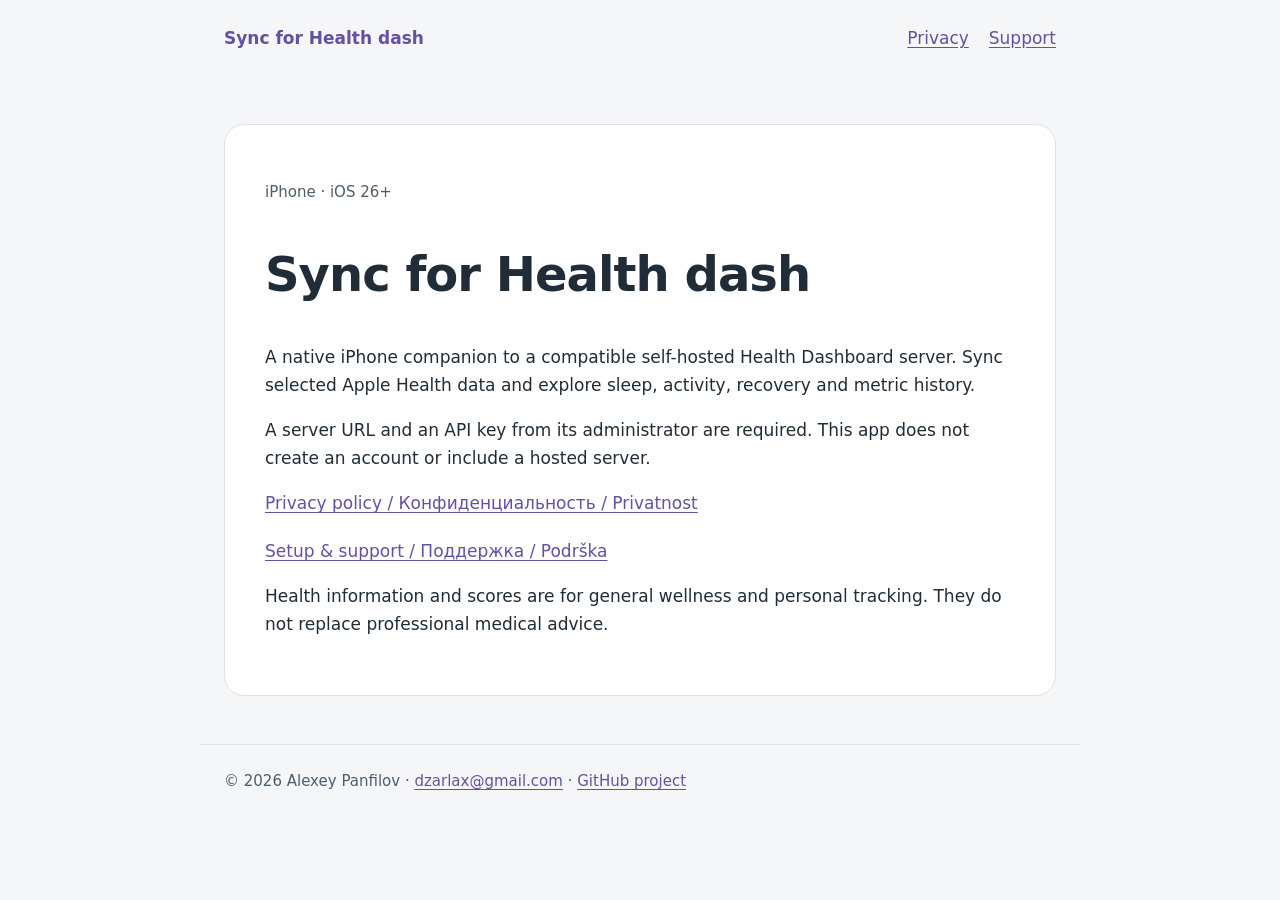
<file: index.html>
<!doctype html>
<html lang="en"><head><meta charset="utf-8"><meta name="viewport" content="width=device-width,initial-scale=1"><meta name="description" content="Health Sync for Sync for Health dash, an iPhone companion to a self-hosted Health Dashboard server."><title>Health Sync · Sync for Health dash</title><link rel="stylesheet" href="site.css"></head><body><header><a href="index.html">Sync for Health dash</a><nav aria-label="Site"><a href="privacy.html">Privacy</a><a href="support.html">Support</a></nav></header><main><article><p class="meta">iPhone · iOS 26+</p><h1>Sync for Health dash</h1><p>A native iPhone companion to a compatible self-hosted Health Dashboard server. Sync selected Apple Health data and explore sleep, activity, recovery and metric history.</p><p>A server URL and an API key from its administrator are required. This app does not create an account or include a hosted server.</p><nav><a href="privacy.html">Privacy policy / Конфиденциальность / Privatnost</a><a href="support.html">Setup &amp; support / Поддержка / Podrška</a></nav><p>Health information and scores are for general wellness and personal tracking. They do not replace professional medical advice.</p></article></main><footer>© 2026 Alexey Panfilov · <a href="mailto:dzarlax@gmail.com">dzarlax@gmail.com</a> · <a href="https://github.com/Dzarlax-AI/health-sync">GitHub project</a></footer></body></html>
</file>
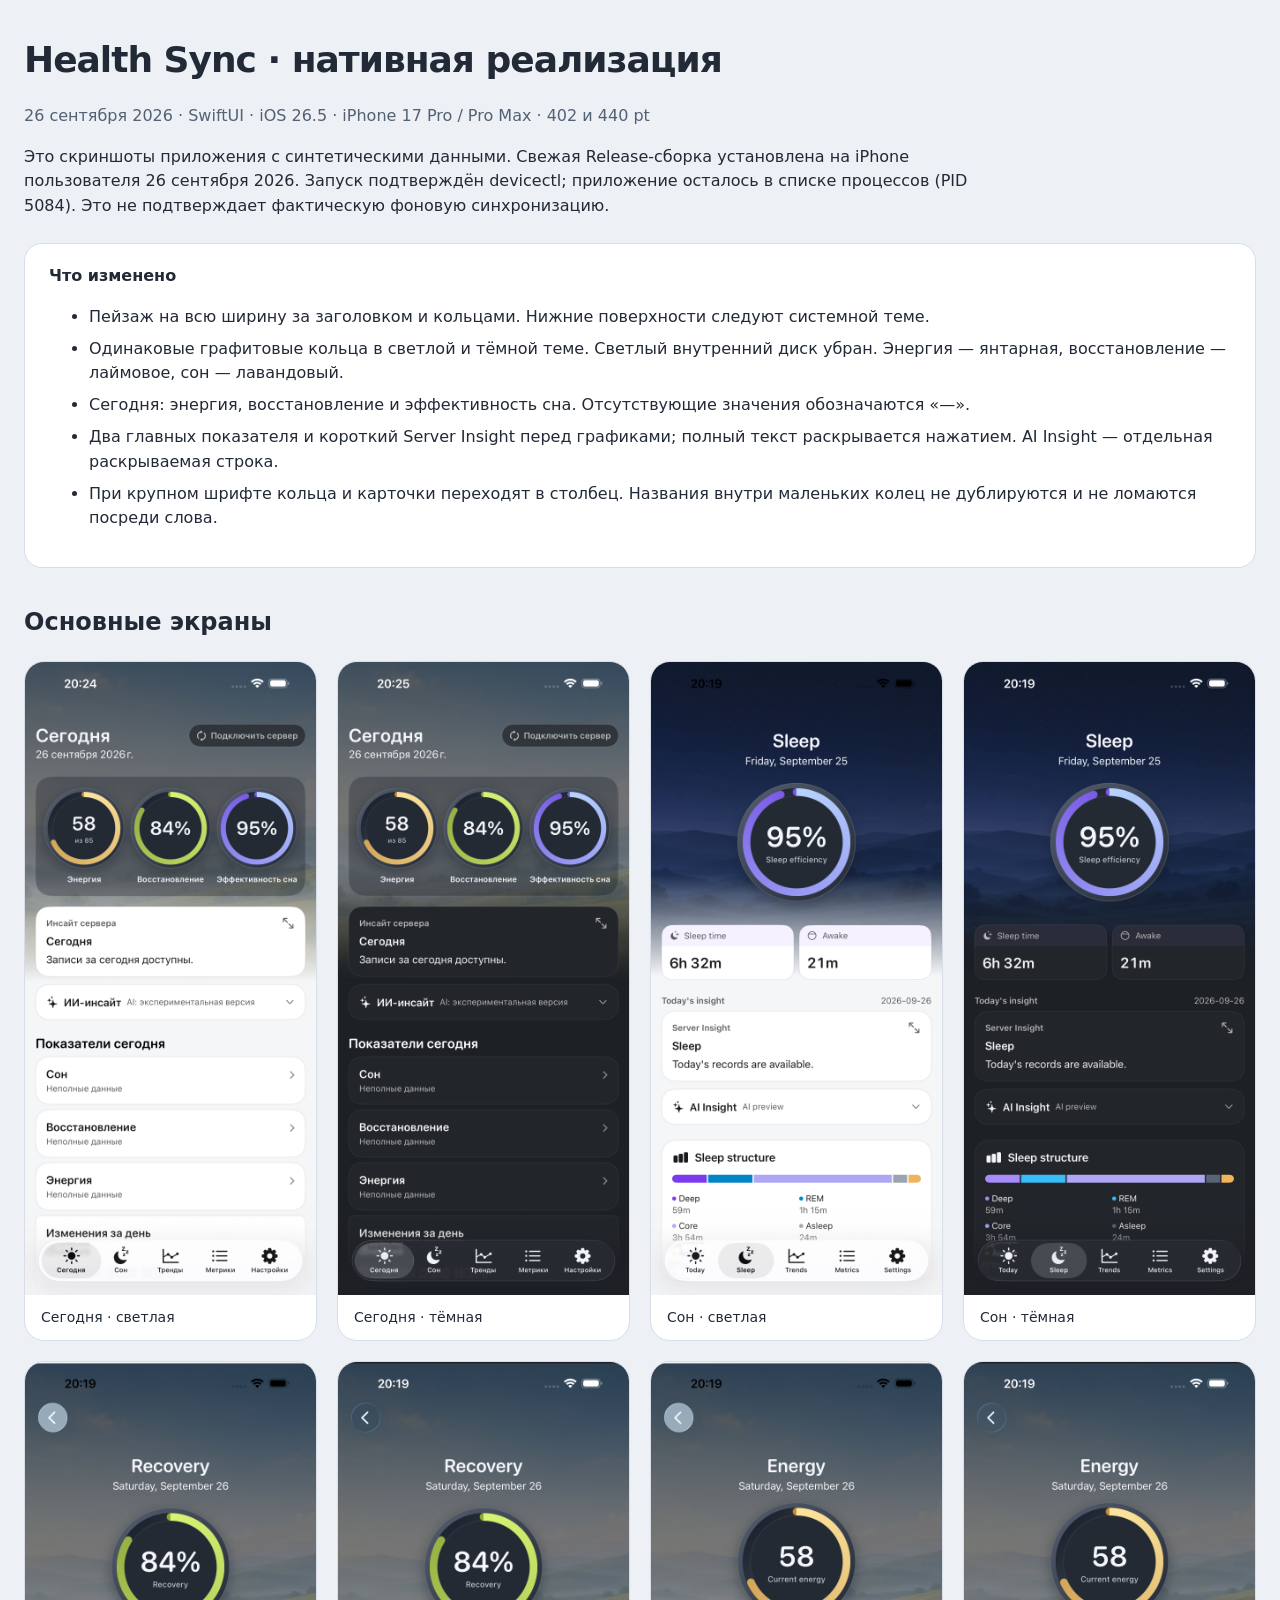
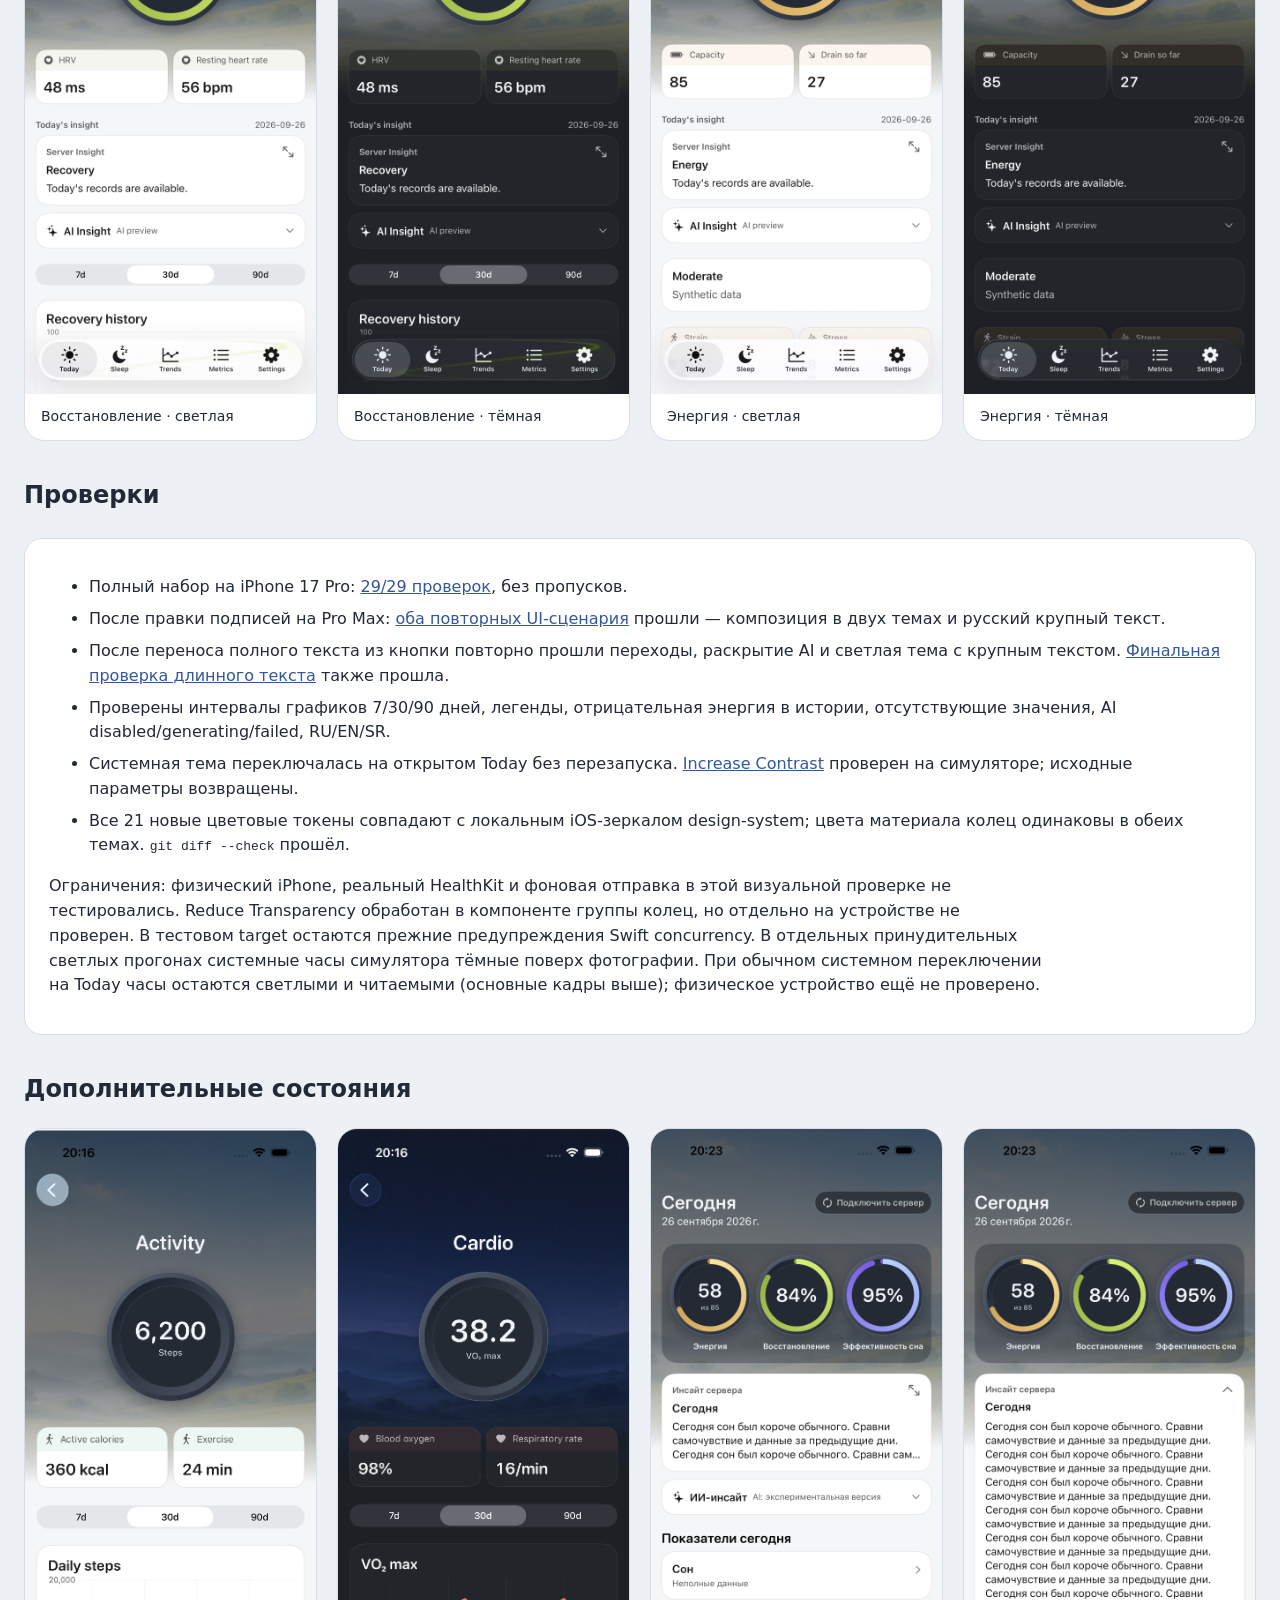
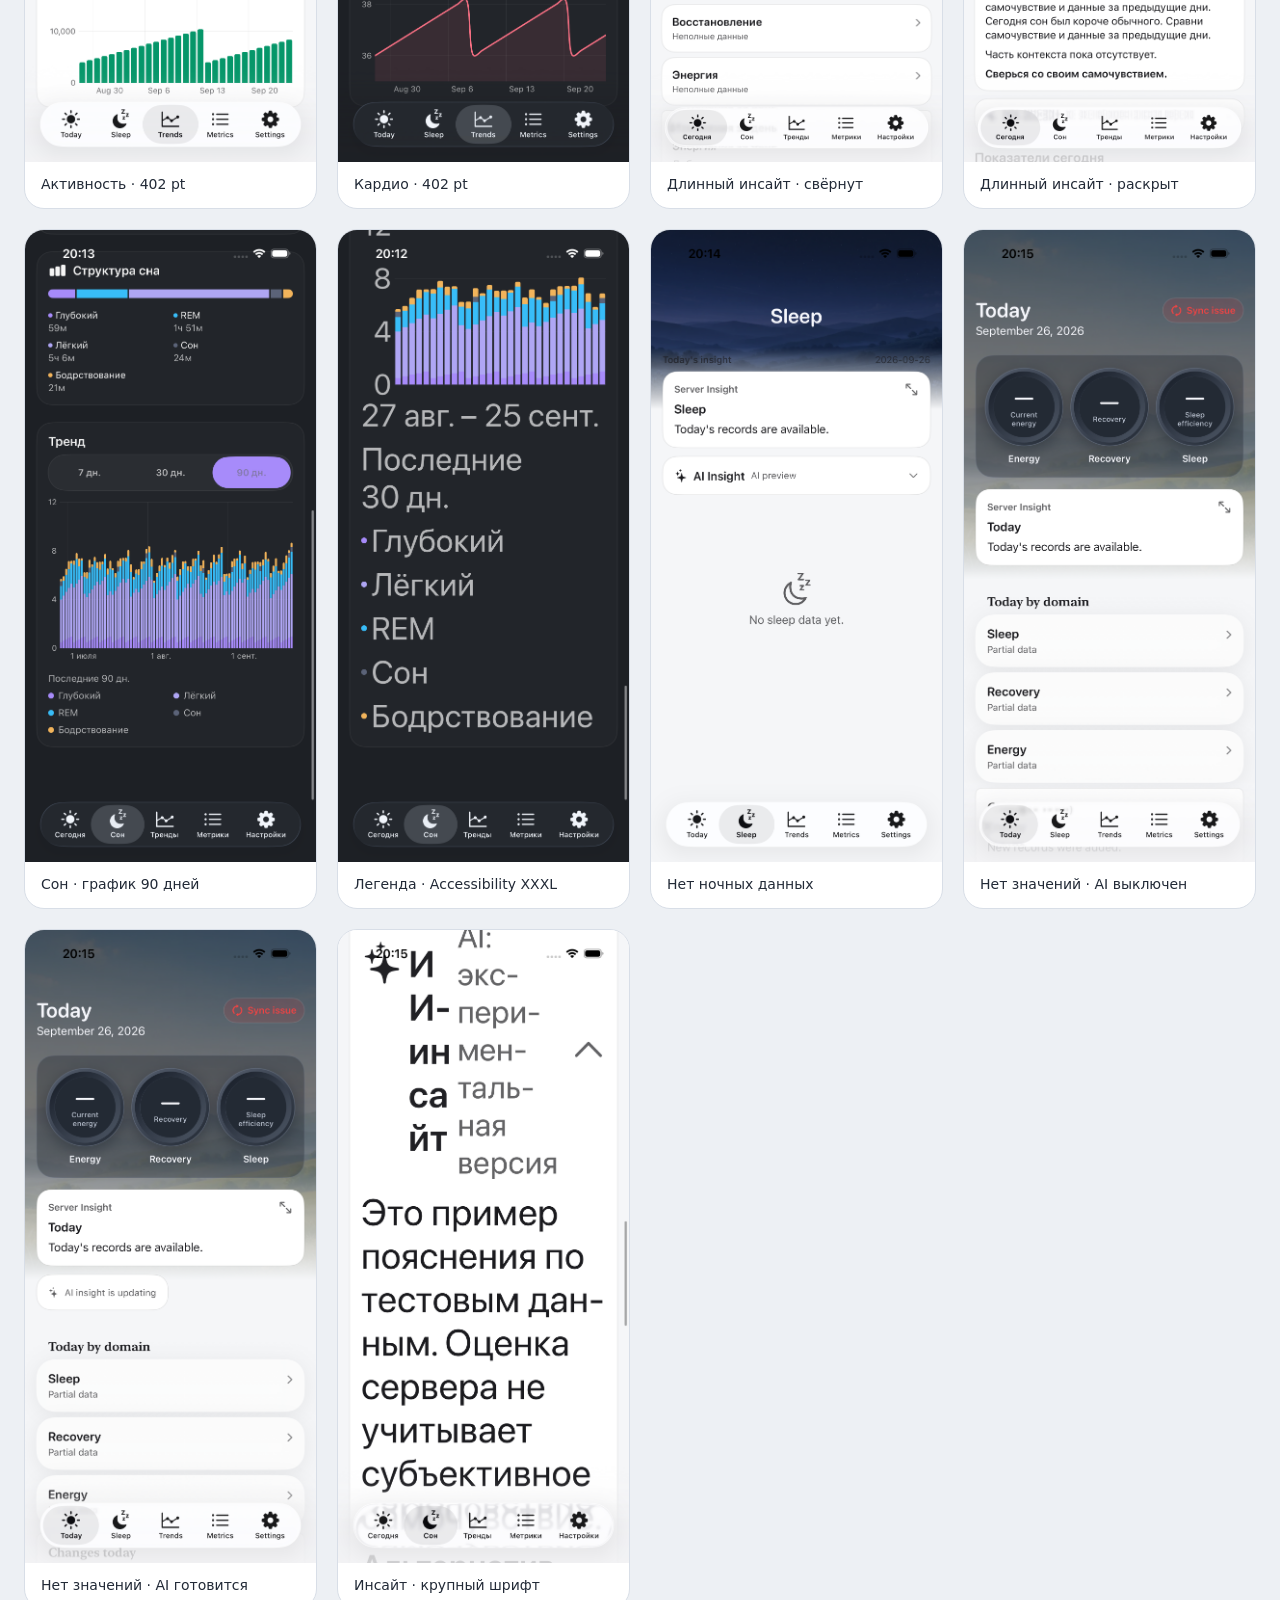
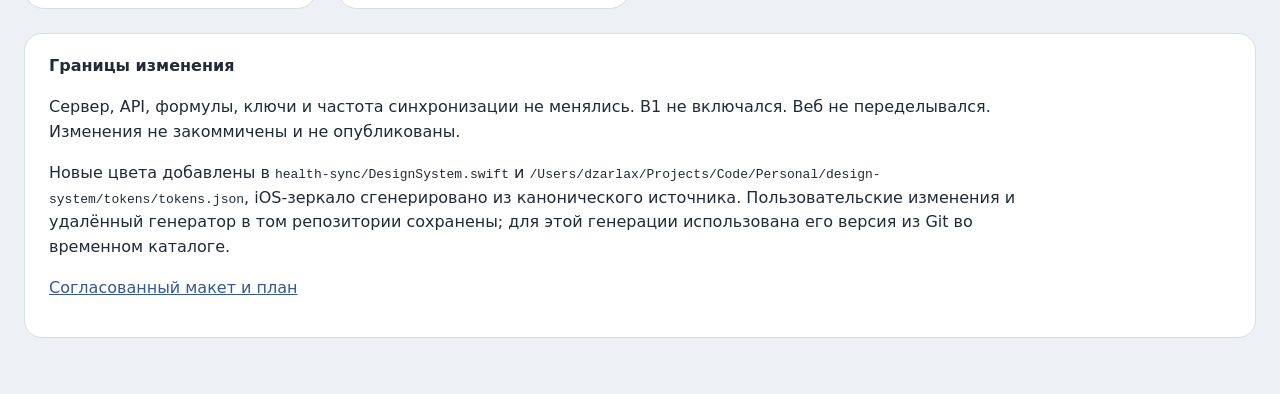
<file: docs/reviews/2026-09-26-bevel-native/index.html>
<!doctype html><html lang="ru"><meta charset="utf-8"><meta name="viewport" content="width=device-width,initial-scale=1"><title>Health Sync · нативный дизайн</title><style>*{box-sizing:border-box}body{margin:0;background:#edf0f4;color:#222a37;font:16px/1.55 system-ui,-apple-system,sans-serif}main{max-width:1440px;margin:auto;padding:32px 24px}h1{font-size:36px;letter-spacing:-1px;margin:0 0 8px}h2{margin-top:36px;font-size:24px}p{max-width:1000px}.meta{color:#536174}.box{padding:20px 24px;background:white;border:1px solid #d8dee7;border-radius:18px;margin:24px 0}.grid{display:grid;grid-template-columns:repeat(4,minmax(0,1fr));gap:20px}figure{margin:0;background:white;border-radius:20px;overflow:hidden;border:1px solid #d8dee7}img{display:block;width:100%;height:auto}figcaption{padding:12px 16px;font-size:14px}a{color:#345797}li{margin:7px 0}code{font-size:13px;overflow-wrap:anywhere}@media(max-width:1000px){.grid{grid-template-columns:repeat(2,minmax(0,1fr))}}@media(max-width:550px){main{padding:24px 12px}.grid{grid-template-columns:1fr}h1{font-size:28px}}</style><main><h1>Health Sync · нативная реализация</h1><p class="meta">26 сентября 2026 · SwiftUI · iOS 26.5 · iPhone 17 Pro / Pro Max · 402 и 440 pt</p><p>Это скриншоты приложения с синтетическими данными. Свежая Release-сборка установлена на iPhone пользователя 26 сентября 2026. Запуск подтверждён devicectl; приложение осталось в списке процессов (PID 5084). Это не подтверждает фактическую фоновую синхронизацию.</p><div class="box"><b>Что изменено</b><ul><li>Пейзаж на всю ширину за заголовком и кольцами. Нижние поверхности следуют системной теме.</li><li>Одинаковые графитовые кольца в светлой и тёмной теме. Светлый внутренний диск убран. Энергия — янтарная, восстановление — лаймовое, сон — лавандовый.</li><li>Сегодня: энергия, восстановление и эффективность сна. Отсутствующие значения обозначаются «—».</li><li>Два главных показателя и короткий Server Insight перед графиками; полный текст раскрывается нажатием. AI Insight — отдельная раскрываемая строка.</li><li>При крупном шрифте кольца и карточки переходят в столбец. Названия внутри маленьких колец не дублируются и не ломаются посреди слова.</li></ul></div><h2>Основные экраны</h2><div class="grid"><figure><a href="screenshots/today-system-light-440.png"><img loading="lazy" src="screenshots/today-system-light-440.png" alt="Сегодня · светлая"></a><figcaption>Сегодня · светлая</figcaption></figure><figure><a href="screenshots/today-system-dark-440.png"><img loading="lazy" src="screenshots/today-system-dark-440.png" alt="Сегодня · тёмная"></a><figcaption>Сегодня · тёмная</figcaption></figure><figure><a href="screenshots/sleep-top-light-440.png"><img loading="lazy" src="screenshots/sleep-top-light-440.png" alt="Сон · светлая"></a><figcaption>Сон · светлая</figcaption></figure><figure><a href="screenshots/sleep-top-dark-440.png"><img loading="lazy" src="screenshots/sleep-top-dark-440.png" alt="Сон · тёмная"></a><figcaption>Сон · тёмная</figcaption></figure><figure><a href="screenshots/recovery-top-light-440.png"><img loading="lazy" src="screenshots/recovery-top-light-440.png" alt="Восстановление · светлая"></a><figcaption>Восстановление · светлая</figcaption></figure><figure><a href="screenshots/recovery-top-dark-440.png"><img loading="lazy" src="screenshots/recovery-top-dark-440.png" alt="Восстановление · тёмная"></a><figcaption>Восстановление · тёмная</figcaption></figure><figure><a href="screenshots/energy-top-light-440.png"><img loading="lazy" src="screenshots/energy-top-light-440.png" alt="Энергия · светлая"></a><figcaption>Энергия · светлая</figcaption></figure><figure><a href="screenshots/energy-top-dark-440.png"><img loading="lazy" src="screenshots/energy-top-dark-440.png" alt="Энергия · тёмная"></a><figcaption>Энергия · тёмная</figcaption></figure></div><h2>Проверки</h2><div class="box"><ul><li>Полный набор на iPhone 17 Pro: <a href="test-results-402.json">29/29 проверок</a>, без пропусков.</li><li>После правки подписей на Pro Max: <a href="test-results-440.json">оба повторных UI-сценария</a> прошли — композиция в двух темах и русский крупный текст.</li><li>После переноса полного текста из кнопки повторно прошли переходы, раскрытие AI и светлая тема с крупным текстом. <a href="test-results-long-text.json">Финальная проверка длинного текста</a> также прошла.</li><li>Проверены интервалы графиков 7/30/90 дней, легенды, отрицательная энергия в истории, отсутствующие значения, AI disabled/generating/failed, RU/EN/SR.</li><li>Системная тема переключалась на открытом Today без перезапуска. <a href="screenshots/today-increase-contrast-440.png">Increase Contrast</a> проверен на симуляторе; исходные параметры возвращены.</li><li>Все 21 новые цветовые токены совпадают с локальным iOS-зеркалом design-system; цвета материала колец одинаковы в обеих темах. <code>git diff --check</code> прошёл.</li></ul><p>Ограничения: физический iPhone, реальный HealthKit и фоновая отправка в этой визуальной проверке не тестировались. Reduce Transparency обработан в компоненте группы колец, но отдельно на устройстве не проверен. В тестовом target остаются прежние предупреждения Swift concurrency. В отдельных принудительных светлых прогонах системные часы симулятора тёмные поверх фотографии. При обычном системном переключении на Today часы остаются светлыми и читаемыми (основные кадры выше); физическое устройство ещё не проверено.</p></div><h2>Дополнительные состояния</h2><div class="grid"><figure><a href="screenshots/activity-landscape-light-402.png"><img loading="lazy" src="screenshots/activity-landscape-light-402.png" alt="Активность · 402 pt"></a><figcaption>Активность · 402 pt</figcaption></figure><figure><a href="screenshots/cardio-landscape-dark-402.png"><img loading="lazy" src="screenshots/cardio-landscape-dark-402.png" alt="Кардио · 402 pt"></a><figcaption>Кардио · 402 pt</figcaption></figure><figure><a href="screenshots/long-server-insight-collapsed-440.png"><img loading="lazy" src="screenshots/long-server-insight-collapsed-440.png" alt="Длинный инсайт · свёрнут"></a><figcaption>Длинный инсайт · свёрнут</figcaption></figure><figure><a href="screenshots/long-server-insight-expanded-440.png"><img loading="lazy" src="screenshots/long-server-insight-expanded-440.png" alt="Длинный инсайт · раскрыт"></a><figcaption>Длинный инсайт · раскрыт</figcaption></figure><figure><a href="screenshots/sleep-90-days-normal-402.png"><img loading="lazy" src="screenshots/sleep-90-days-normal-402.png" alt="Сон · график 90 дней"></a><figcaption>Сон · график 90 дней</figcaption></figure><figure><a href="screenshots/sleep-legend-large-402.png"><img loading="lazy" src="screenshots/sleep-legend-large-402.png" alt="Легенда · Accessibility XXXL"></a><figcaption>Легенда · Accessibility XXXL</figcaption></figure><figure><a href="screenshots/empty-sleep-402.png"><img loading="lazy" src="screenshots/empty-sleep-402.png" alt="Нет ночных данных"></a><figcaption>Нет ночных данных</figcaption></figure><figure><a href="screenshots/missing-metrics-ai-disabled-402.png"><img loading="lazy" src="screenshots/missing-metrics-ai-disabled-402.png" alt="Нет значений · AI выключен"></a><figcaption>Нет значений · AI выключен</figcaption></figure><figure><a href="screenshots/missing-metrics-ai-generating-402.png"><img loading="lazy" src="screenshots/missing-metrics-ai-generating-402.png" alt="Нет значений · AI готовится"></a><figcaption>Нет значений · AI готовится</figcaption></figure><figure><a href="screenshots/sleep-expanded-light-large-402.png"><img loading="lazy" src="screenshots/sleep-expanded-light-large-402.png" alt="Инсайт · крупный шрифт"></a><figcaption>Инсайт · крупный шрифт</figcaption></figure></div><div class="box"><b>Границы изменения</b><p>Сервер, API, формулы, ключи и частота синхронизации не менялись. B1 не включался. Веб не переделывался. Изменения не закоммичены и не опубликованы.</p><p>Новые цвета добавлены в <code>health-sync/DesignSystem.swift</code> и <code>/Users/dzarlax/Projects/Code/Personal/design-system/tokens/tokens.json</code>, iOS-зеркало сгенерировано из канонического источника. Пользовательские изменения и удалённый генератор в том репозитории сохранены; для этой генерации использована его версия из Git во временном каталоге.</p><p><a href="../../ai-plans/2026-09-26-bevel-inspired-native-design.html">Согласованный макет и план</a></p></div></main></html>
</file>
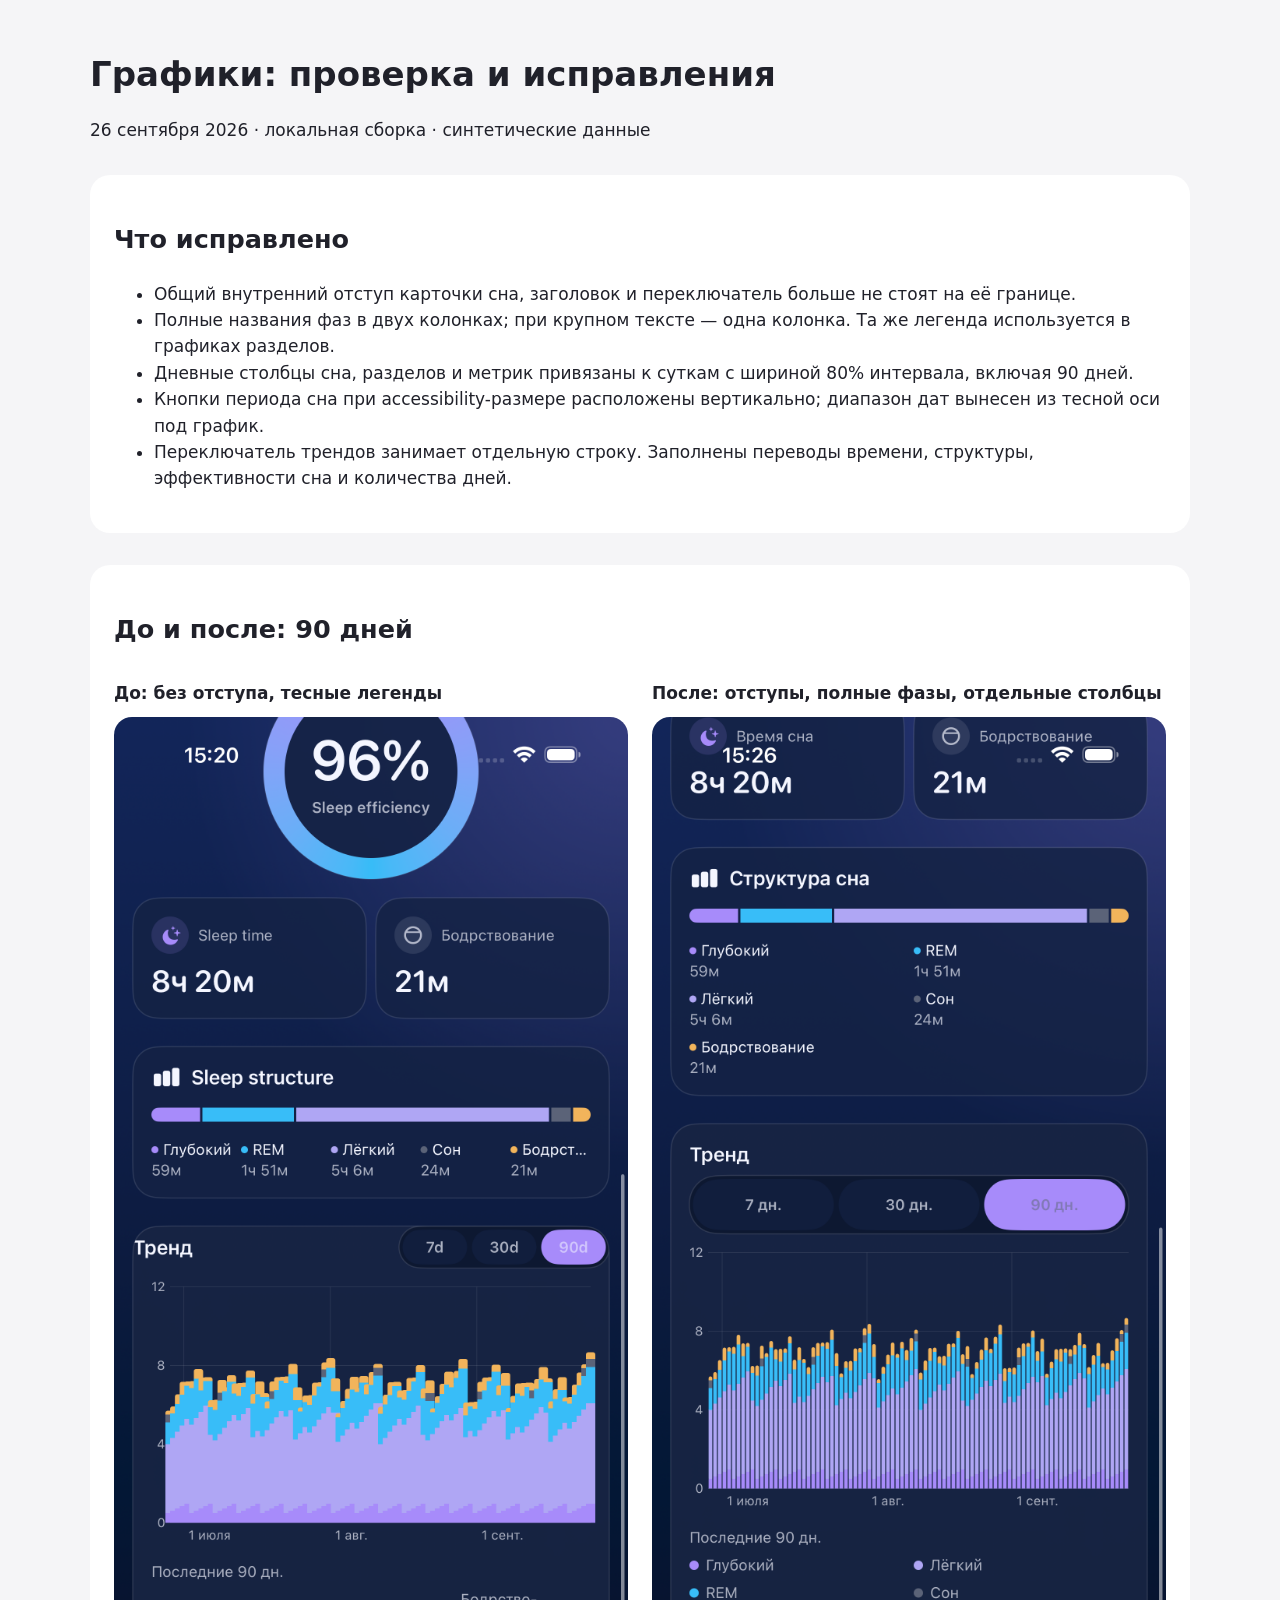
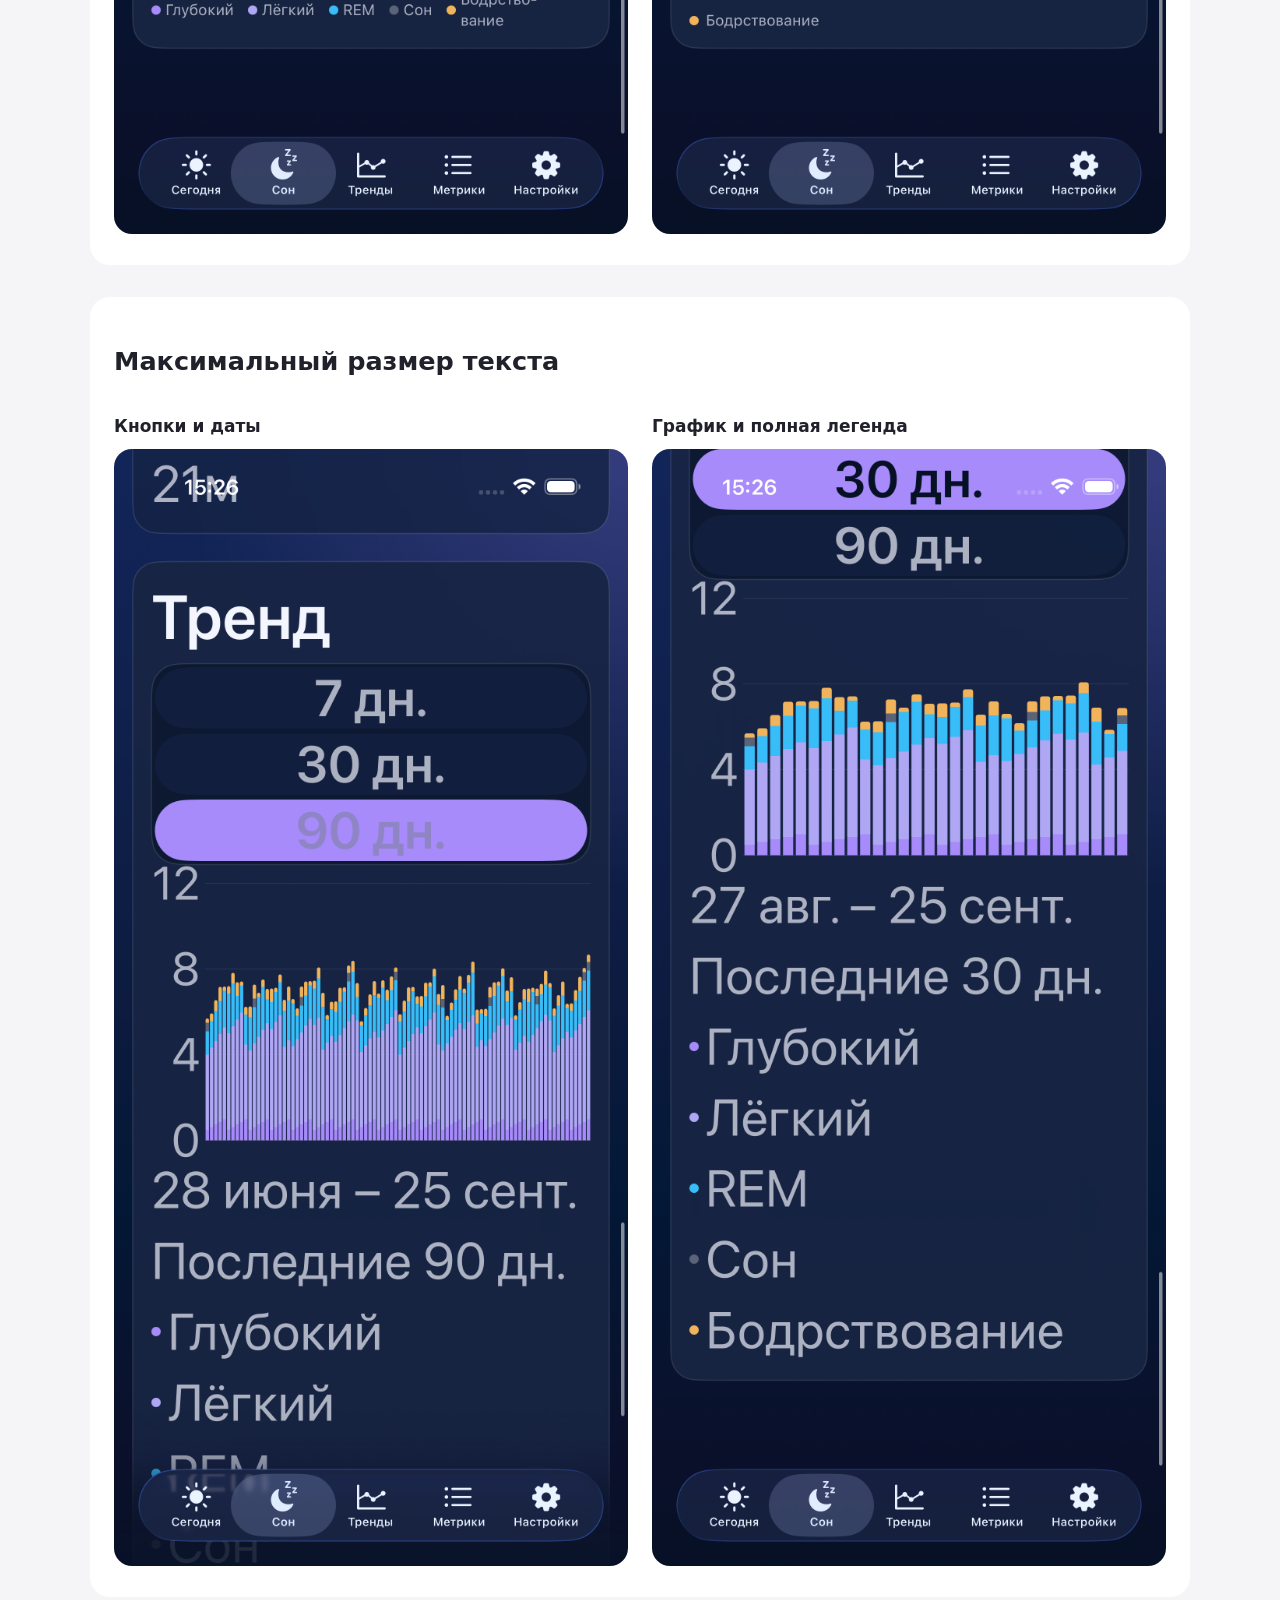
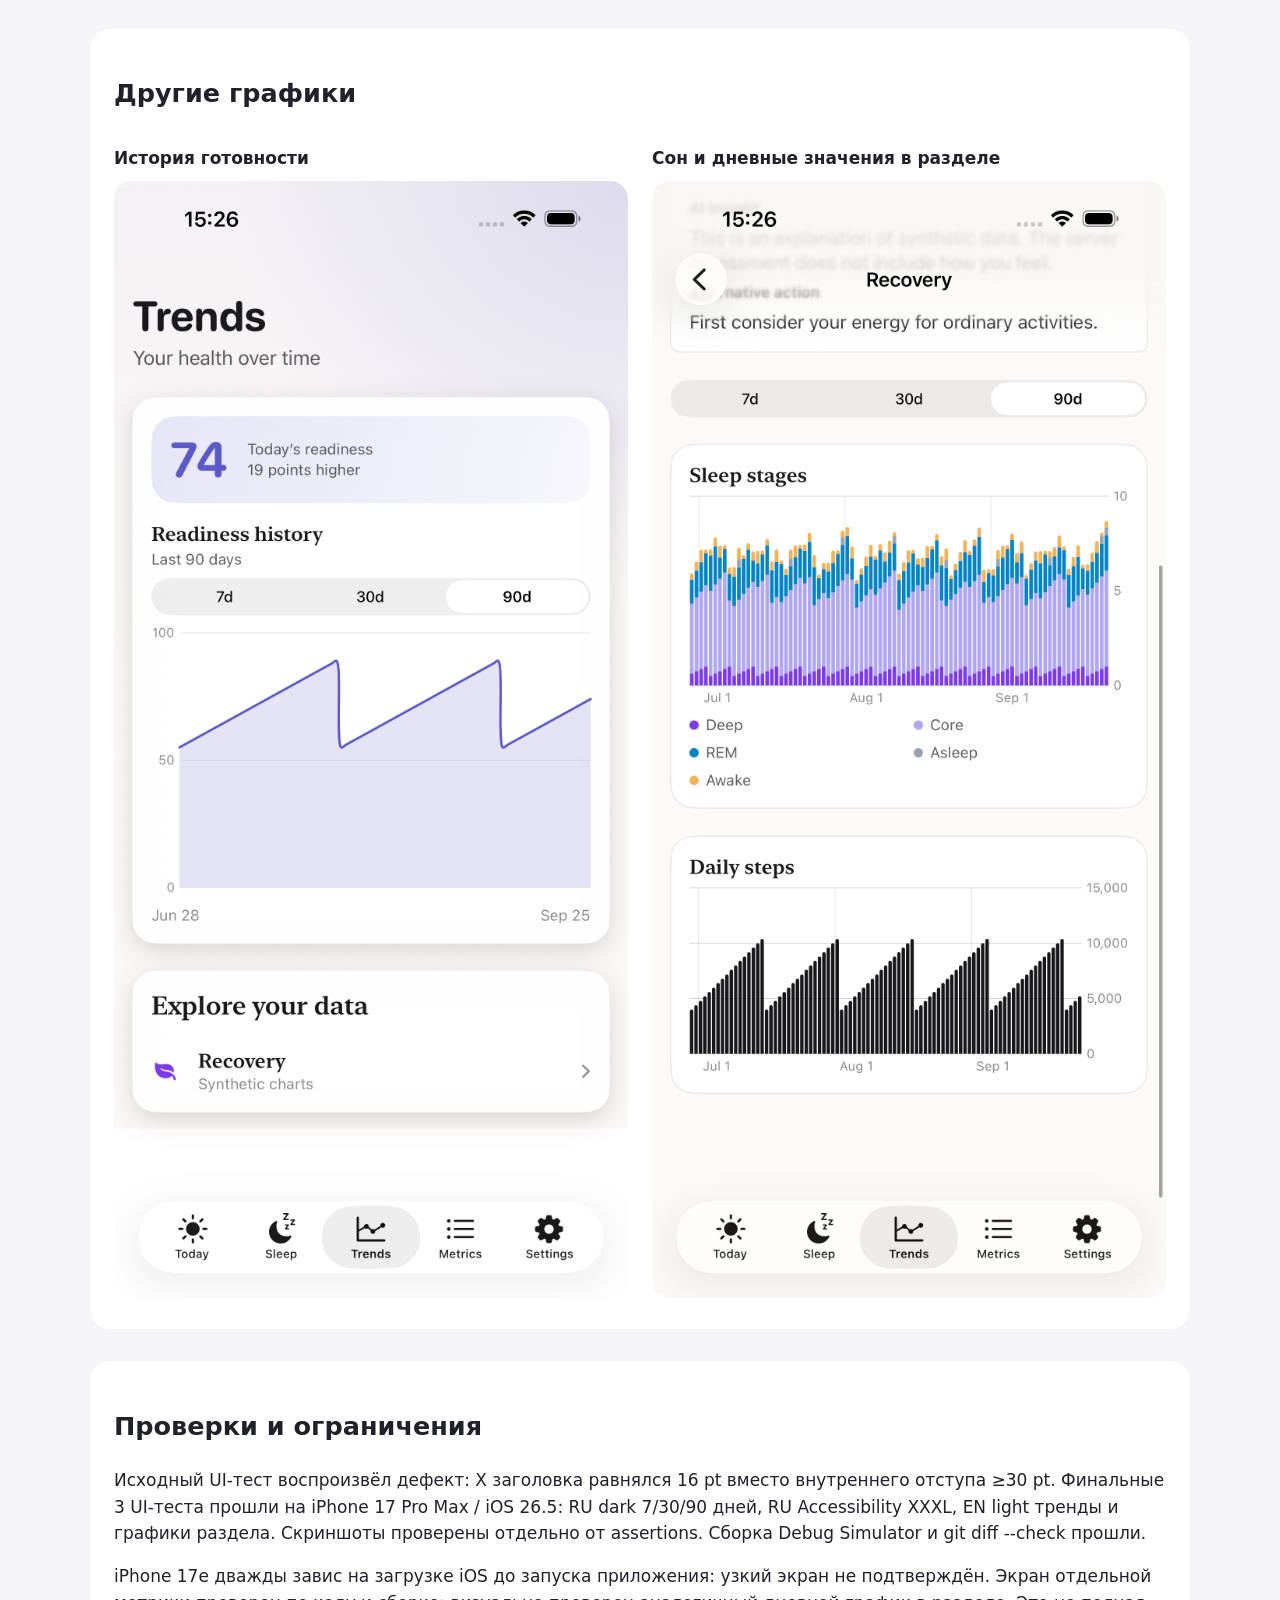
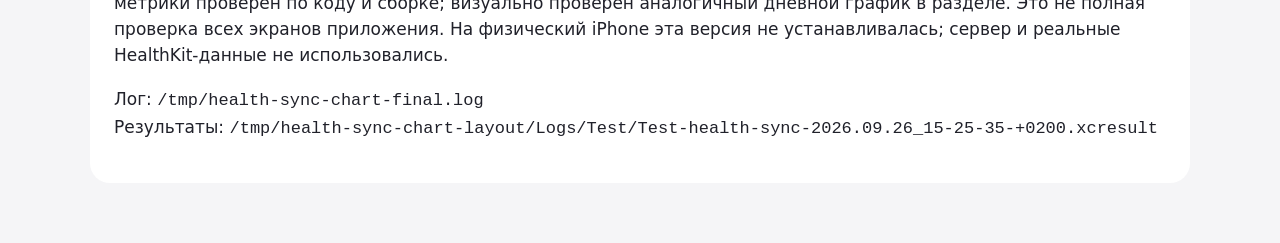
<file: docs/reviews/2026-09-26-chart-layout/index.html>
<!doctype html><html lang="ru"><meta charset="utf-8"><meta name="viewport" content="width=device-width,initial-scale=1"><title>Health Sync — исправления графиков</title><style>body{font:17px/1.55 system-ui;background:#f5f5f7;color:#20212a;margin:0;padding:32px}main{max-width:1100px;margin:auto}h1{line-height:1.15}.grid{display:grid;grid-template-columns:repeat(auto-fit,minmax(250px,1fr));gap:24px}figure{margin:0}img{width:100%;border-radius:18px}figcaption{font-weight:600;margin:10px 0}section{margin:32px 0;padding:24px;background:white;border-radius:20px}code{overflow-wrap:anywhere}</style><main><h1>Графики: проверка и исправления</h1><p>26 сентября 2026 · локальная сборка · синтетические данные</p><section><h2>Что исправлено</h2><ul><li>Общий внутренний отступ карточки сна, заголовок и переключатель больше не стоят на её границе.</li><li>Полные названия фаз в двух колонках; при крупном тексте — одна колонка. Та же легенда используется в графиках разделов.</li><li>Дневные столбцы сна, разделов и метрик привязаны к суткам с шириной 80% интервала, включая 90 дней.</li><li>Кнопки периода сна при accessibility-размере расположены вертикально; диапазон дат вынесен из тесной оси под график.</li><li>Переключатель трендов занимает отдельную строку. Заполнены переводы времени, структуры, эффективности сна и количества дней.</li></ul></section><section><h2>До и после: 90 дней</h2><div class="grid"><figure><figcaption>До: без отступа, тесные легенды</figcaption><a href="before.png"><img src="before.png" alt="До исправления"></a></figure><figure><figcaption>После: отступы, полные фазы, отдельные столбцы</figcaption><a href="sleep-90-days-normal.png"><img src="sleep-90-days-normal.png" alt="После исправления"></a></figure></div></section><section><h2>Максимальный размер текста</h2><div class="grid"><figure><figcaption>Кнопки и даты</figcaption><img src="sleep-90-days-large.png" alt="90 дней с крупным текстом"></figure><figure><figcaption>График и полная легенда</figcaption><img src="sleep-legend-large.png" alt="Легенда с крупным текстом"></figure></div></section><section><h2>Другие графики</h2><div class="grid"><figure><figcaption>История готовности</figcaption><img src="readiness-90-days.png" alt="Тренды"></figure><figure><figcaption>Сон и дневные значения в разделе</figcaption><img src="section-sleep-chart.png" alt="Графики раздела"></figure></div></section><section><h2>Проверки и ограничения</h2><p>Исходный UI-тест воспроизвёл дефект: X заголовка равнялся 16 pt вместо внутреннего отступа ≥30 pt. Финальные 3 UI-теста прошли на iPhone 17 Pro Max / iOS 26.5: RU dark 7/30/90 дней, RU Accessibility XXXL, EN light тренды и графики раздела. Скриншоты проверены отдельно от assertions. Сборка Debug Simulator и git diff --check прошли.</p><p>iPhone 17e дважды завис на загрузке iOS до запуска приложения: узкий экран не подтверждён. Экран отдельной метрики проверен по коду и сборке; визуально проверен аналогичный дневной график в разделе. Это не полная проверка всех экранов приложения. На физический iPhone эта версия не устанавливалась; сервер и реальные HealthKit-данные не использовались.</p><p>Лог: <code>/tmp/health-sync-chart-final.log</code><br>Результаты: <code>/tmp/health-sync-chart-layout/Logs/Test/Test-health-sync-2026.09.26_15-25-35-+0200.xcresult</code></p></section></main></html>
</file>
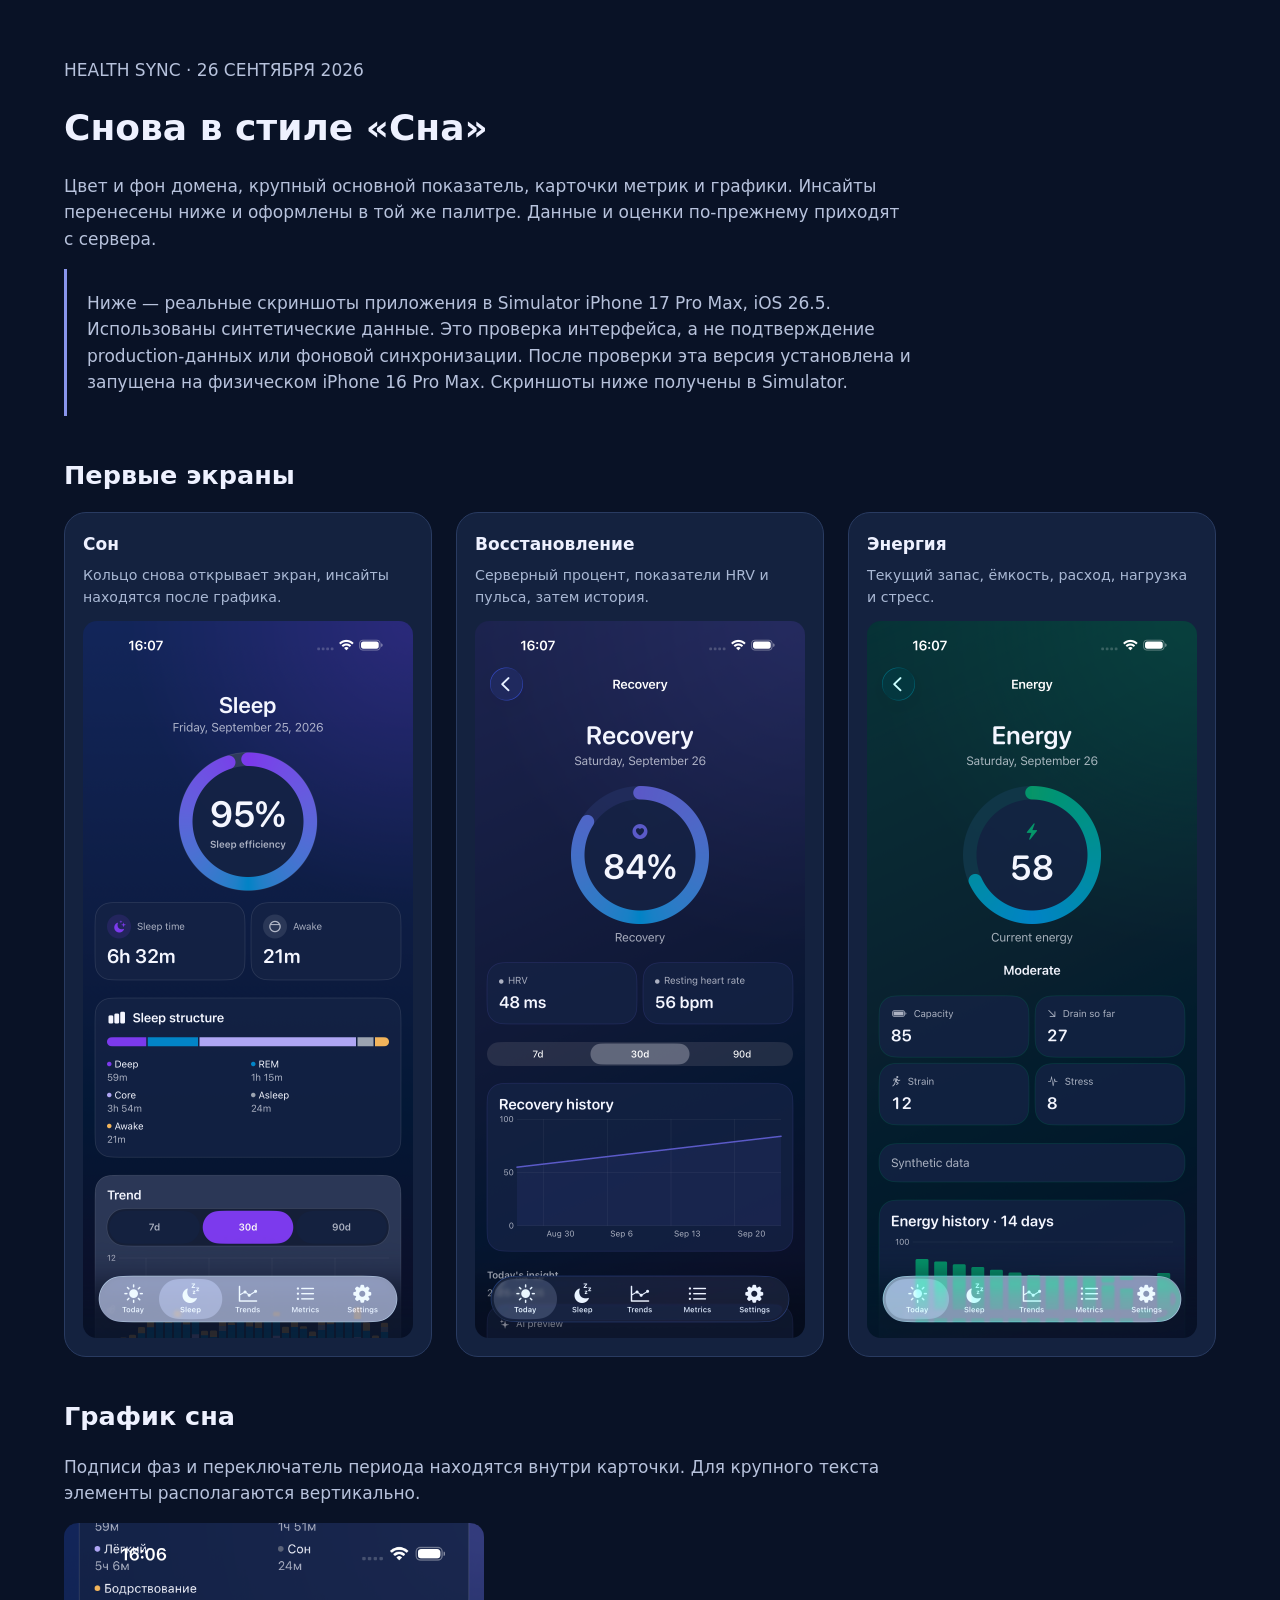
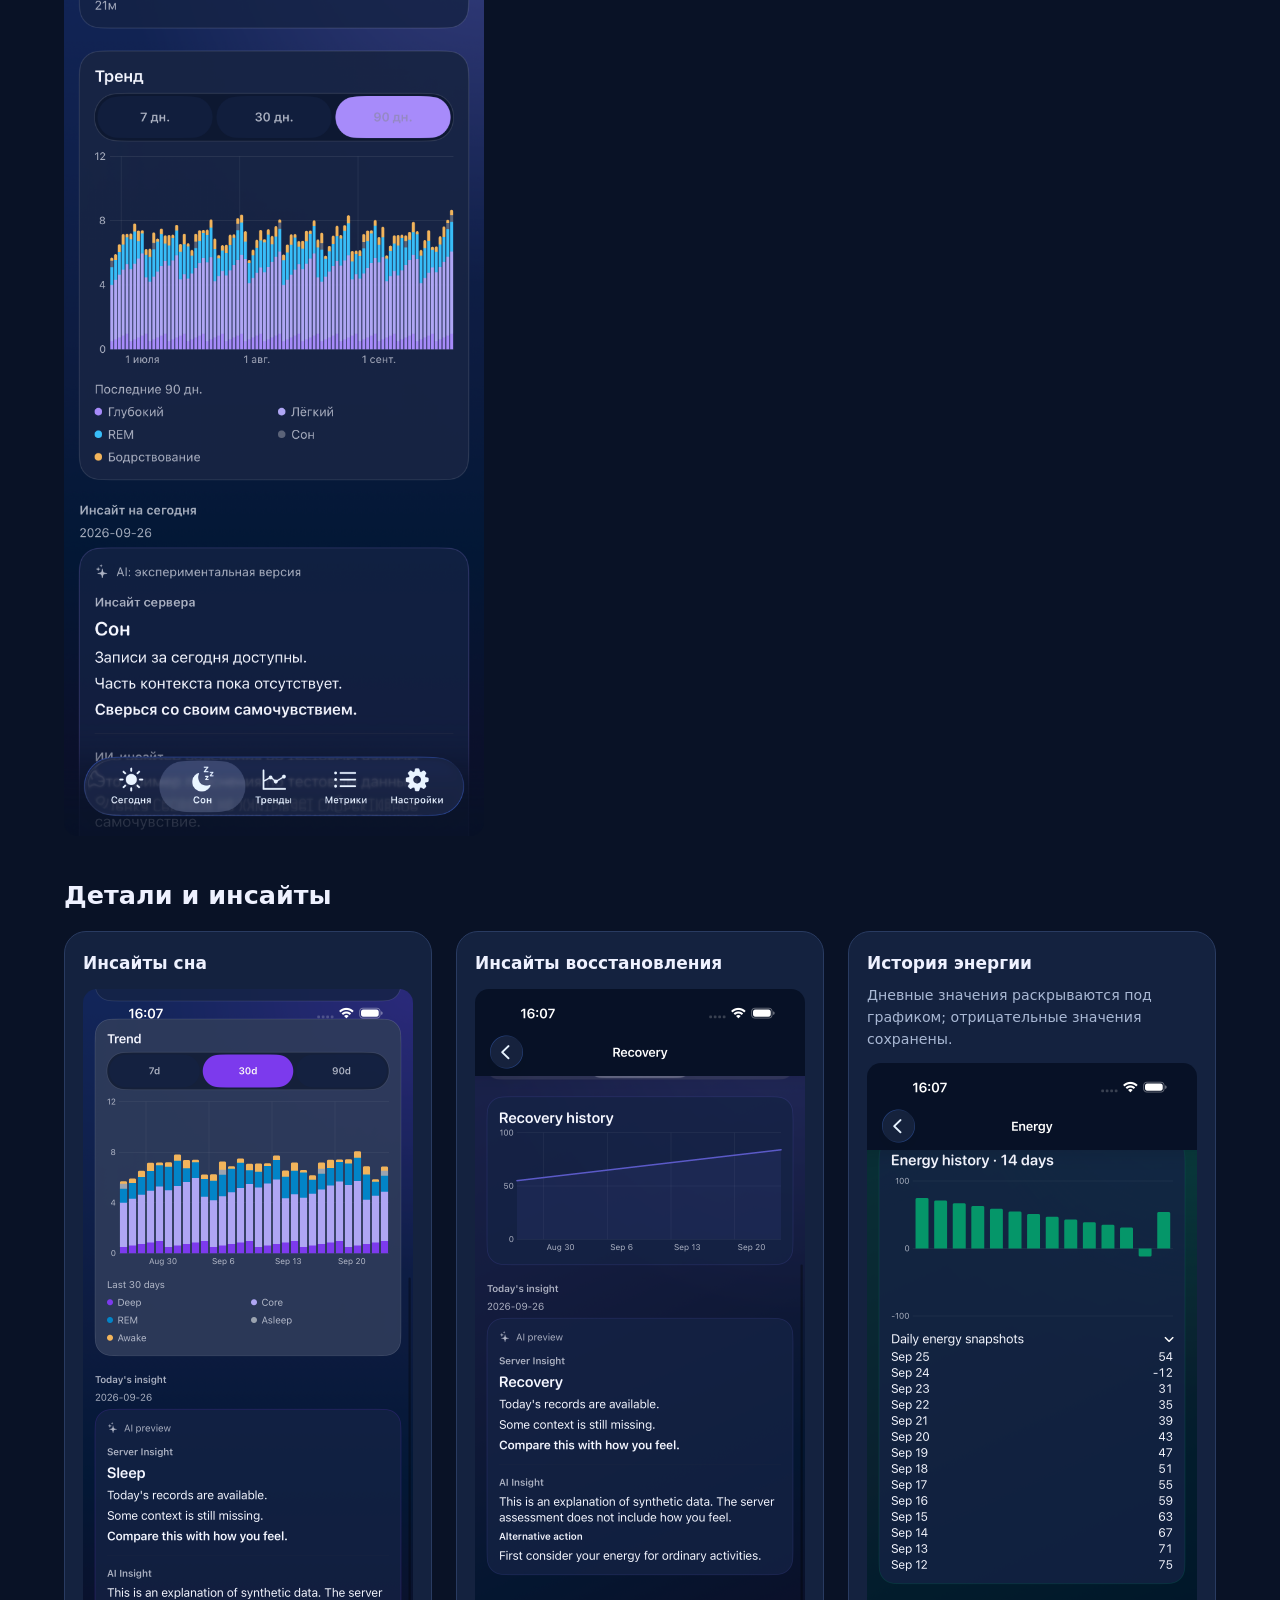
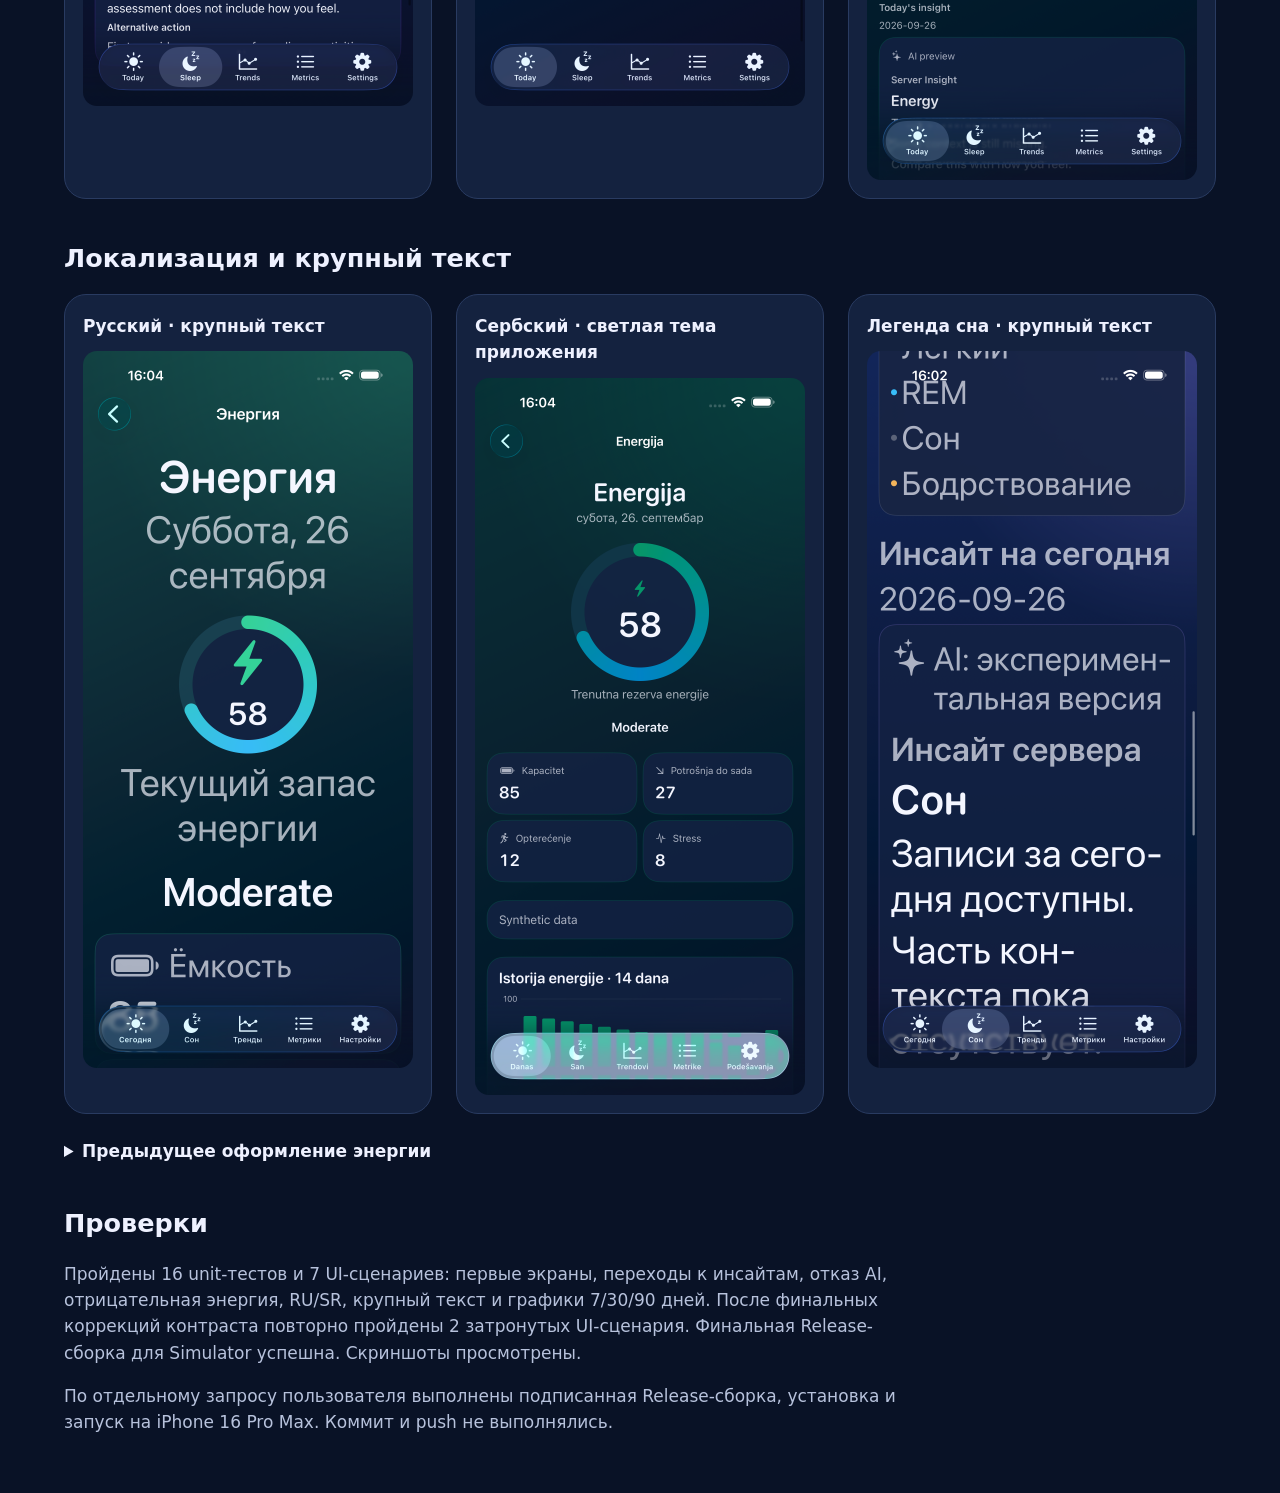
<file: docs/reviews/2026-09-26-domain-style/index.html>
<!doctype html><html lang="ru"><meta charset="utf-8"><meta name="viewport" content="width=device-width,initial-scale=1"><title>Health Sync — оформление доменов</title><style>
*{box-sizing:border-box}body{margin:0;background:#091226;color:#eef1ff;font:17px/1.55 system-ui,sans-serif}main{max-width:1200px;margin:auto;padding:40px 24px}h1{font-size:36px;line-height:1.15}h2{margin:40px 0 16px}p{max-width:850px;color:#b7c2dc}a{color:#8cceff}.grid{display:grid;grid-template-columns:repeat(auto-fit,minmax(260px,1fr));gap:24px}figure{margin:0;padding:18px;background:#14223f;border:1px solid #293b61;border-radius:22px}img{display:block;width:100%;height:auto;border-radius:14px;margin-top:12px}figcaption{font-weight:650}small{display:block;color:#a9b8d4;margin:8px 0}.note{border-left:3px solid #8995ec;padding:4px 20px}details{margin:24px 0}summary{cursor:pointer;font-weight:650}
</style><main><p>HEALTH SYNC · 26 СЕНТЯБРЯ 2026</p><h1>Снова в стиле «Сна»</h1><p>Цвет и фон домена, крупный основной показатель, карточки метрик и графики. Инсайты перенесены ниже и оформлены в той же палитре. Данные и оценки по-прежнему приходят с сервера.</p><div class="note"><p>Ниже — реальные скриншоты приложения в Simulator iPhone 17 Pro Max, iOS 26.5. Использованы синтетические данные. Это проверка интерфейса, а не подтверждение production-данных или фоновой синхронизации. После проверки эта версия установлена и запущена на физическом iPhone 16 Pro Max. Скриншоты ниже получены в Simulator.</p></div><h2>Первые экраны</h2><div class="grid"><figure><figcaption>Сон</figcaption><small>Кольцо снова открывает экран, инсайты находятся после графика.</small><a href="sleep-top.png"><img src="sleep-top.png" alt="Первый экран сна"></a></figure><figure><figcaption>Восстановление</figcaption><small>Серверный процент, показатели HRV и пульса, затем история.</small><a href="recovery-top.png"><img src="recovery-top.png" alt="Первый экран восстановления"></a></figure><figure><figcaption>Энергия</figcaption><small>Текущий запас, ёмкость, расход, нагрузка и стресс.</small><a href="energy-top.png"><img src="energy-top.png" alt="Первый экран энергии"></a></figure></div><h2>График сна</h2><p>Подписи фаз и переключатель периода находятся внутри карточки. Для крупного текста элементы располагаются вертикально.</p><img style="max-width:420px" src="sleep-chart.png" alt="Исправленный график сна за 90 дней"><h2>Детали и инсайты</h2><div class="grid"><figure><figcaption>Инсайты сна</figcaption><img src="sleep-insights.png" alt="Инсайты после графика сна"></figure><figure><figcaption>Инсайты восстановления</figcaption><img src="recovery-insights.png" alt="Инсайты восстановления"></figure><figure><figcaption>История энергии</figcaption><small>Дневные значения раскрываются под графиком; отрицательные значения сохранены.</small><img src="energy-history.png" alt="Дневная история энергии"></figure></div><h2>Локализация и крупный текст</h2><div class="grid"><figure><figcaption>Русский · крупный текст</figcaption><img src="energy-top-ru.png" alt="Энергия на русском с крупным текстом"></figure><figure><figcaption>Сербский · светлая тема приложения</figcaption><img src="energy-top-sr.png" alt="Энергия на сербском"></figure><figure><figcaption>Легенда сна · крупный текст</figcaption><img src="sleep-legend-large.png" alt="Легенда сна с крупным текстом"></figure></div><details><summary>Предыдущее оформление энергии</summary><p>Предыдущая версия была построена как набор обычных карточек. Текущая возвращает композицию согласованного образца.</p><img style="max-width:420px" src="../2026-09-26-ios-insights-energy/energy-en.png" alt="Энергия до исправления"></details><h2>Проверки</h2><p id="verification">Пройдены 16 unit-тестов и 7 UI-сценариев: первые экраны, переходы к инсайтам, отказ AI, отрицательная энергия, RU/SR, крупный текст и графики 7/30/90 дней. После финальных коррекций контраста повторно пройдены 2 затронутых UI-сценария. Финальная Release-сборка для Simulator успешна. Скриншоты просмотрены.</p><p>По отдельному запросу пользователя выполнены подписанная Release-сборка, установка и запуск на iPhone 16 Pro Max. Коммит и push не выполнялись.</p></main></html>
</file>
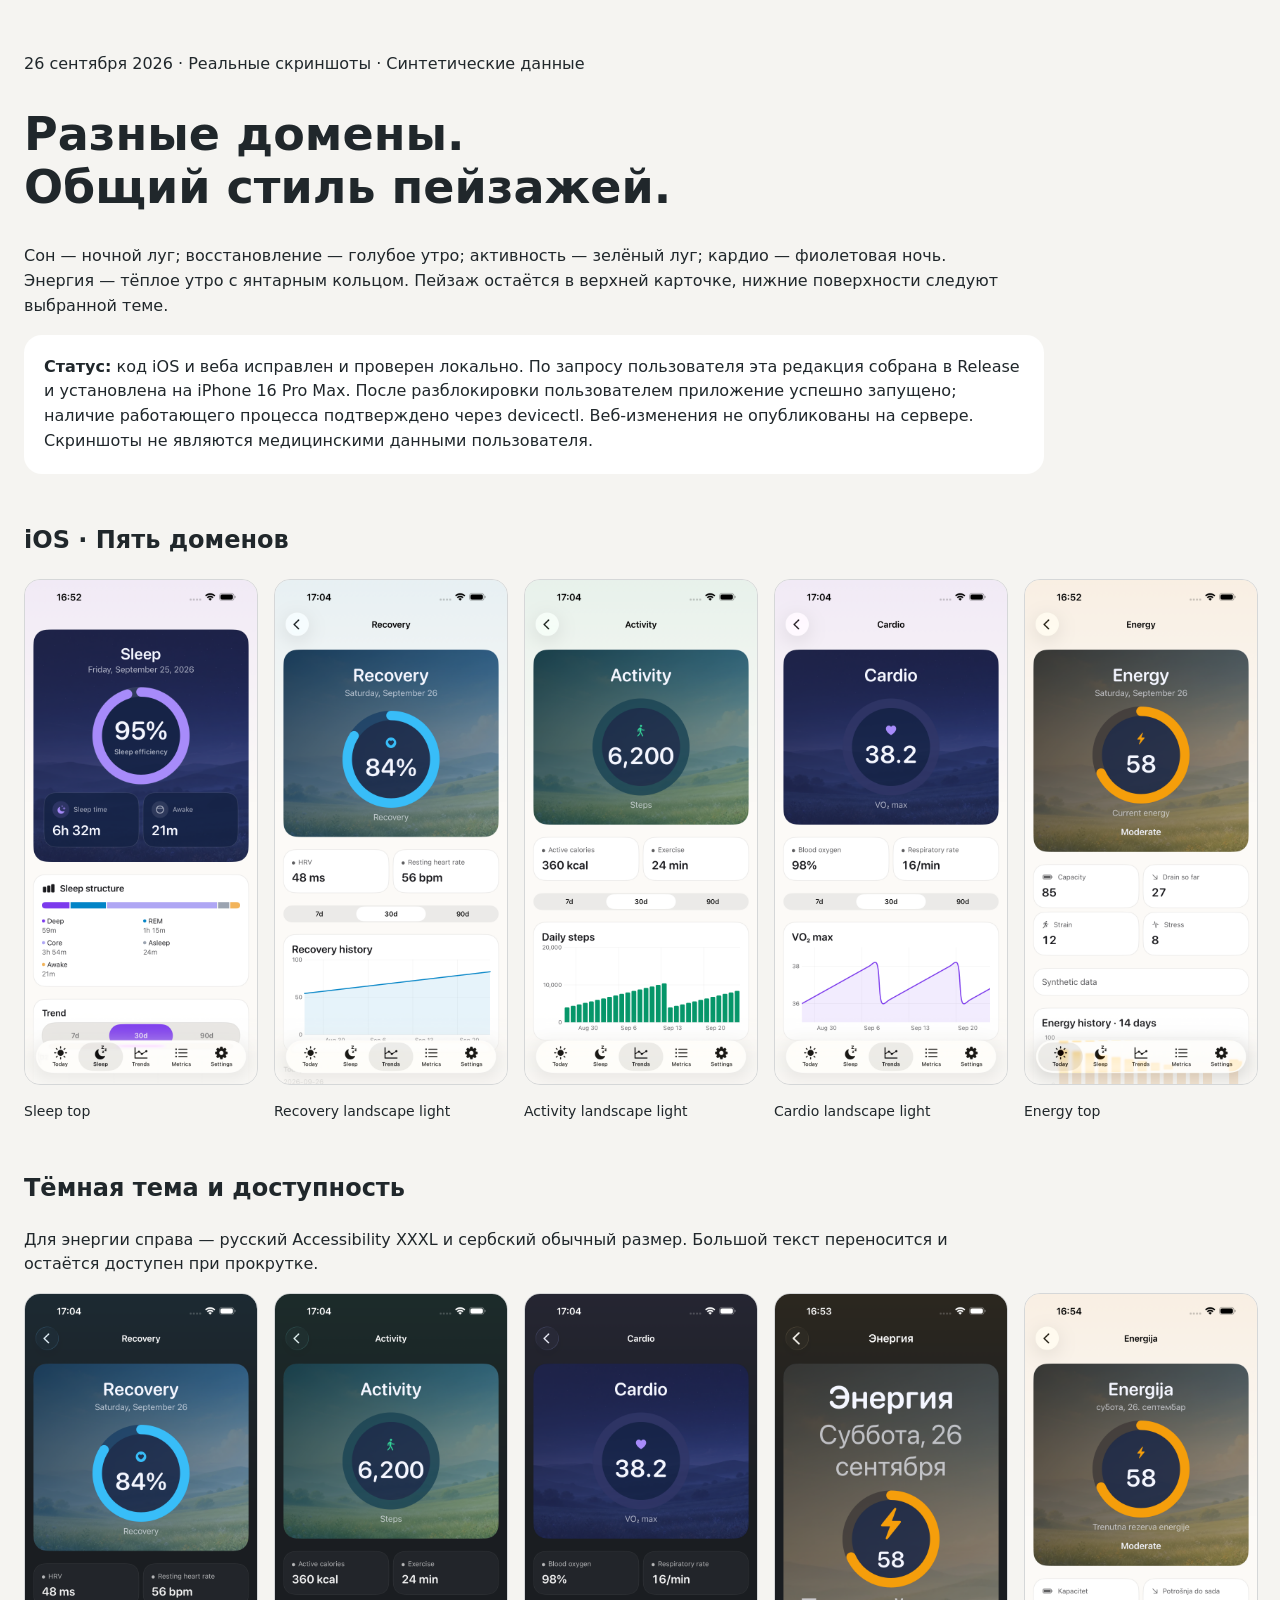
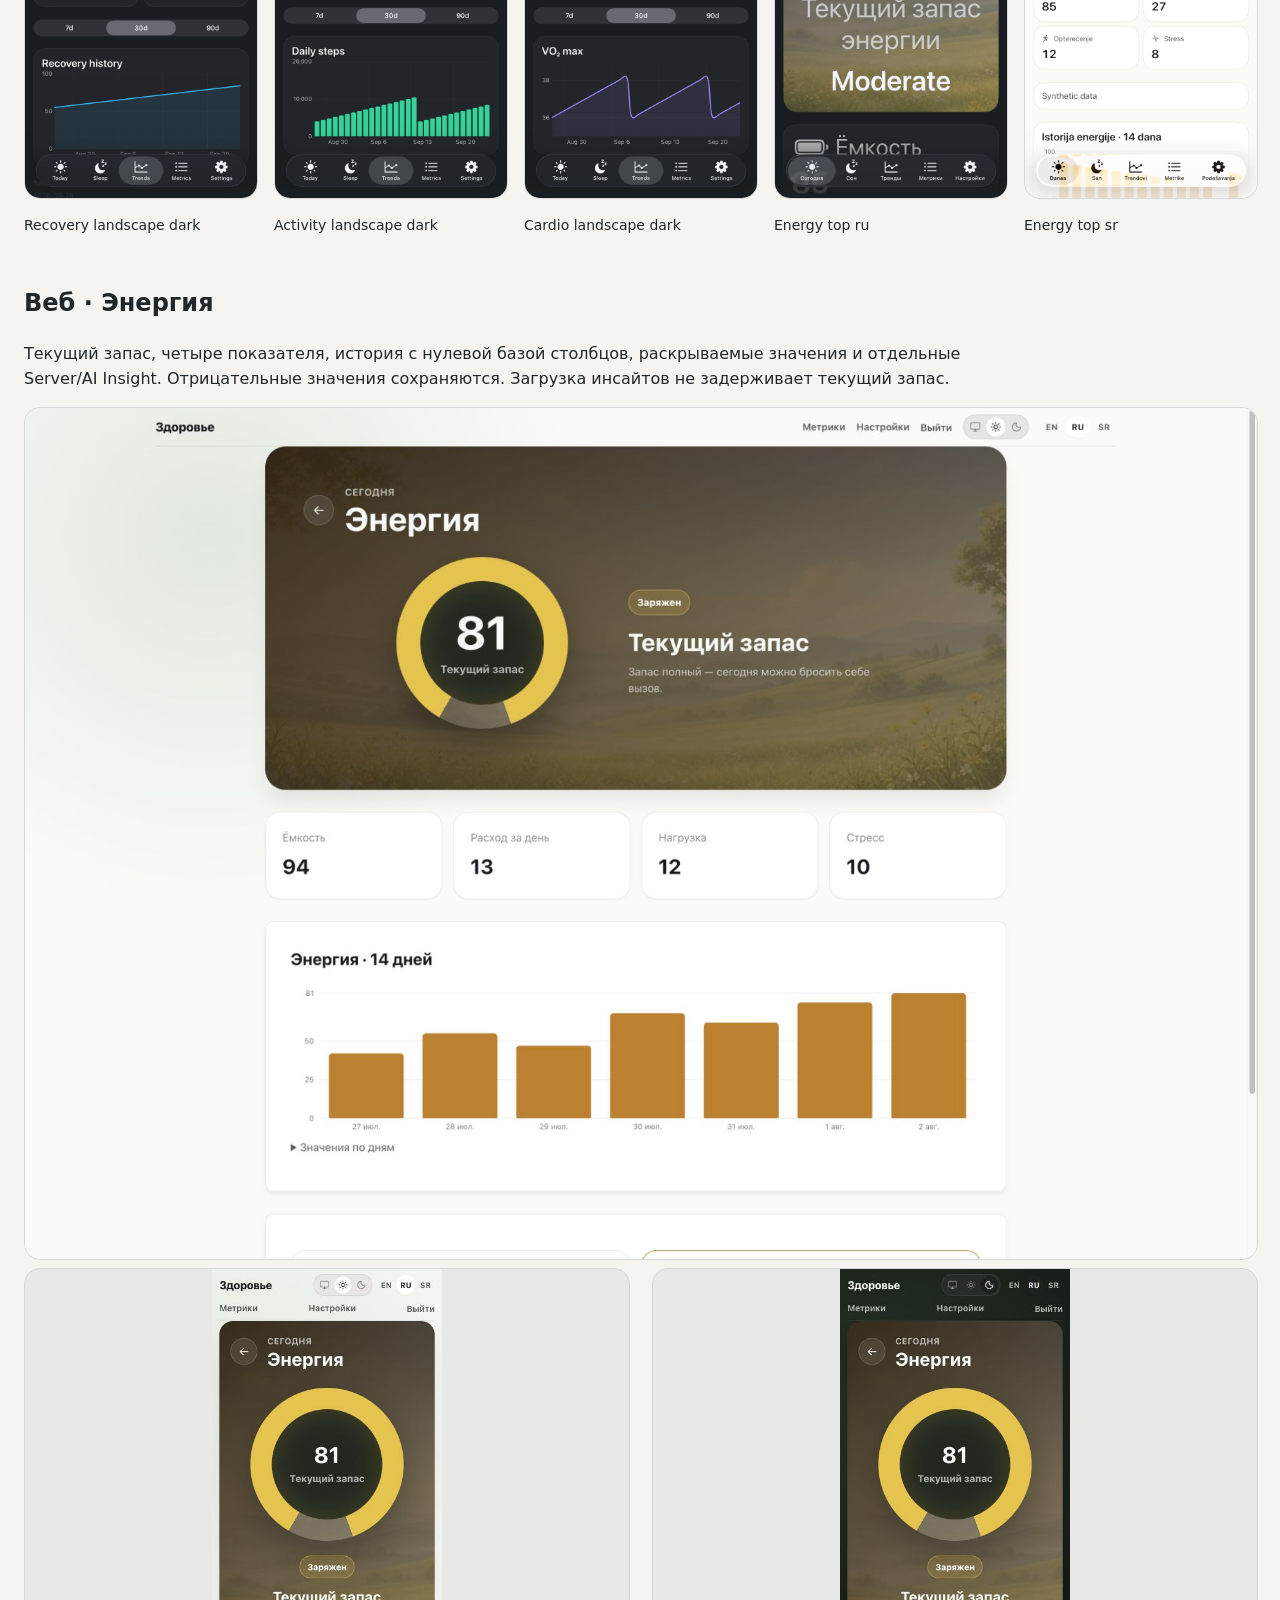
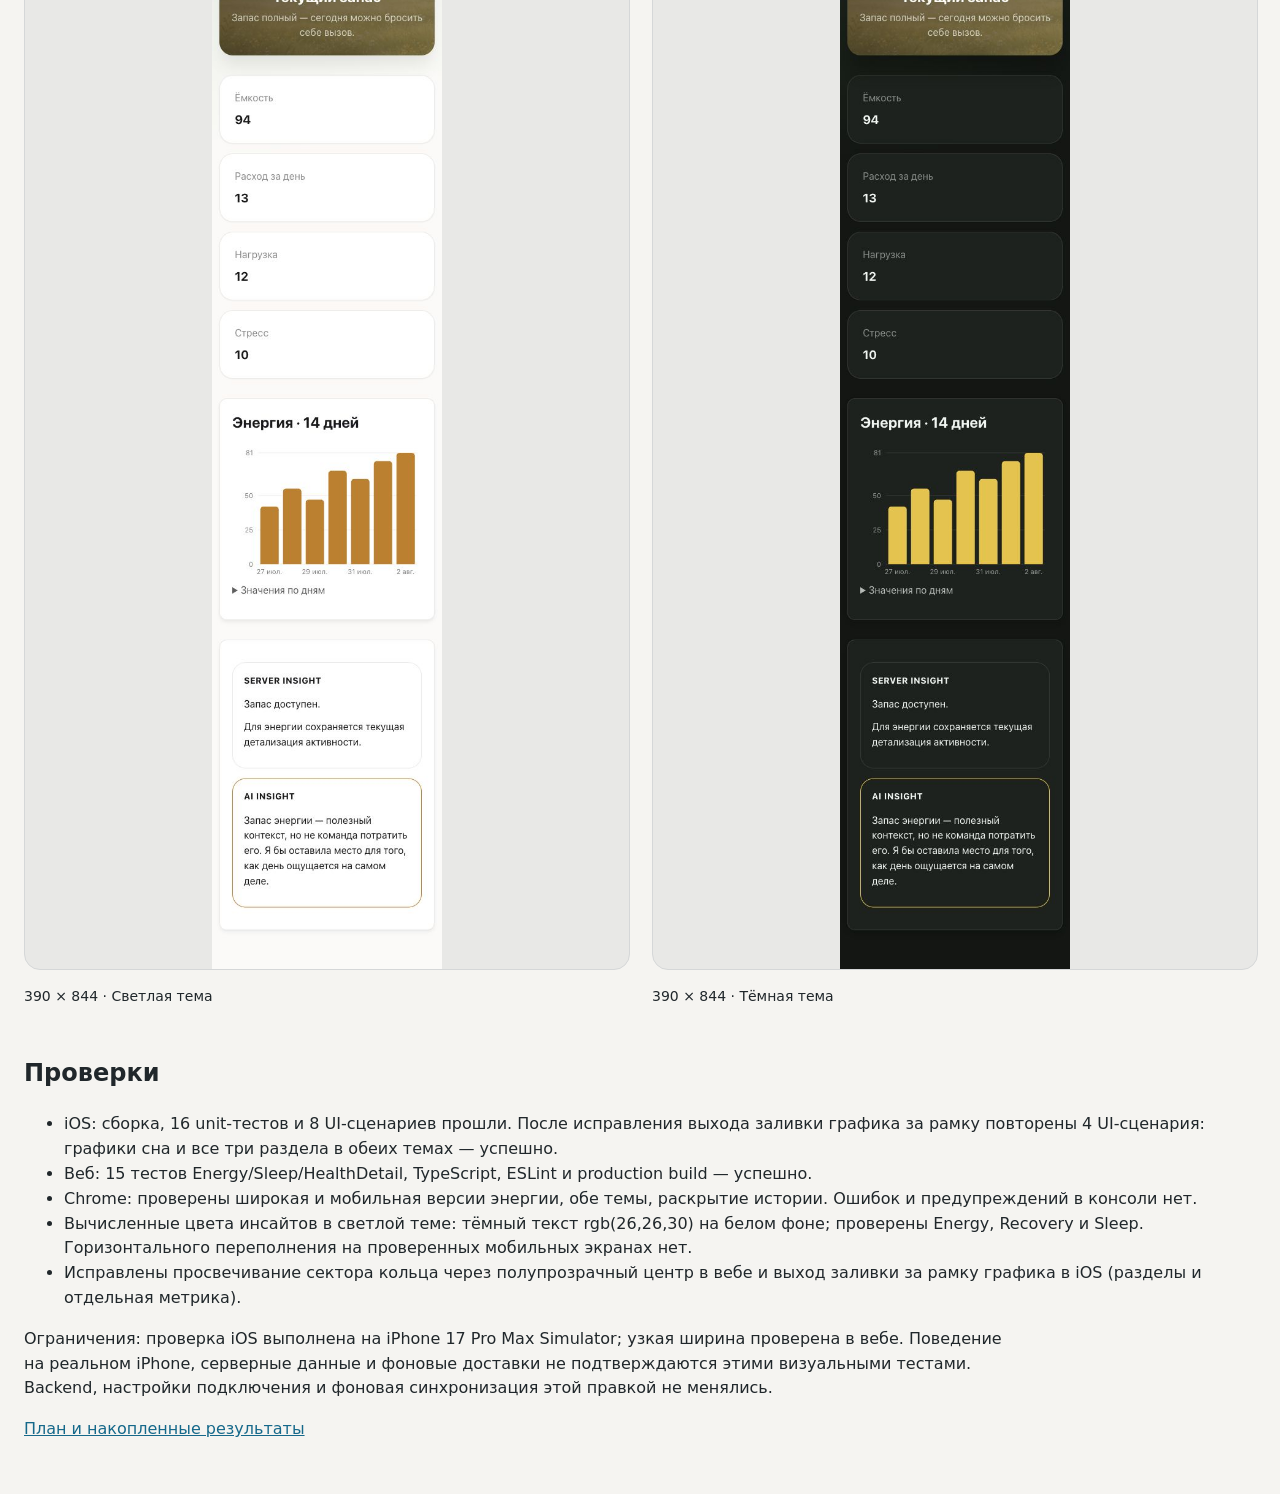
<file: docs/reviews/2026-09-26-domain-web-parity/index.html>
<!doctype html><html lang="ru"><meta charset="utf-8"><meta name="viewport" content="width=device-width, initial-scale=1"><title>Health — домены и энергия</title><style>body{margin:0;background:#f5f4f1;color:#20272b;font:16px/1.55 system-ui}main{max-width:1440px;margin:auto;padding:36px 24px}h1{font-size:clamp(28px,4vw,46px);line-height:1.15}h2{margin-top:48px}p{max-width:980px}.grid{display:grid;grid-template-columns:repeat(auto-fit,minmax(210px,1fr));gap:18px}figure{margin:0}img{width:100%;border-radius:16px;border:1px solid #d5d7d8}figcaption{font-size:14px;margin-top:8px}a{color:#15688a}.note{padding:20px;border-radius:18px;background:#fff}.web{display:grid;grid-template-columns:repeat(auto-fit,minmax(260px,1fr));gap:24px}.web img{max-height:1300px;object-fit:contain;object-position:top;background:#e8e8e6}</style><main><p>26 сентября 2026 · Реальные скриншоты · Синтетические данные</p><h1>Разные домены.<br>Общий стиль пейзажей.</h1><p>Сон — ночной луг; восстановление — голубое утро; активность — зелёный луг; кардио — фиолетовая ночь. Энергия — тёплое утро с янтарным кольцом. Пейзаж остаётся в верхней карточке, нижние поверхности следуют выбранной теме.</p><p class="note"><strong>Статус:</strong> код iOS и веба исправлен и проверен локально. По запросу пользователя эта редакция собрана в Release и установлена на iPhone 16 Pro Max. После разблокировки пользователем приложение успешно запущено; наличие работающего процесса подтверждено через devicectl. Веб-изменения не опубликованы на сервере. Скриншоты не являются медицинскими данными пользователя.</p><h2>iOS · Пять доменов</h2><div class="grid"><figure><a href="sleep-top.png"><img loading="lazy" src="sleep-top.png" alt="Sleep top"></a><figcaption>Sleep top</figcaption></figure><figure><a href="recovery-landscape-light.png"><img loading="lazy" src="recovery-landscape-light.png" alt="Recovery landscape light"></a><figcaption>Recovery landscape light</figcaption></figure><figure><a href="activity-landscape-light.png"><img loading="lazy" src="activity-landscape-light.png" alt="Activity landscape light"></a><figcaption>Activity landscape light</figcaption></figure><figure><a href="cardio-landscape-light.png"><img loading="lazy" src="cardio-landscape-light.png" alt="Cardio landscape light"></a><figcaption>Cardio landscape light</figcaption></figure><figure><a href="energy-top.png"><img loading="lazy" src="energy-top.png" alt="Energy top"></a><figcaption>Energy top</figcaption></figure></div><h2>Тёмная тема и доступность</h2><p>Для энергии справа — русский Accessibility XXXL и сербский обычный размер. Большой текст переносится и остаётся доступен при прокрутке.</p><div class="grid"><figure><a href="recovery-landscape-dark.png"><img loading="lazy" src="recovery-landscape-dark.png" alt="Recovery landscape dark"></a><figcaption>Recovery landscape dark</figcaption></figure><figure><a href="activity-landscape-dark.png"><img loading="lazy" src="activity-landscape-dark.png" alt="Activity landscape dark"></a><figcaption>Activity landscape dark</figcaption></figure><figure><a href="cardio-landscape-dark.png"><img loading="lazy" src="cardio-landscape-dark.png" alt="Cardio landscape dark"></a><figcaption>Cardio landscape dark</figcaption></figure><figure><a href="energy-top-ru.png"><img loading="lazy" src="energy-top-ru.png" alt="Energy top ru"></a><figcaption>Energy top ru</figcaption></figure><figure><a href="energy-top-sr.png"><img loading="lazy" src="energy-top-sr.png" alt="Energy top sr"></a><figcaption>Energy top sr</figcaption></figure></div><h2>Веб · Энергия</h2><p>Текущий запас, четыре показателя, история с нулевой базой столбцов, раскрываемые значения и отдельные Server/AI Insight. Отрицательные значения сохраняются. Загрузка инсайтов не задерживает текущий запас.</p><figure><a href="energy-desktop-light.png"><img src="energy-desktop-light.png" alt="Энергия на широком экране"></a></figure><div class="web"><figure><a href="energy-mobile-light.png"><img src="energy-mobile-light.png" alt="Энергия на мобильном, светлая тема"></a><figcaption>390 × 844 · Светлая тема</figcaption></figure><figure><a href="energy-mobile-dark.png"><img src="energy-mobile-dark.png" alt="Энергия на мобильном, тёмная тема"></a><figcaption>390 × 844 · Тёмная тема</figcaption></figure></div><h2>Проверки</h2><ul><li>iOS: сборка, 16 unit-тестов и 8 UI-сценариев прошли. После исправления выхода заливки графика за рамку повторены 4 UI-сценария: графики сна и все три раздела в обеих темах — успешно.</li><li>Веб: 15 тестов Energy/Sleep/HealthDetail, TypeScript, ESLint и production build — успешно.</li><li>Chrome: проверены широкая и мобильная версии энергии, обе темы, раскрытие истории. Ошибок и предупреждений в консоли нет.</li><li>Вычисленные цвета инсайтов в светлой теме: тёмный текст rgb(26,26,30) на белом фоне; проверены Energy, Recovery и Sleep. Горизонтального переполнения на проверенных мобильных экранах нет.</li><li>Исправлены просвечивание сектора кольца через полупрозрачный центр в вебе и выход заливки за рамку графика в iOS (разделы и отдельная метрика).</li></ul><p>Ограничения: проверка iOS выполнена на iPhone 17 Pro Max Simulator; узкая ширина проверена в вебе. Поведение на реальном iPhone, серверные данные и фоновые доставки не подтверждаются этими визуальными тестами. Backend, настройки подключения и фоновая синхронизация этой правкой не менялись.</p><p><a href="../../ai-plans/2026-09-26-ios-insights-energy-parity.html">План и накопленные результаты</a></p></main></html>
</file>
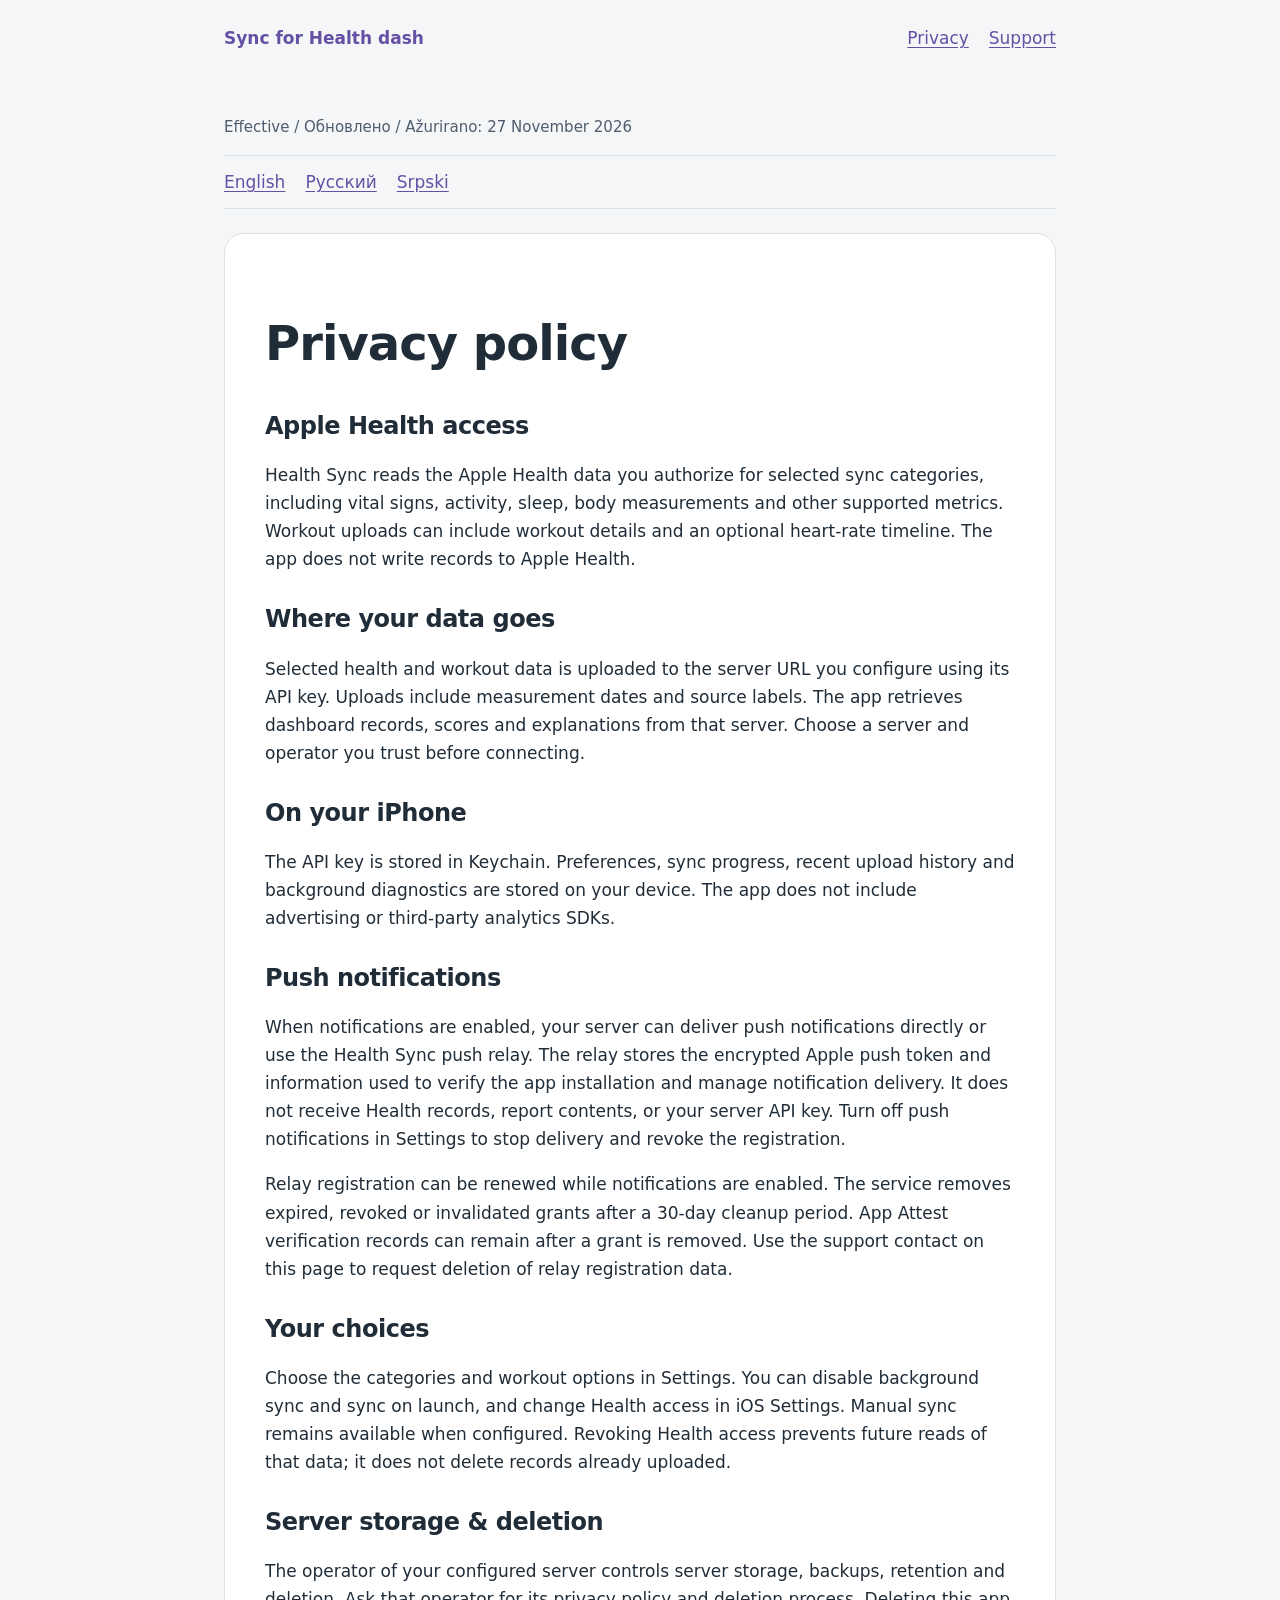
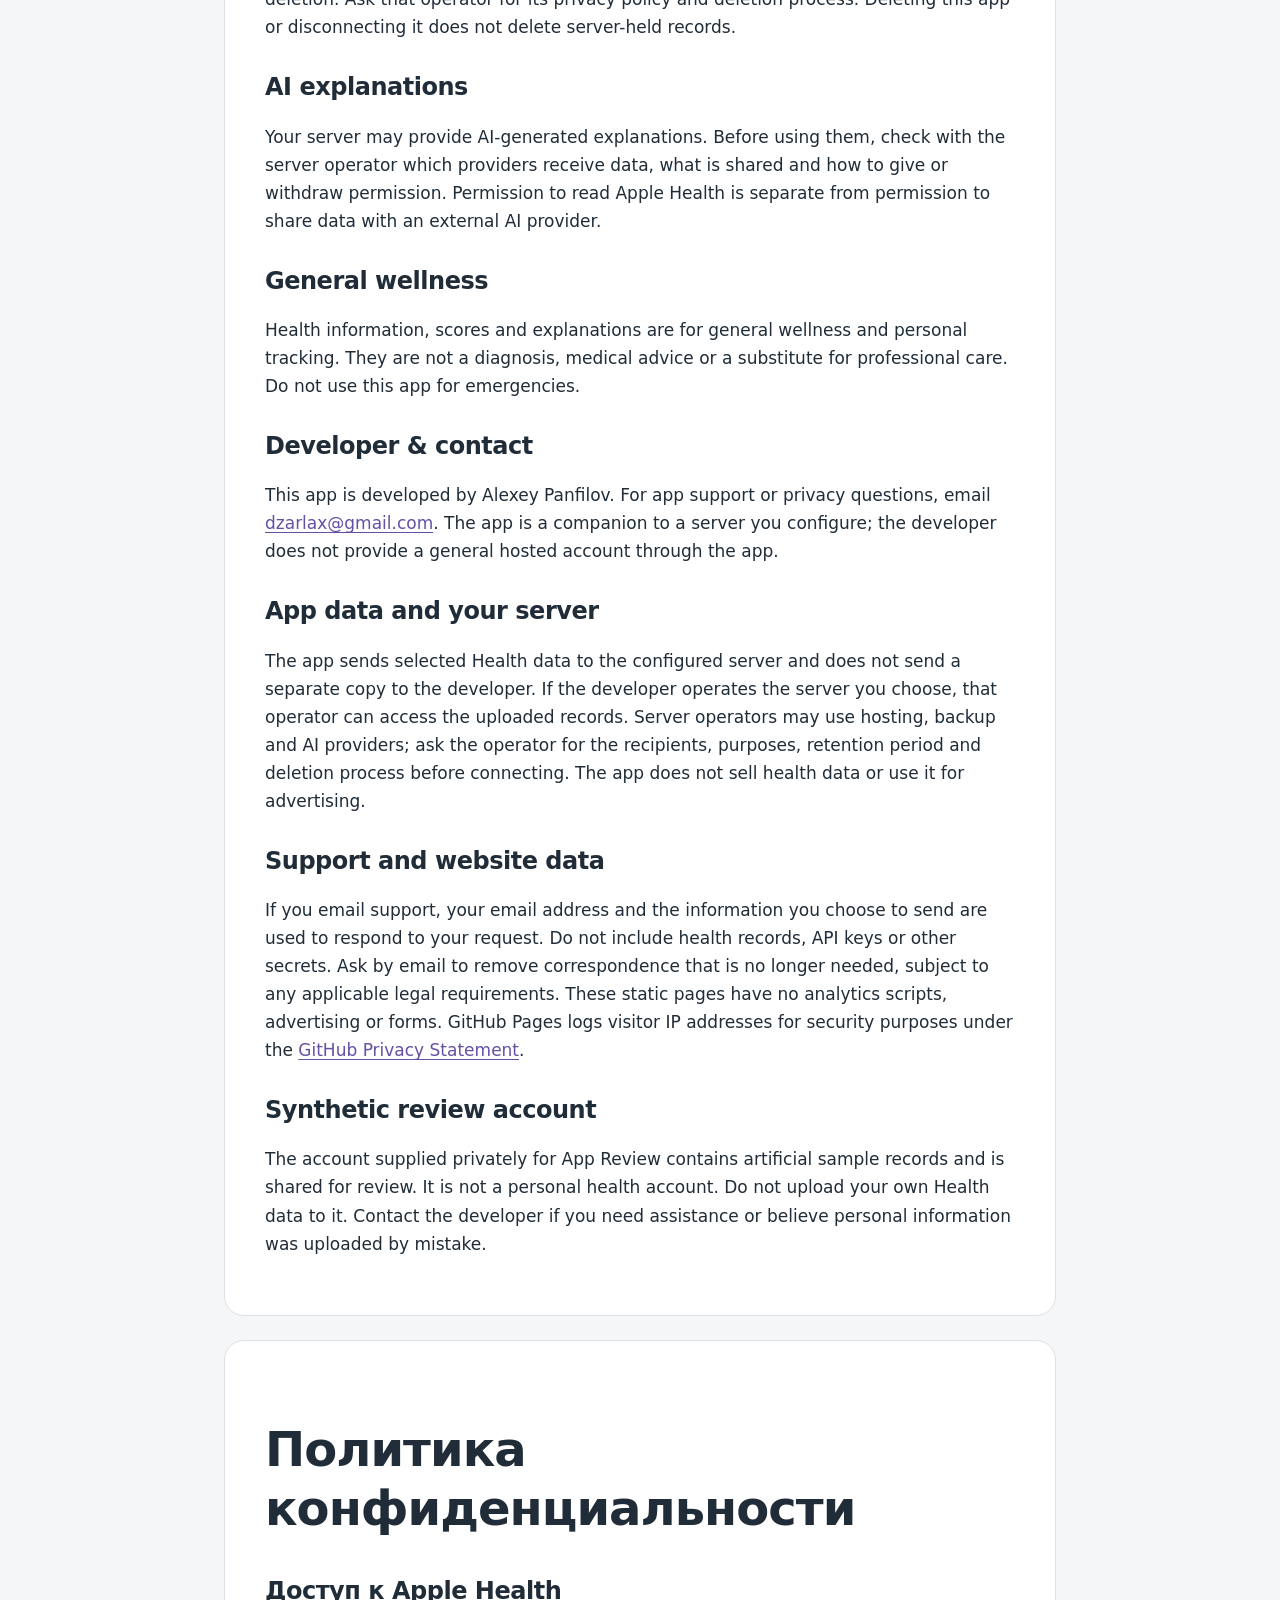
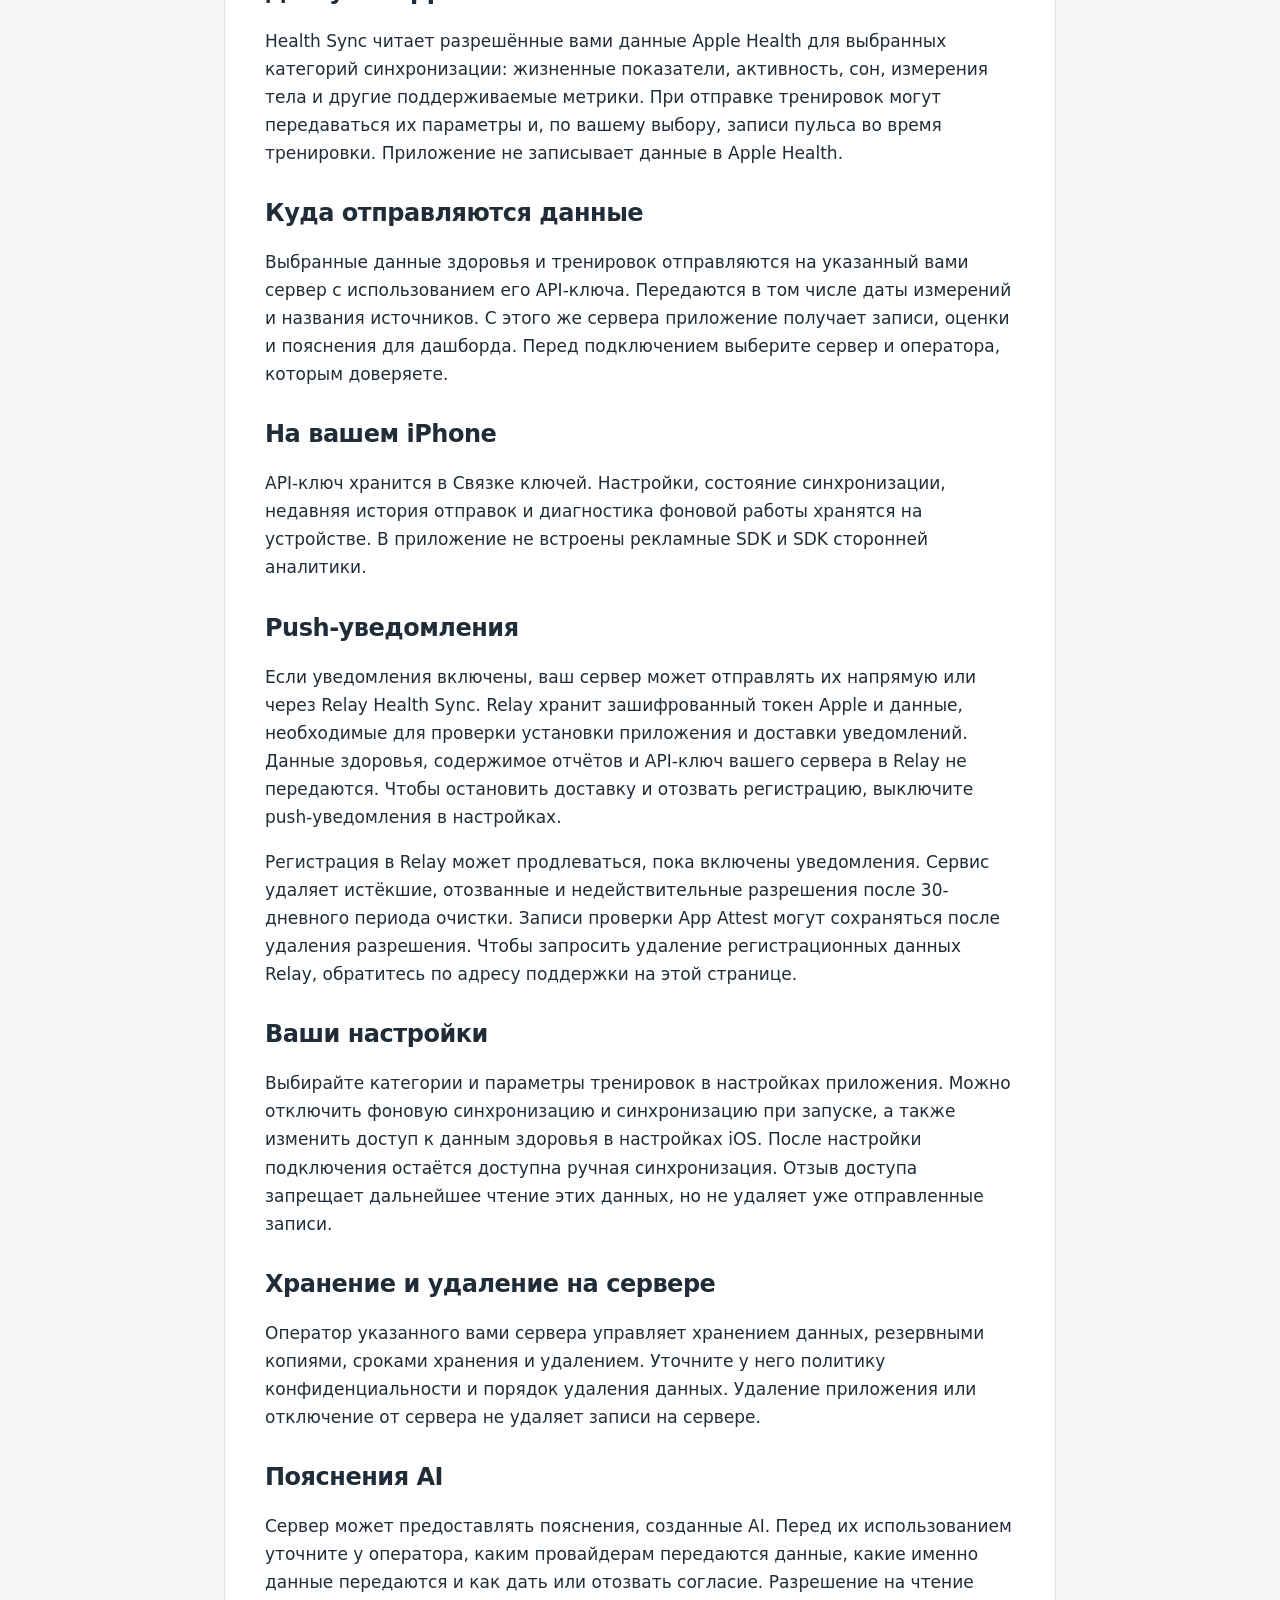
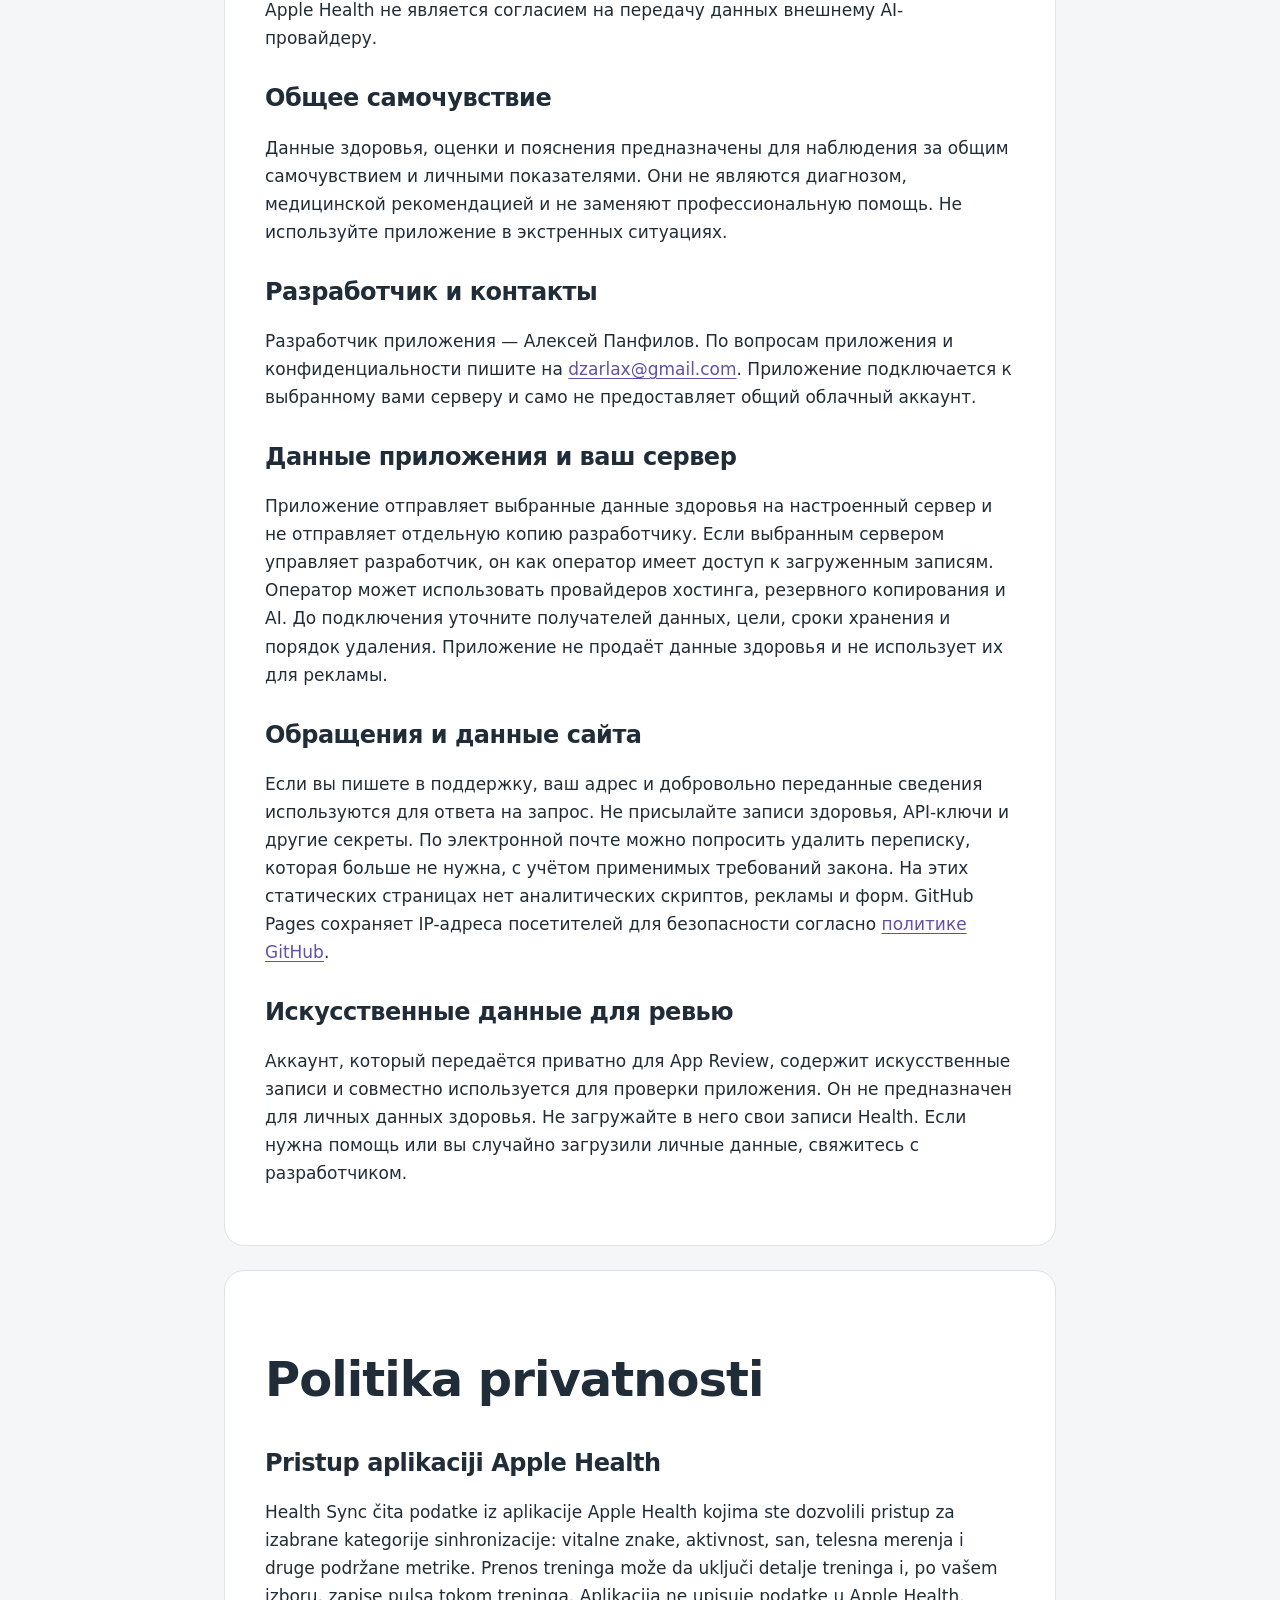
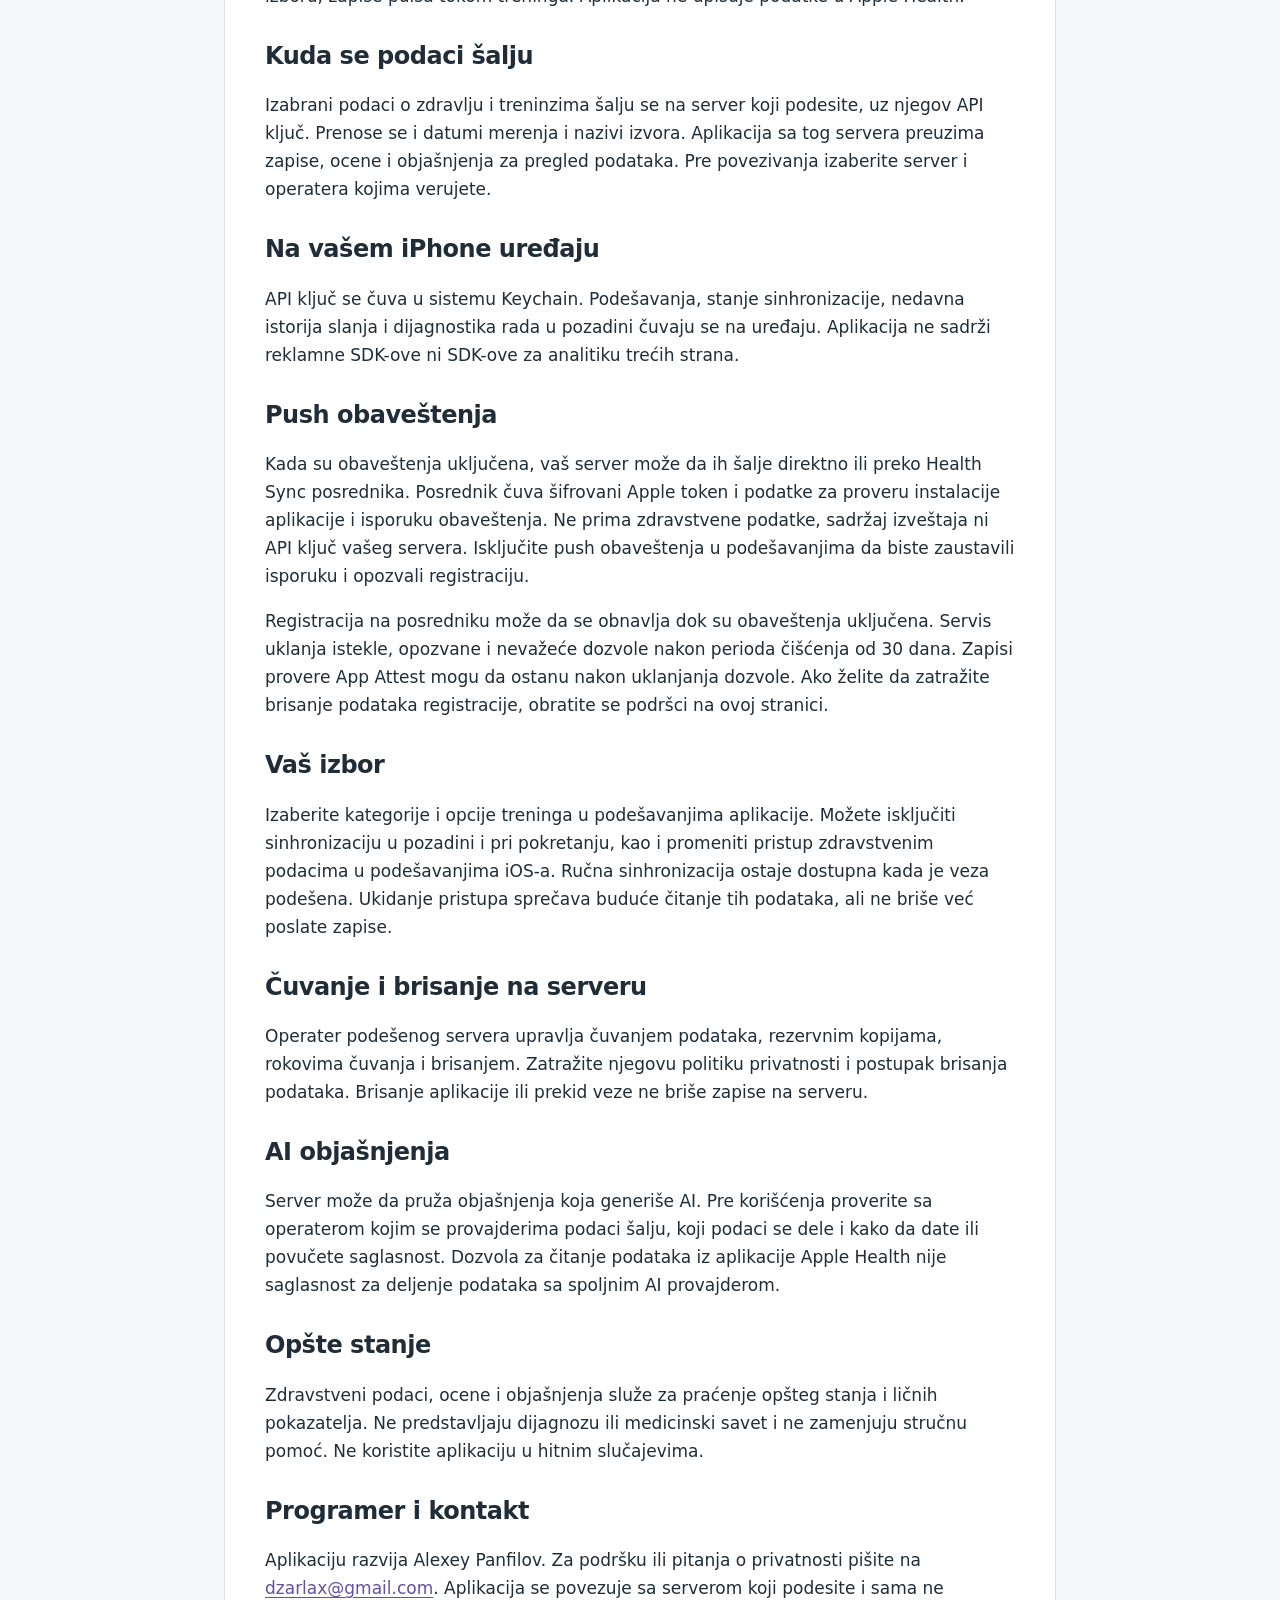
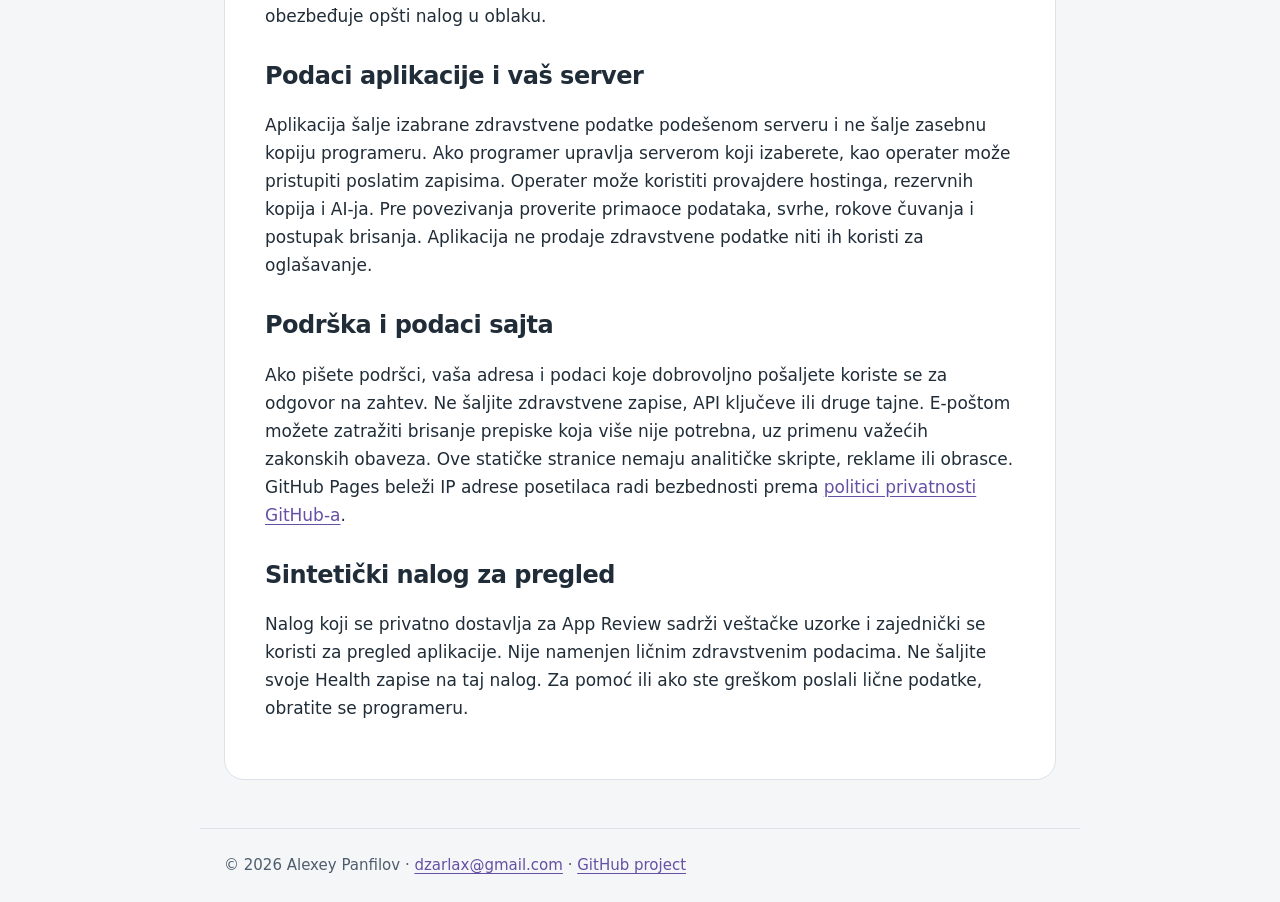
<file: privacy.html>
<!doctype html>
<html lang="en"><head><meta charset="utf-8"><meta name="viewport" content="width=device-width,initial-scale=1"><meta name="description" content="Privacy policy for Sync for Health dash, an iPhone companion to a self-hosted Health Dashboard server."><title>Privacy policy · Sync for Health dash</title><link rel="stylesheet" href="site.css"></head><body><header><a href="index.html">Sync for Health dash</a><nav aria-label="Site"><a href="privacy.html">Privacy</a><a href="support.html">Support</a></nav></header><main><p class="meta">Effective / Обновлено / Ažurirano: 27 November 2026</p><nav class="languages" aria-label="Language"><a href="#en" lang="en">English</a><a href="#ru" lang="ru">Русский</a><a href="#sr" lang="sr">Srpski</a></nav><article id="en" lang="en"><h1>Privacy policy</h1><section><h2>Apple Health access</h2><p>Health Sync reads the Apple Health data you authorize for selected sync categories, including vital signs, activity, sleep, body measurements and other supported metrics. Workout uploads can include workout details and an optional heart-rate timeline. The app does not write records to Apple Health.</p></section><section><h2>Where your data goes</h2><p>Selected health and workout data is uploaded to the server URL you configure using its API key. Uploads include measurement dates and source labels. The app retrieves dashboard records, scores and explanations from that server. Choose a server and operator you trust before connecting.</p></section><section><h2>On your iPhone</h2><p>The API key is stored in Keychain. Preferences, sync progress, recent upload history and background diagnostics are stored on your device. The app does not include advertising or third-party analytics SDKs.</p></section><section><h2>Push notifications</h2><p>When notifications are enabled, your server can deliver push notifications directly or use the Health Sync push relay. The relay stores the encrypted Apple push token and information used to verify the app installation and manage notification delivery. It does not receive Health records, report contents, or your server API key. Turn off push notifications in Settings to stop delivery and revoke the registration.</p><p>Relay registration can be renewed while notifications are enabled. The service removes expired, revoked or invalidated grants after a 30-day cleanup period. App Attest verification records can remain after a grant is removed. Use the support contact on this page to request deletion of relay registration data.</p></section><section><h2>Your choices</h2><p>Choose the categories and workout options in Settings. You can disable background sync and sync on launch, and change Health access in iOS Settings. Manual sync remains available when configured. Revoking Health access prevents future reads of that data; it does not delete records already uploaded.</p></section><section><h2>Server storage &amp; deletion</h2><p>The operator of your configured server controls server storage, backups, retention and deletion. Ask that operator for its privacy policy and deletion process. Deleting this app or disconnecting it does not delete server-held records.</p></section><section><h2>AI explanations</h2><p>Your server may provide AI-generated explanations. Before using them, check with the server operator which providers receive data, what is shared and how to give or withdraw permission. Permission to read Apple Health is separate from permission to share data with an external AI provider.</p></section><section><h2>General wellness</h2><p>Health information, scores and explanations are for general wellness and personal tracking. They are not a diagnosis, medical advice or a substitute for professional care. Do not use this app for emergencies.</p></section><section><h2>Developer &amp; contact</h2><p>This app is developed by Alexey Panfilov. For app support or privacy questions, email <a href="mailto:dzarlax@gmail.com">dzarlax@gmail.com</a>. The app is a companion to a server you configure; the developer does not provide a general hosted account through the app.</p></section><section><h2>App data and your server</h2><p>The app sends selected Health data to the configured server and does not send a separate copy to the developer. If the developer operates the server you choose, that operator can access the uploaded records. Server operators may use hosting, backup and AI providers; ask the operator for the recipients, purposes, retention period and deletion process before connecting. The app does not sell health data or use it for advertising.</p></section><section><h2>Support and website data</h2><p>If you email support, your email address and the information you choose to send are used to respond to your request. Do not include health records, API keys or other secrets. Ask by email to remove correspondence that is no longer needed, subject to any applicable legal requirements. These static pages have no analytics scripts, advertising or forms. GitHub Pages logs visitor IP addresses for security purposes under the <a href="https://docs.github.com/en/site-policy/privacy-policies/github-general-privacy-statement">GitHub Privacy Statement</a>.</p></section><section><h2>Synthetic review account</h2><p>The account supplied privately for App Review contains artificial sample records and is shared for review. It is not a personal health account. Do not upload your own Health data to it. Contact the developer if you need assistance or believe personal information was uploaded by mistake.</p></section></article><article id="ru" lang="ru"><h1>Политика конфиденциальности</h1><section><h2>Доступ к Apple Health</h2><p>Health Sync читает разрешённые вами данные Apple Health для выбранных категорий синхронизации: жизненные показатели, активность, сон, измерения тела и другие поддерживаемые метрики. При отправке тренировок могут передаваться их параметры и, по вашему выбору, записи пульса во время тренировки. Приложение не записывает данные в Apple Health.</p></section><section><h2>Куда отправляются данные</h2><p>Выбранные данные здоровья и тренировок отправляются на указанный вами сервер с использованием его API-ключа. Передаются в том числе даты измерений и названия источников. С этого же сервера приложение получает записи, оценки и пояснения для дашборда. Перед подключением выберите сервер и оператора, которым доверяете.</p></section><section><h2>На вашем iPhone</h2><p>API-ключ хранится в Связке ключей. Настройки, состояние синхронизации, недавняя история отправок и диагностика фоновой работы хранятся на устройстве. В приложение не встроены рекламные SDK и SDK сторонней аналитики.</p></section><section><h2>Push-уведомления</h2><p>Если уведомления включены, ваш сервер может отправлять их напрямую или через Relay Health Sync. Relay хранит зашифрованный токен Apple и данные, необходимые для проверки установки приложения и доставки уведомлений. Данные здоровья, содержимое отчётов и API-ключ вашего сервера в Relay не передаются. Чтобы остановить доставку и отозвать регистрацию, выключите push-уведомления в настройках.</p><p>Регистрация в Relay может продлеваться, пока включены уведомления. Сервис удаляет истёкшие, отозванные и недействительные разрешения после 30-дневного периода очистки. Записи проверки App Attest могут сохраняться после удаления разрешения. Чтобы запросить удаление регистрационных данных Relay, обратитесь по адресу поддержки на этой странице.</p></section><section><h2>Ваши настройки</h2><p>Выбирайте категории и параметры тренировок в настройках приложения. Можно отключить фоновую синхронизацию и синхронизацию при запуске, а также изменить доступ к данным здоровья в настройках iOS. После настройки подключения остаётся доступна ручная синхронизация. Отзыв доступа запрещает дальнейшее чтение этих данных, но не удаляет уже отправленные записи.</p></section><section><h2>Хранение и удаление на сервере</h2><p>Оператор указанного вами сервера управляет хранением данных, резервными копиями, сроками хранения и удалением. Уточните у него политику конфиденциальности и порядок удаления данных. Удаление приложения или отключение от сервера не удаляет записи на сервере.</p></section><section><h2>Пояснения AI</h2><p>Сервер может предоставлять пояснения, созданные AI. Перед их использованием уточните у оператора, каким провайдерам передаются данные, какие именно данные передаются и как дать или отозвать согласие. Разрешение на чтение Apple Health не является согласием на передачу данных внешнему AI-провайдеру.</p></section><section><h2>Общее самочувствие</h2><p>Данные здоровья, оценки и пояснения предназначены для наблюдения за общим самочувствием и личными показателями. Они не являются диагнозом, медицинской рекомендацией и не заменяют профессиональную помощь. Не используйте приложение в экстренных ситуациях.</p></section><section><h2>Разработчик и контакты</h2><p>Разработчик приложения — Алексей Панфилов. По вопросам приложения и конфиденциальности пишите на <a href="mailto:dzarlax@gmail.com">dzarlax@gmail.com</a>. Приложение подключается к выбранному вами серверу и само не предоставляет общий облачный аккаунт.</p></section><section><h2>Данные приложения и ваш сервер</h2><p>Приложение отправляет выбранные данные здоровья на настроенный сервер и не отправляет отдельную копию разработчику. Если выбранным сервером управляет разработчик, он как оператор имеет доступ к загруженным записям. Оператор может использовать провайдеров хостинга, резервного копирования и AI. До подключения уточните получателей данных, цели, сроки хранения и порядок удаления. Приложение не продаёт данные здоровья и не использует их для рекламы.</p></section><section><h2>Обращения и данные сайта</h2><p>Если вы пишете в поддержку, ваш адрес и добровольно переданные сведения используются для ответа на запрос. Не присылайте записи здоровья, API-ключи и другие секреты. По электронной почте можно попросить удалить переписку, которая больше не нужна, с учётом применимых требований закона. На этих статических страницах нет аналитических скриптов, рекламы и форм. GitHub Pages сохраняет IP-адреса посетителей для безопасности согласно <a href="https://docs.github.com/en/site-policy/privacy-policies/github-general-privacy-statement">политике GitHub</a>.</p></section><section><h2>Искусственные данные для ревью</h2><p>Аккаунт, который передаётся приватно для App Review, содержит искусственные записи и совместно используется для проверки приложения. Он не предназначен для личных данных здоровья. Не загружайте в него свои записи Health. Если нужна помощь или вы случайно загрузили личные данные, свяжитесь с разработчиком.</p></section></article><article id="sr" lang="sr"><h1>Politika privatnosti</h1><section><h2>Pristup aplikaciji Apple Health</h2><p>Health Sync čita podatke iz aplikacije Apple Health kojima ste dozvolili pristup za izabrane kategorije sinhronizacije: vitalne znake, aktivnost, san, telesna merenja i druge podržane metrike. Prenos treninga može da uključi detalje treninga i, po vašem izboru, zapise pulsa tokom treninga. Aplikacija ne upisuje podatke u Apple Health.</p></section><section><h2>Kuda se podaci šalju</h2><p>Izabrani podaci o zdravlju i treninzima šalju se na server koji podesite, uz njegov API ključ. Prenose se i datumi merenja i nazivi izvora. Aplikacija sa tog servera preuzima zapise, ocene i objašnjenja za pregled podataka. Pre povezivanja izaberite server i operatera kojima verujete.</p></section><section><h2>Na vašem iPhone uređaju</h2><p>API ključ se čuva u sistemu Keychain. Podešavanja, stanje sinhronizacije, nedavna istorija slanja i dijagnostika rada u pozadini čuvaju se na uređaju. Aplikacija ne sadrži reklamne SDK-ove ni SDK-ove za analitiku trećih strana.</p></section><section><h2>Push obaveštenja</h2><p>Kada su obaveštenja uključena, vaš server može da ih šalje direktno ili preko Health Sync posrednika. Posrednik čuva šifrovani Apple token i podatke za proveru instalacije aplikacije i isporuku obaveštenja. Ne prima zdravstvene podatke, sadržaj izveštaja ni API ključ vašeg servera. Isključite push obaveštenja u podešavanjima da biste zaustavili isporuku i opozvali registraciju.</p><p>Registracija na posredniku može da se obnavlja dok su obaveštenja uključena. Servis uklanja istekle, opozvane i nevažeće dozvole nakon perioda čišćenja od 30 dana. Zapisi provere App Attest mogu da ostanu nakon uklanjanja dozvole. Ako želite da zatražite brisanje podataka registracije, obratite se podršci na ovoj stranici.</p></section><section><h2>Vaš izbor</h2><p>Izaberite kategorije i opcije treninga u podešavanjima aplikacije. Možete isključiti sinhronizaciju u pozadini i pri pokretanju, kao i promeniti pristup zdravstvenim podacima u podešavanjima iOS-a. Ručna sinhronizacija ostaje dostupna kada je veza podešena. Ukidanje pristupa sprečava buduće čitanje tih podataka, ali ne briše već poslate zapise.</p></section><section><h2>Čuvanje i brisanje na serveru</h2><p>Operater podešenog servera upravlja čuvanjem podataka, rezervnim kopijama, rokovima čuvanja i brisanjem. Zatražite njegovu politiku privatnosti i postupak brisanja podataka. Brisanje aplikacije ili prekid veze ne briše zapise na serveru.</p></section><section><h2>AI objašnjenja</h2><p>Server može da pruža objašnjenja koja generiše AI. Pre korišćenja proverite sa operaterom kojim se provajderima podaci šalju, koji podaci se dele i kako da date ili povučete saglasnost. Dozvola za čitanje podataka iz aplikacije Apple Health nije saglasnost za deljenje podataka sa spoljnim AI provajderom.</p></section><section><h2>Opšte stanje</h2><p>Zdravstveni podaci, ocene i objašnjenja služe za praćenje opšteg stanja i ličnih pokazatelja. Ne predstavljaju dijagnozu ili medicinski savet i ne zamenjuju stručnu pomoć. Ne koristite aplikaciju u hitnim slučajevima.</p></section><section><h2>Programer i kontakt</h2><p>Aplikaciju razvija Alexey Panfilov. Za podršku ili pitanja o privatnosti pišite na <a href="mailto:dzarlax@gmail.com">dzarlax@gmail.com</a>. Aplikacija se povezuje sa serverom koji podesite i sama ne obezbeđuje opšti nalog u oblaku.</p></section><section><h2>Podaci aplikacije i vaš server</h2><p>Aplikacija šalje izabrane zdravstvene podatke podešenom serveru i ne šalje zasebnu kopiju programeru. Ako programer upravlja serverom koji izaberete, kao operater može pristupiti poslatim zapisima. Operater može koristiti provajdere hostinga, rezervnih kopija i AI-ja. Pre povezivanja proverite primaoce podataka, svrhe, rokove čuvanja i postupak brisanja. Aplikacija ne prodaje zdravstvene podatke niti ih koristi za oglašavanje.</p></section><section><h2>Podrška i podaci sajta</h2><p>Ako pišete podršci, vaša adresa i podaci koje dobrovoljno pošaljete koriste se za odgovor na zahtev. Ne šaljite zdravstvene zapise, API ključeve ili druge tajne. E-poštom možete zatražiti brisanje prepiske koja više nije potrebna, uz primenu važećih zakonskih obaveza. Ove statičke stranice nemaju analitičke skripte, reklame ili obrasce. GitHub Pages beleži IP adrese posetilaca radi bezbednosti prema <a href="https://docs.github.com/en/site-policy/privacy-policies/github-general-privacy-statement">politici privatnosti GitHub-a</a>.</p></section><section><h2>Sintetički nalog za pregled</h2><p>Nalog koji se privatno dostavlja za App Review sadrži veštačke uzorke i zajednički se koristi za pregled aplikacije. Nije namenjen ličnim zdravstvenim podacima. Ne šaljite svoje Health zapise na taj nalog. Za pomoć ili ako ste greškom poslali lične podatke, obratite se programeru.</p></section></article></main><footer>© 2026 Alexey Panfilov · <a href="mailto:dzarlax@gmail.com">dzarlax@gmail.com</a> · <a href="https://github.com/Dzarlax-AI/health-sync">GitHub project</a></footer></body></html>
</file>
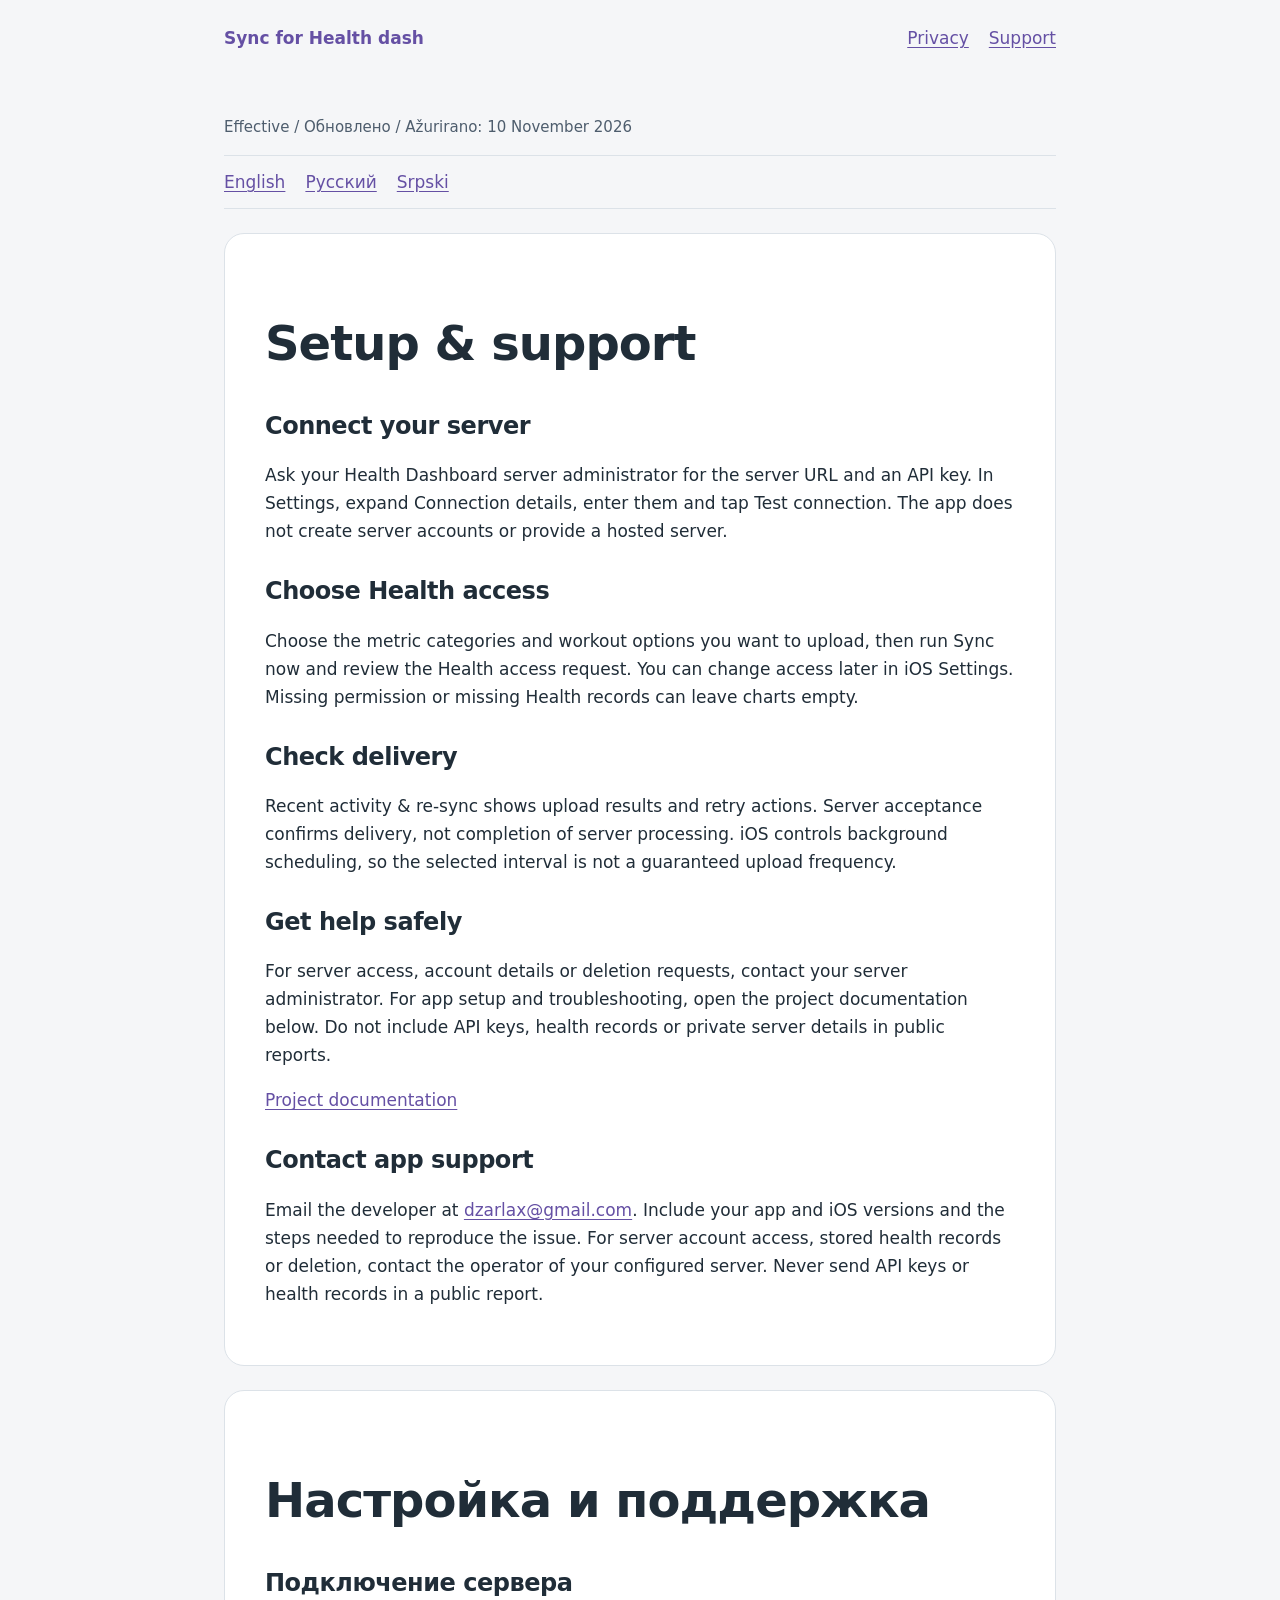
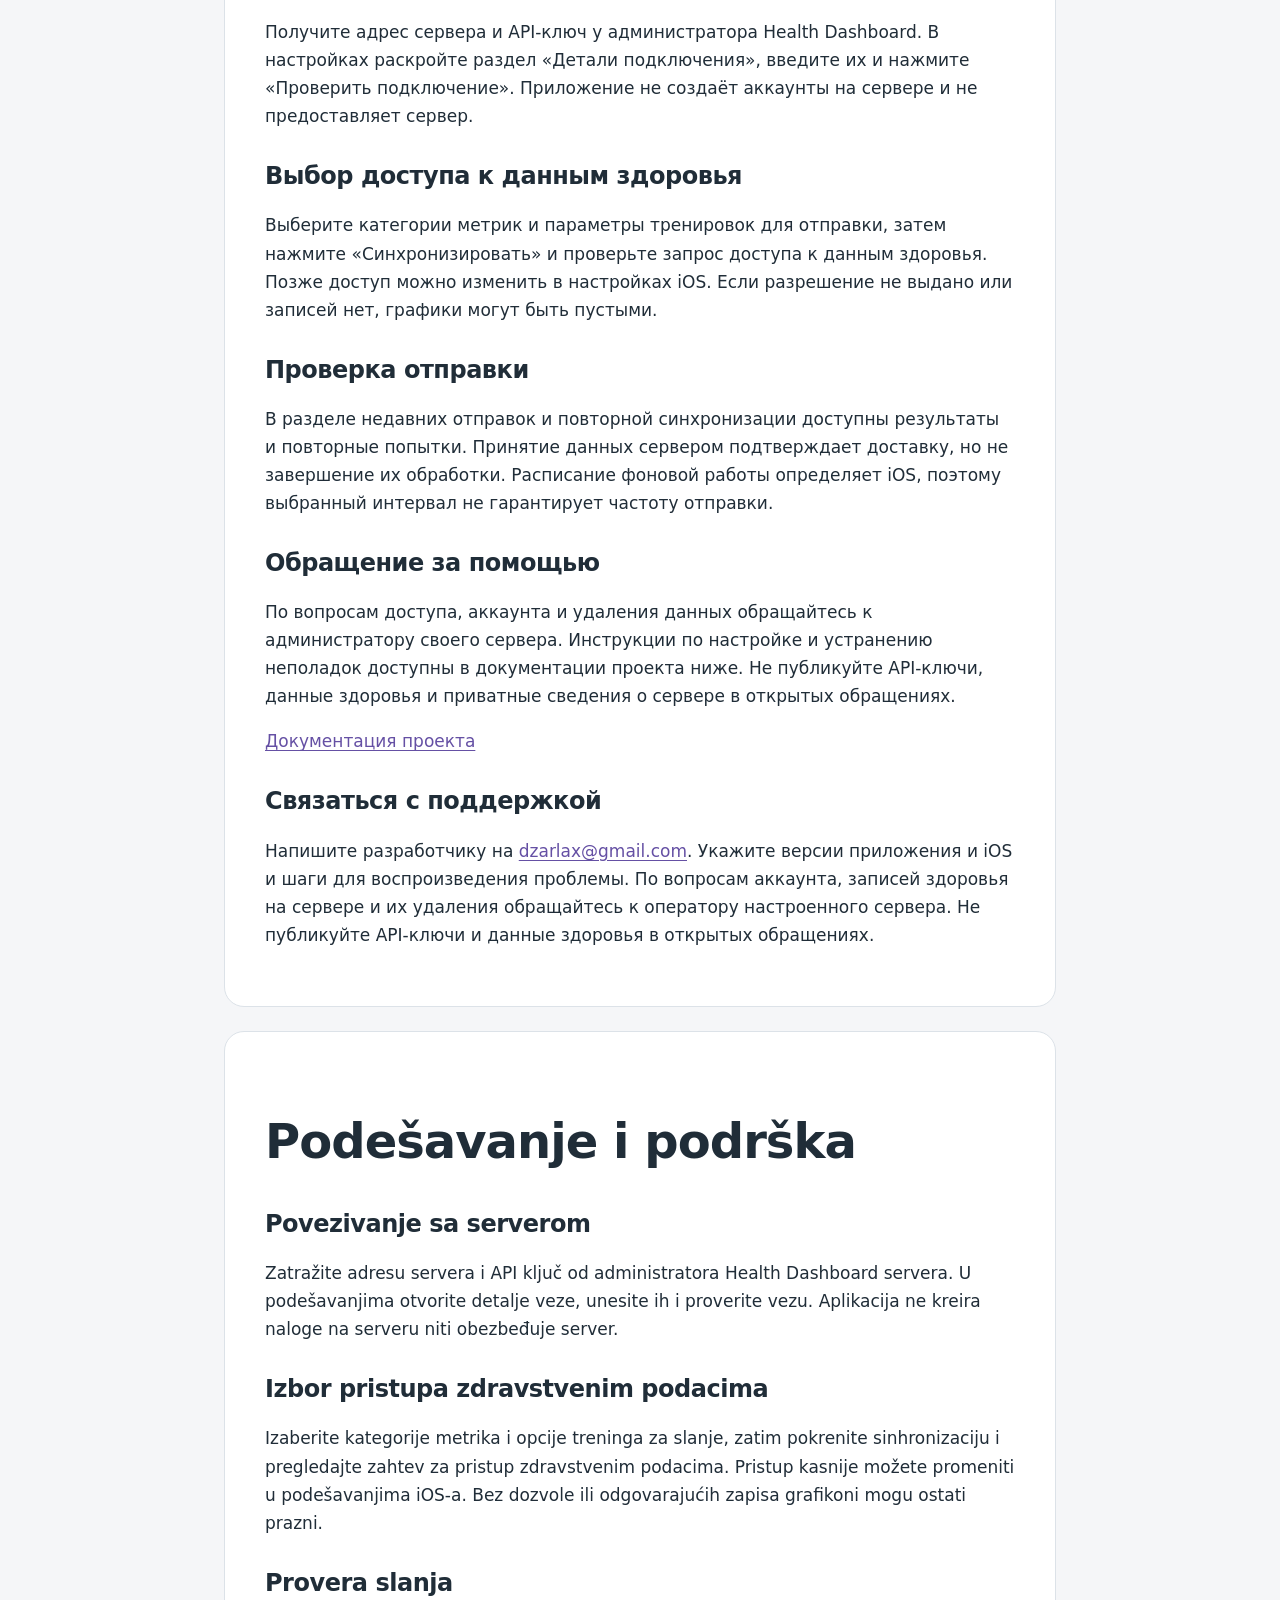
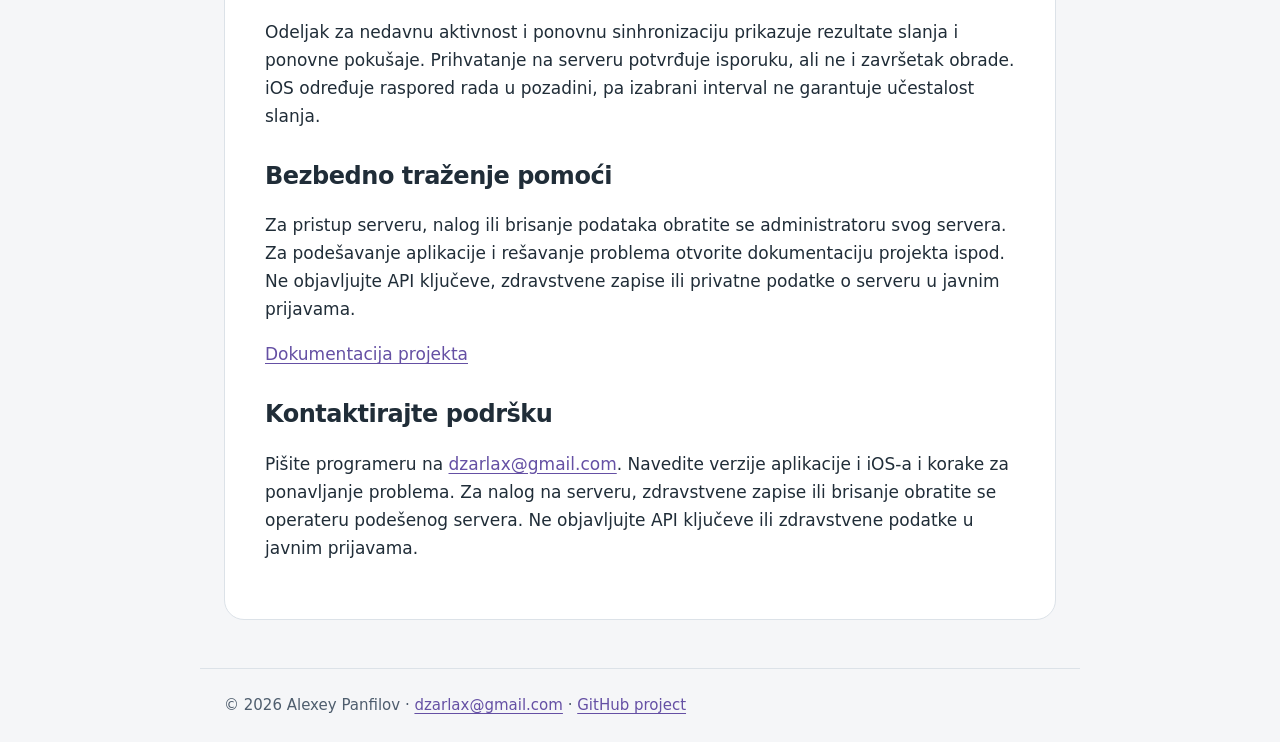
<file: support.html>
<!doctype html>
<html lang="en"><head><meta charset="utf-8"><meta name="viewport" content="width=device-width,initial-scale=1"><meta name="description" content="Setup &amp; support for Sync for Health dash, an iPhone companion to a self-hosted Health Dashboard server."><title>Setup &amp; support · Sync for Health dash</title><link rel="stylesheet" href="site.css"></head><body><header><a href="index.html">Sync for Health dash</a><nav aria-label="Site"><a href="privacy.html">Privacy</a><a href="support.html">Support</a></nav></header><main><p class="meta">Effective / Обновлено / Ažurirano: 10 November 2026</p><nav class="languages" aria-label="Language"><a href="#en" lang="en">English</a><a href="#ru" lang="ru">Русский</a><a href="#sr" lang="sr">Srpski</a></nav><article id="en" lang="en"><h1>Setup &amp; support</h1><section><h2>Connect your server</h2><p>Ask your Health Dashboard server administrator for the server URL and an API key. In Settings, expand Connection details, enter them and tap Test connection. The app does not create server accounts or provide a hosted server.</p></section><section><h2>Choose Health access</h2><p>Choose the metric categories and workout options you want to upload, then run Sync now and review the Health access request. You can change access later in iOS Settings. Missing permission or missing Health records can leave charts empty.</p></section><section><h2>Check delivery</h2><p>Recent activity &amp; re-sync shows upload results and retry actions. Server acceptance confirms delivery, not completion of server processing. iOS controls background scheduling, so the selected interval is not a guaranteed upload frequency.</p></section><section><h2>Get help safely</h2><p>For server access, account details or deletion requests, contact your server administrator. For app setup and troubleshooting, open the project documentation below. Do not include API keys, health records or private server details in public reports.</p></section><p><a href="https://github.com/Dzarlax-AI/health-sync">Project documentation</a></p><section><h2>Contact app support</h2><p>Email the developer at <a href="mailto:dzarlax@gmail.com">dzarlax@gmail.com</a>. Include your app and iOS versions and the steps needed to reproduce the issue. For server account access, stored health records or deletion, contact the operator of your configured server. Never send API keys or health records in a public report.</p></section></article><article id="ru" lang="ru"><h1>Настройка и поддержка</h1><section><h2>Подключение сервера</h2><p>Получите адрес сервера и API-ключ у администратора Health Dashboard. В настройках раскройте раздел «Детали подключения», введите их и нажмите «Проверить подключение». Приложение не создаёт аккаунты на сервере и не предоставляет сервер.</p></section><section><h2>Выбор доступа к данным здоровья</h2><p>Выберите категории метрик и параметры тренировок для отправки, затем нажмите «Синхронизировать» и проверьте запрос доступа к данным здоровья. Позже доступ можно изменить в настройках iOS. Если разрешение не выдано или записей нет, графики могут быть пустыми.</p></section><section><h2>Проверка отправки</h2><p>В разделе недавних отправок и повторной синхронизации доступны результаты и повторные попытки. Принятие данных сервером подтверждает доставку, но не завершение их обработки. Расписание фоновой работы определяет iOS, поэтому выбранный интервал не гарантирует частоту отправки.</p></section><section><h2>Обращение за помощью</h2><p>По вопросам доступа, аккаунта и удаления данных обращайтесь к администратору своего сервера. Инструкции по настройке и устранению неполадок доступны в документации проекта ниже. Не публикуйте API-ключи, данные здоровья и приватные сведения о сервере в открытых обращениях.</p></section><p><a href="https://github.com/Dzarlax-AI/health-sync">Документация проекта</a></p><section><h2>Связаться с поддержкой</h2><p>Напишите разработчику на <a href="mailto:dzarlax@gmail.com">dzarlax@gmail.com</a>. Укажите версии приложения и iOS и шаги для воспроизведения проблемы. По вопросам аккаунта, записей здоровья на сервере и их удаления обращайтесь к оператору настроенного сервера. Не публикуйте API-ключи и данные здоровья в открытых обращениях.</p></section></article><article id="sr" lang="sr"><h1>Podešavanje i podrška</h1><section><h2>Povezivanje sa serverom</h2><p>Zatražite adresu servera i API ključ od administratora Health Dashboard servera. U podešavanjima otvorite detalje veze, unesite ih i proverite vezu. Aplikacija ne kreira naloge na serveru niti obezbeđuje server.</p></section><section><h2>Izbor pristupa zdravstvenim podacima</h2><p>Izaberite kategorije metrika i opcije treninga za slanje, zatim pokrenite sinhronizaciju i pregledajte zahtev za pristup zdravstvenim podacima. Pristup kasnije možete promeniti u podešavanjima iOS-a. Bez dozvole ili odgovarajućih zapisa grafikoni mogu ostati prazni.</p></section><section><h2>Provera slanja</h2><p>Odeljak za nedavnu aktivnost i ponovnu sinhronizaciju prikazuje rezultate slanja i ponovne pokušaje. Prihvatanje na serveru potvrđuje isporuku, ali ne i završetak obrade. iOS određuje raspored rada u pozadini, pa izabrani interval ne garantuje učestalost slanja.</p></section><section><h2>Bezbedno traženje pomoći</h2><p>Za pristup serveru, nalog ili brisanje podataka obratite se administratoru svog servera. Za podešavanje aplikacije i rešavanje problema otvorite dokumentaciju projekta ispod. Ne objavljujte API ključeve, zdravstvene zapise ili privatne podatke o serveru u javnim prijavama.</p></section><p><a href="https://github.com/Dzarlax-AI/health-sync">Dokumentacija projekta</a></p><section><h2>Kontaktirajte podršku</h2><p>Pišite programeru na <a href="mailto:dzarlax@gmail.com">dzarlax@gmail.com</a>. Navedite verzije aplikacije i iOS-a i korake za ponavljanje problema. Za nalog na serveru, zdravstvene zapise ili brisanje obratite se operateru podešenog servera. Ne objavljujte API ključeve ili zdravstvene podatke u javnim prijavama.</p></section></article></main><footer>© 2026 Alexey Panfilov · <a href="mailto:dzarlax@gmail.com">dzarlax@gmail.com</a> · <a href="https://github.com/Dzarlax-AI/health-sync">GitHub project</a></footer></body></html>
</file>
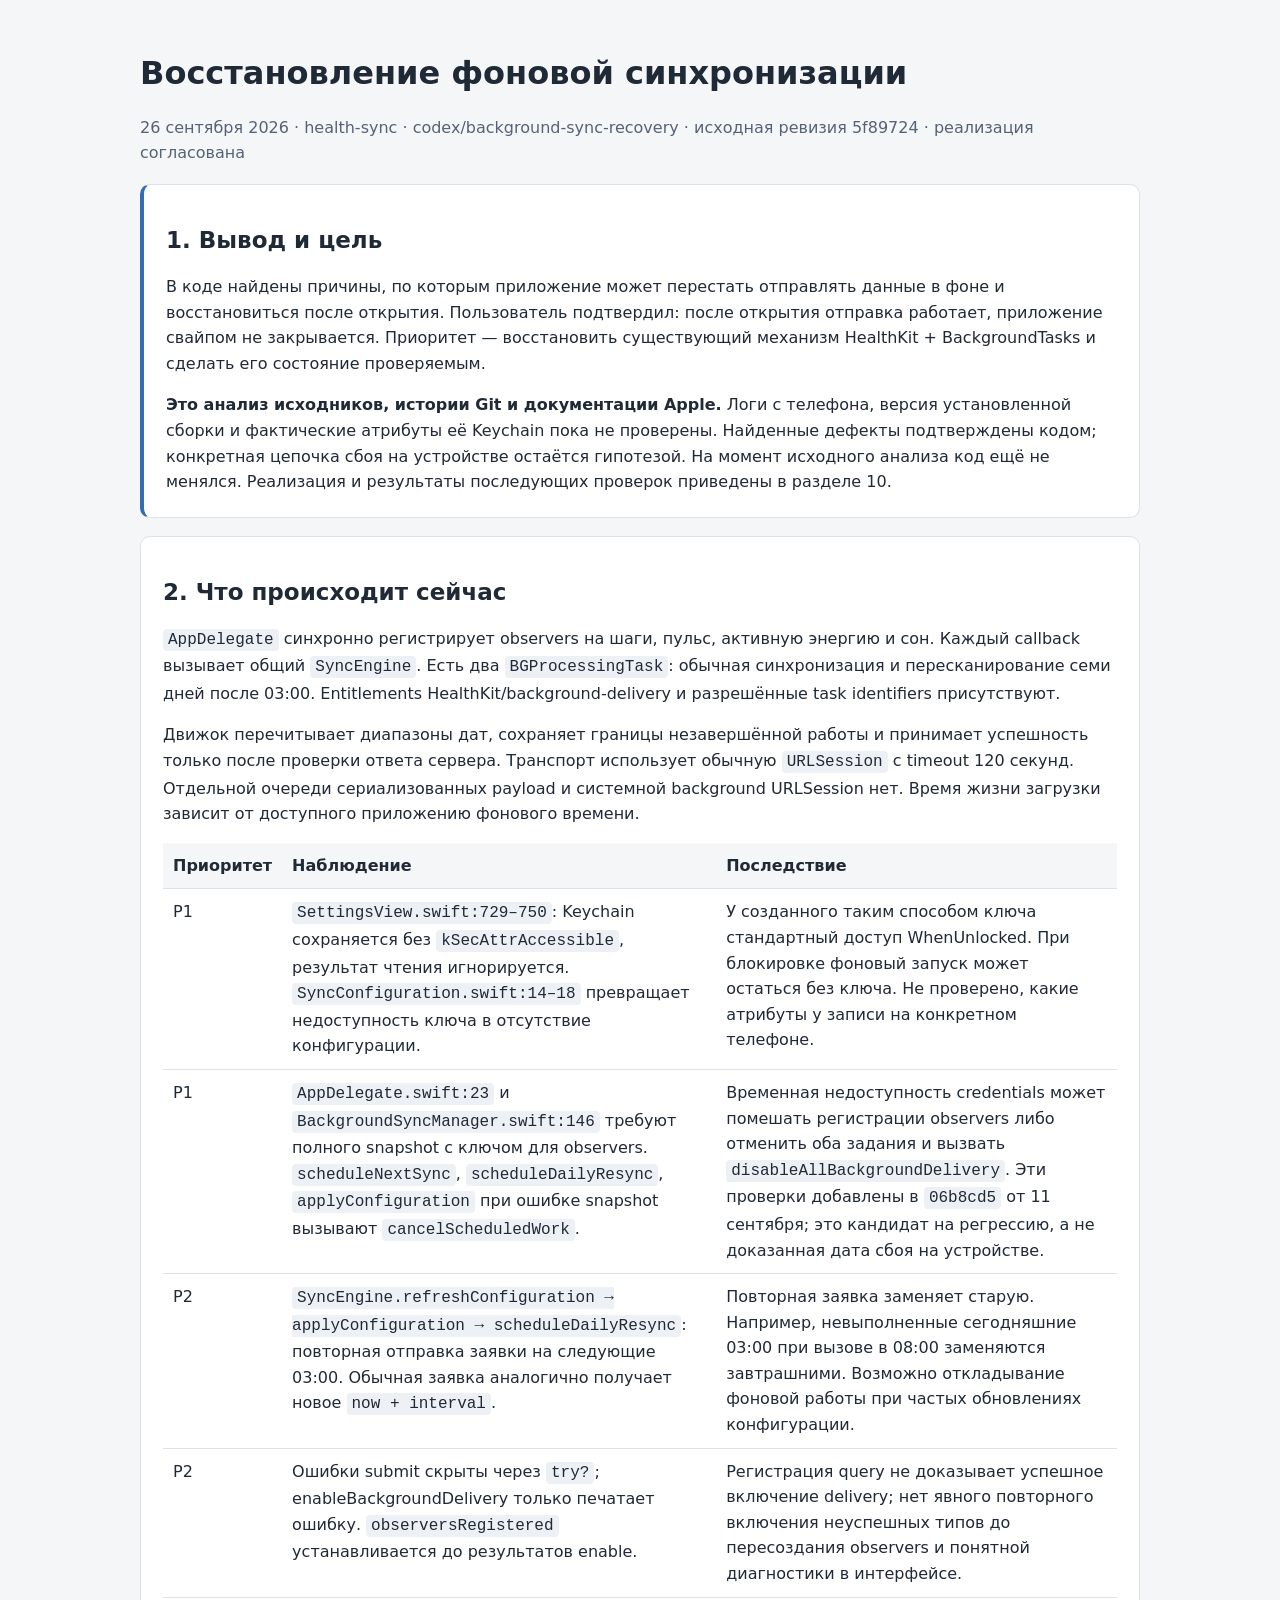
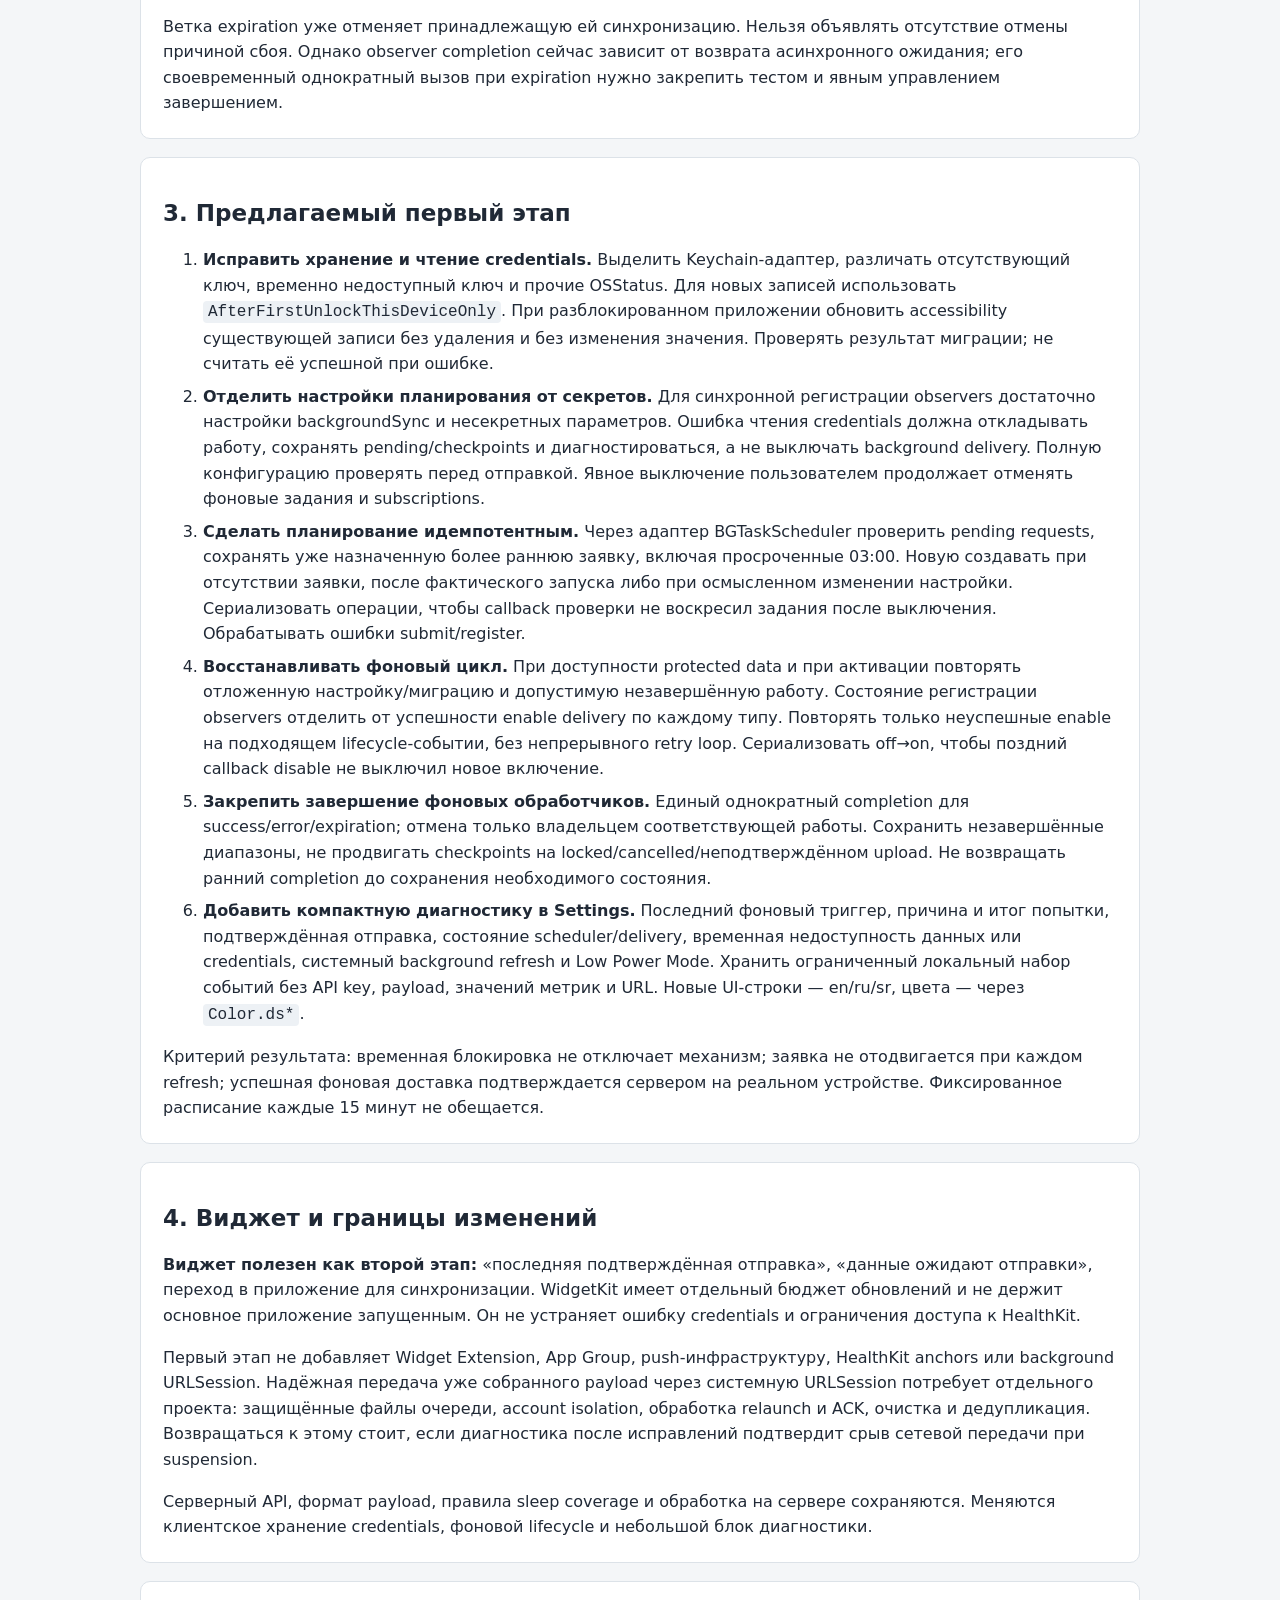
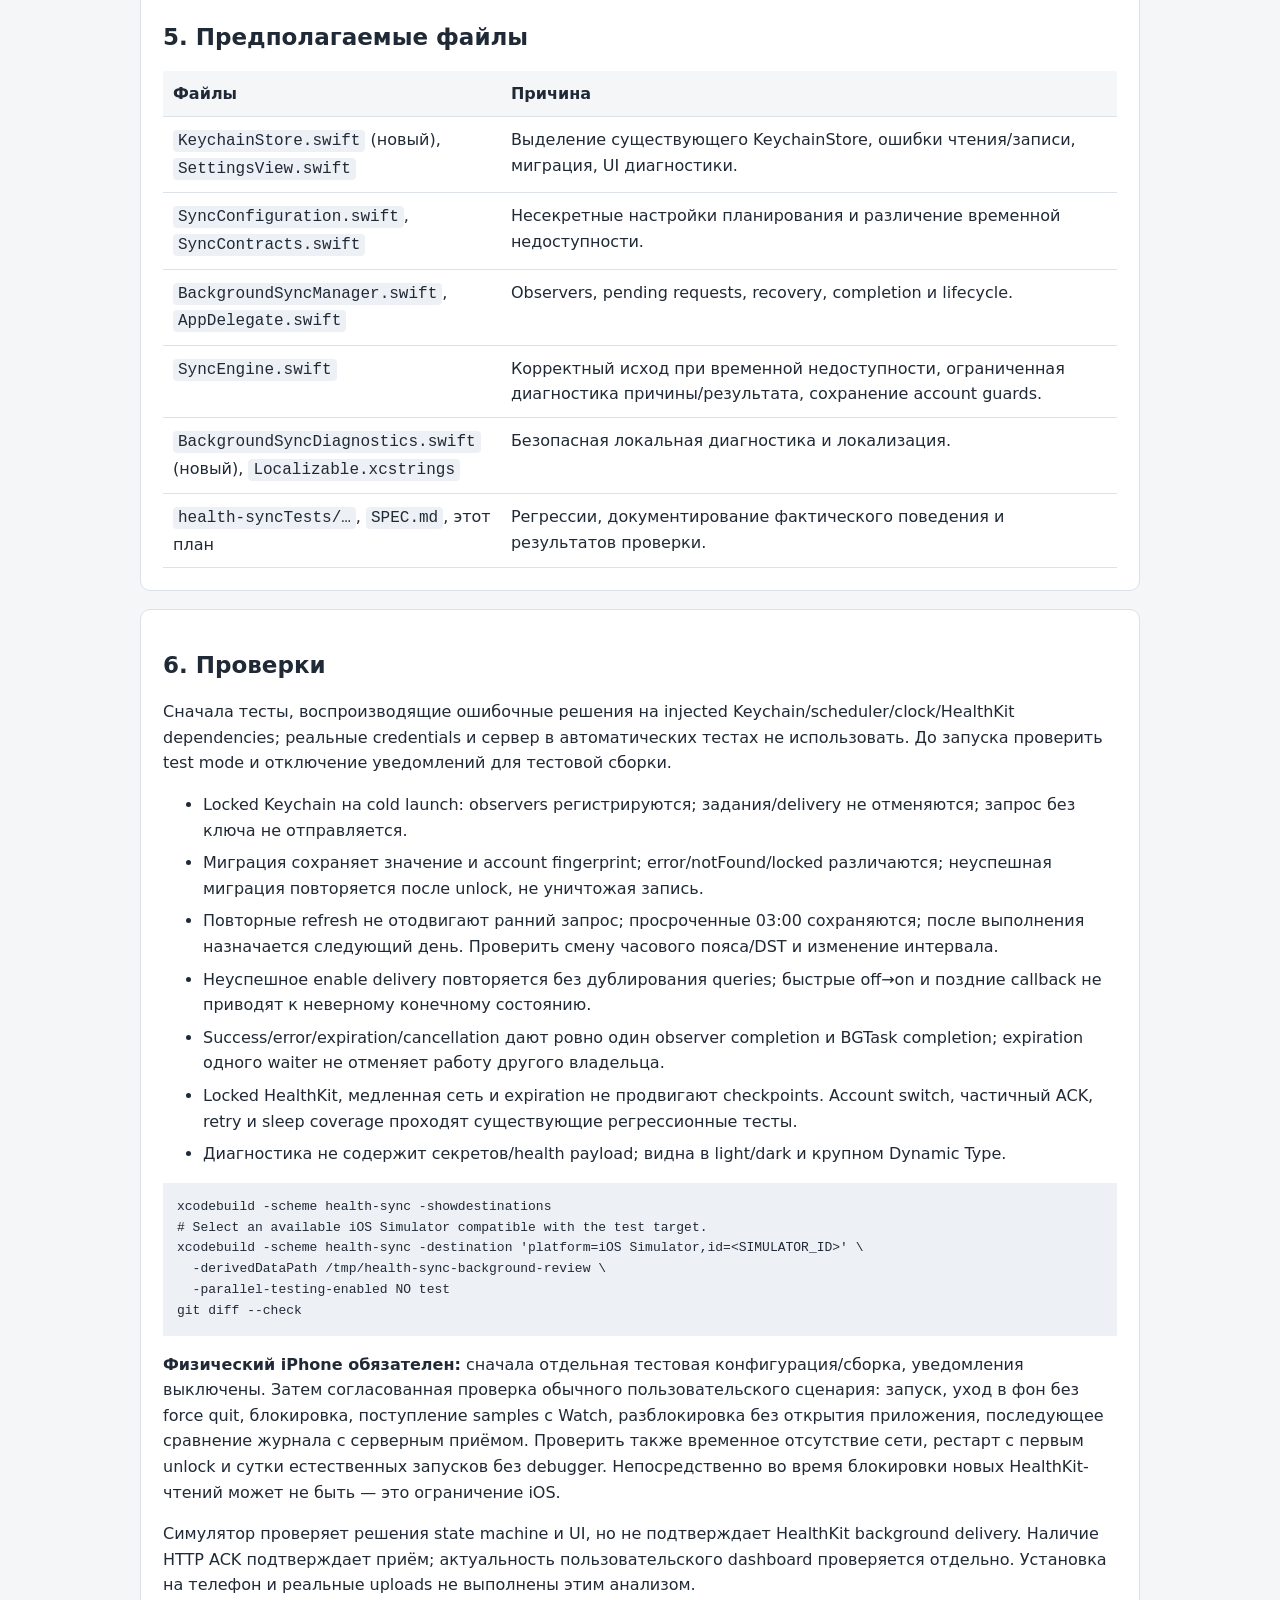
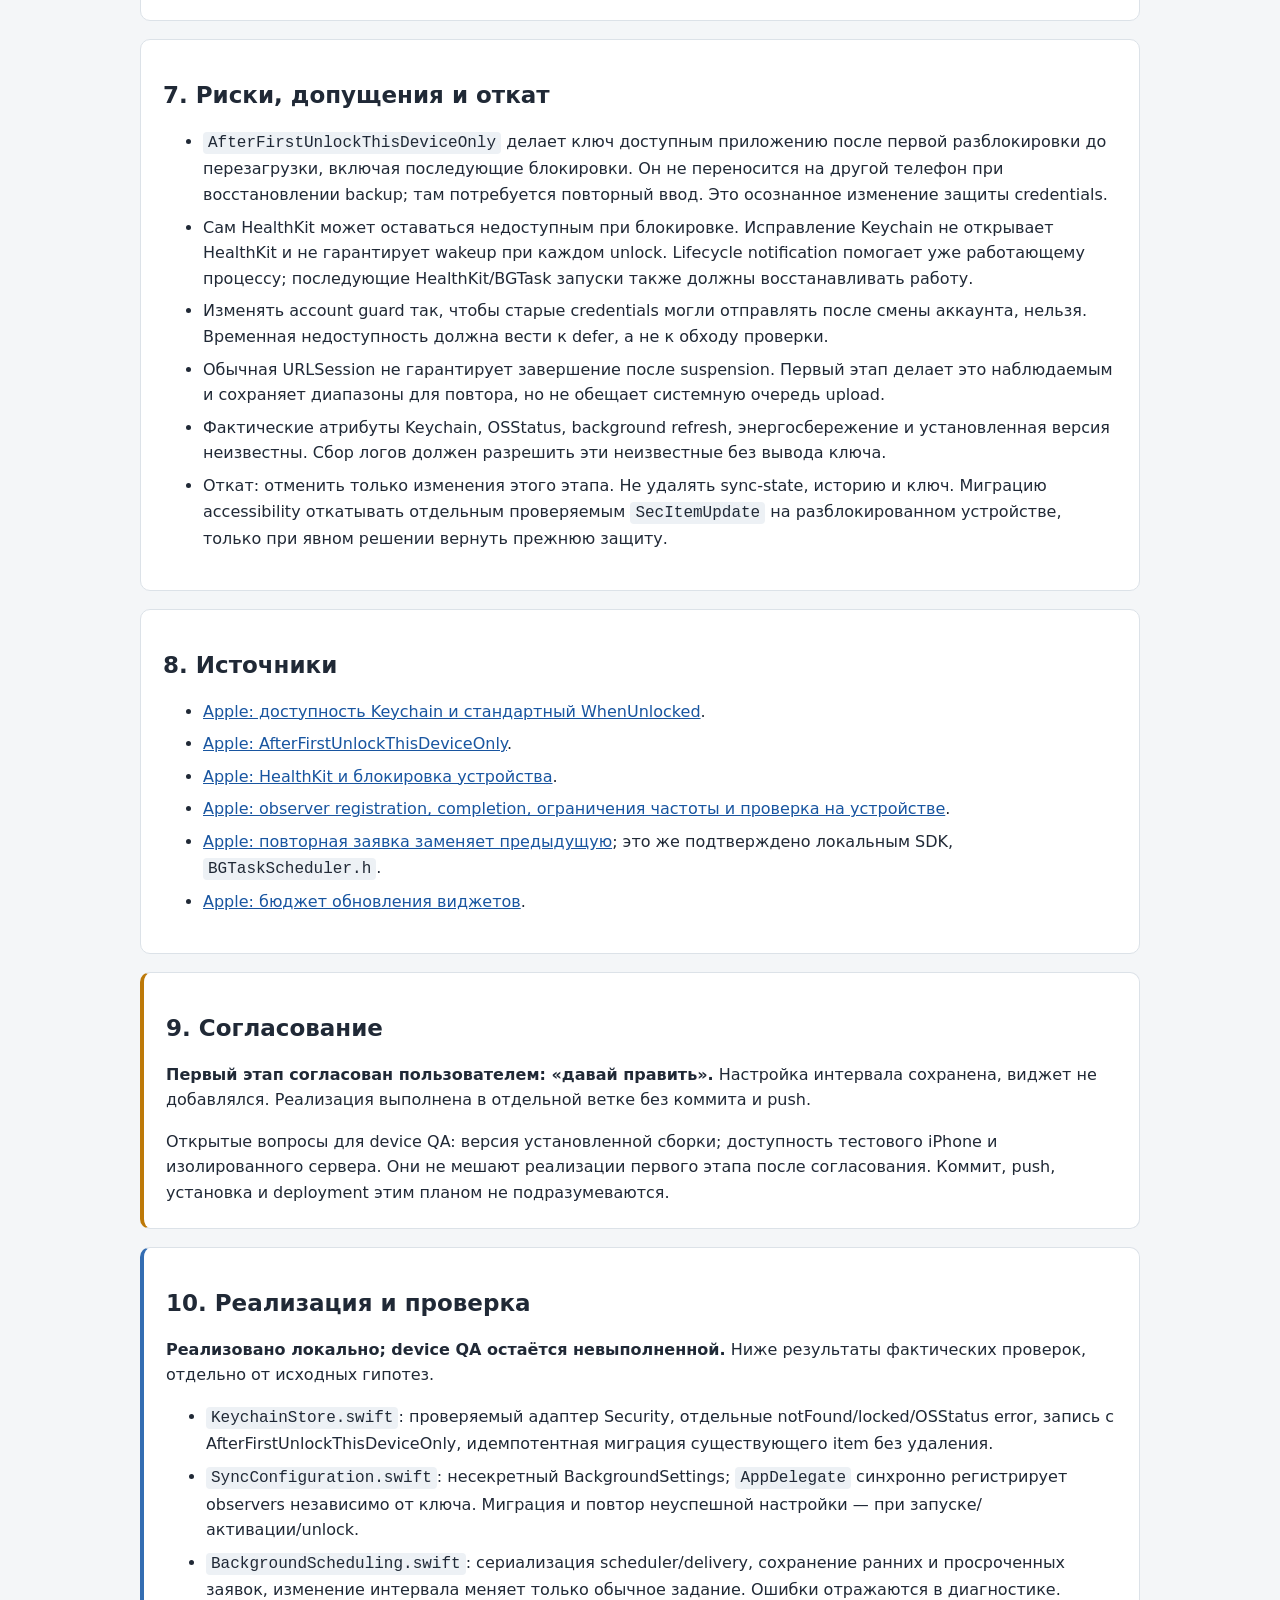
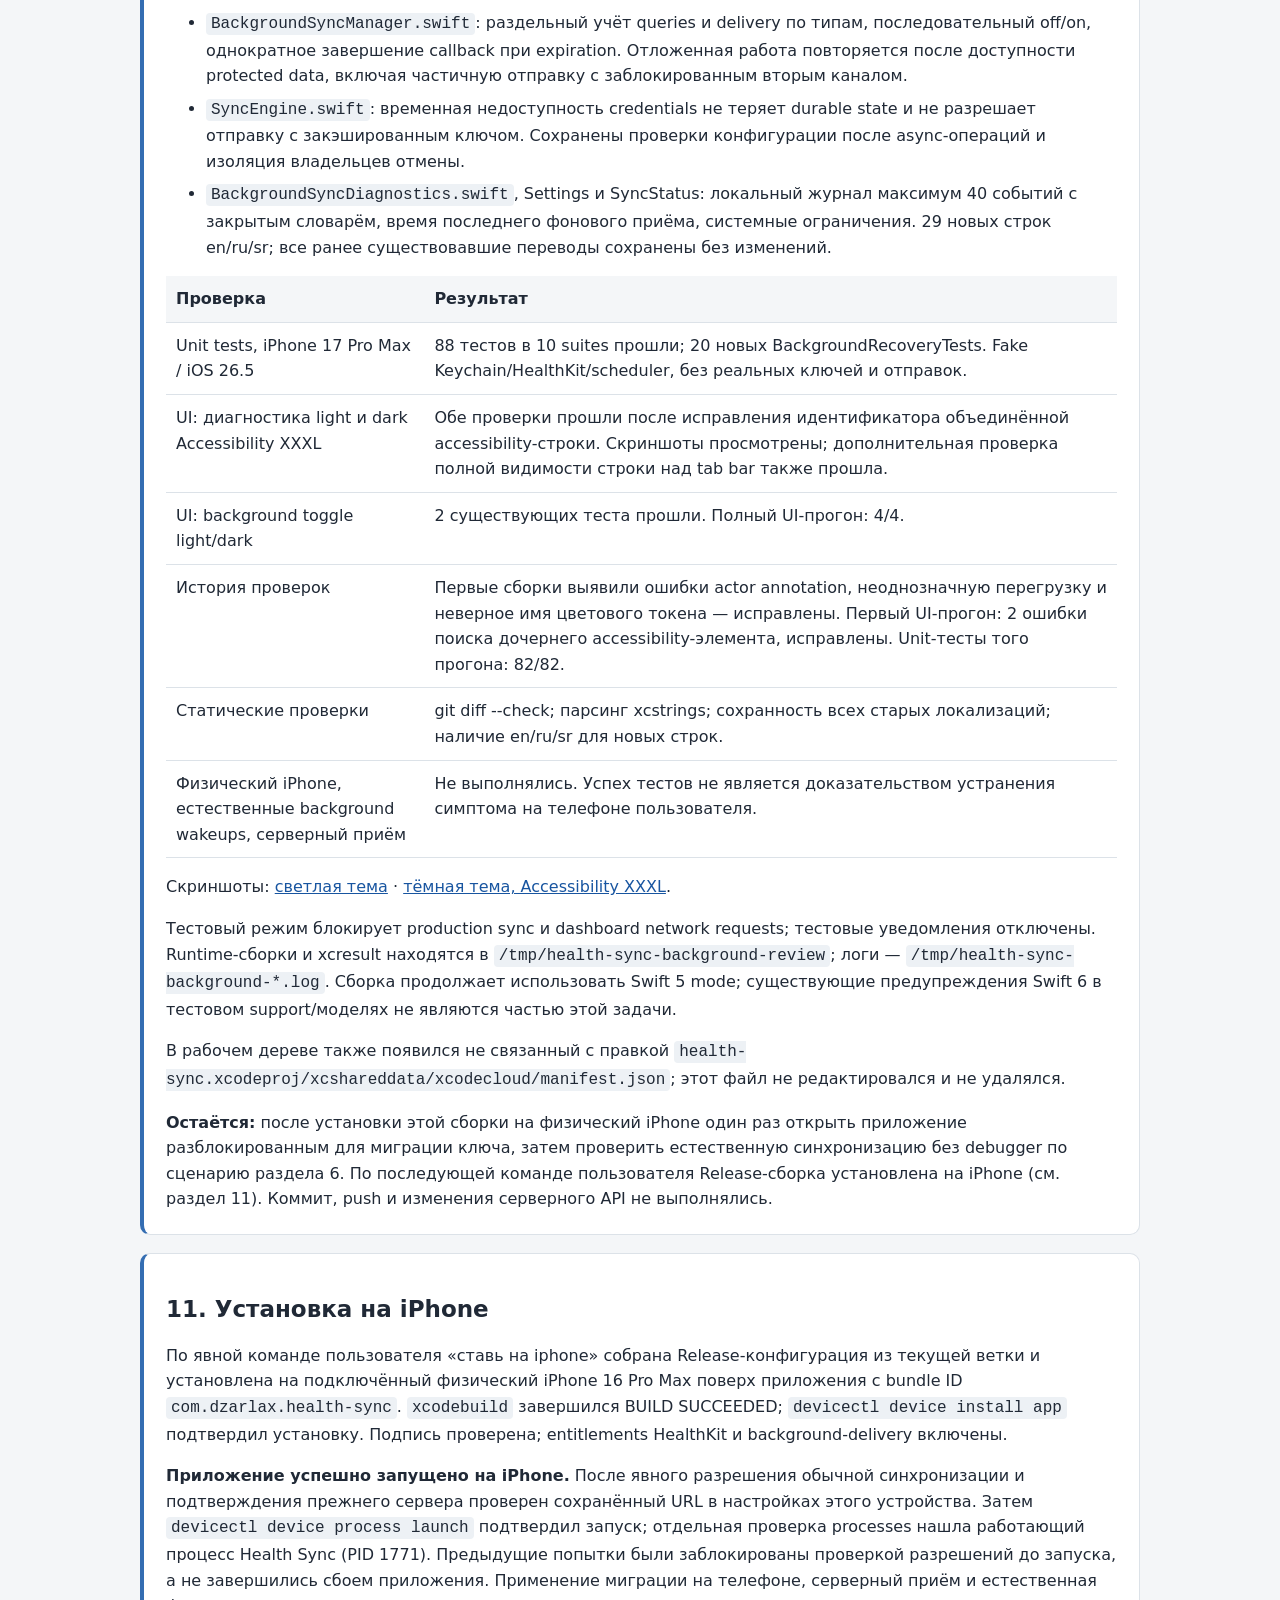
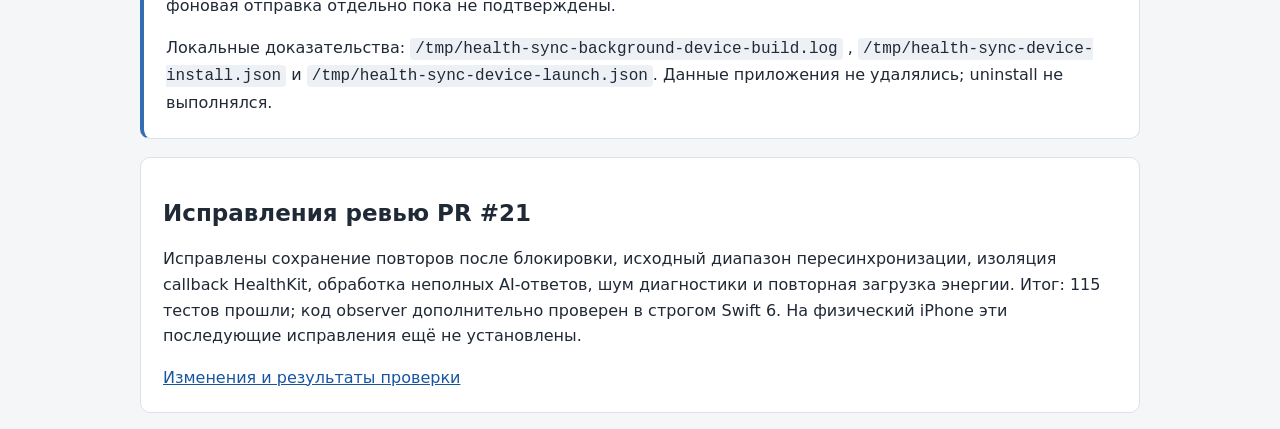
<file: docs/ai-plans/2026-09-26-background-sync-recovery.html>
<!doctype html>
<html lang="ru">
<head>
<meta charset="utf-8">
<meta name="viewport" content="width=device-width, initial-scale=1">
<title>Health Sync — восстановление фоновой синхронизации</title>
<style>
body{margin:0;background:#f4f6f8;color:#202936;font:16px/1.6 system-ui,-apple-system,sans-serif}main{max-width:1000px;margin:auto;padding:32px 22px 70px}section{background:white;border:1px solid #dce2e8;border-radius:10px;padding:22px;margin:18px 0}h1,h2,h3{line-height:1.25}h1{font-size:32px}h2{font-size:23px}h3{font-size:18px}code{background:#edf1f5;padding:2px 5px;border-radius:4px;overflow-wrap:anywhere}a{color:#1855a0}li{margin:7px 0}table{border-collapse:collapse;width:100%}td,th{padding:10px;border-bottom:1px solid #dce2e8;text-align:left;vertical-align:top}th{background:#f4f6f8}.note{border-left:4px solid #346db2}.approval{border-left:4px solid #bd7908}.muted{color:#566376}pre{overflow:auto;background:#edf1f5;padding:14px;font-size:13px}p:last-child{margin-bottom:0}
</style>
</head>
<body><main>
<h1>Восстановление фоновой синхронизации</h1>
<p class="muted">26 сентября 2026 · health-sync · codex/background-sync-recovery · исходная ревизия 5f89724 · реализация согласована</p>
<section class="note"><h2>1. Вывод и цель</h2>
<p>В коде найдены причины, по которым приложение может перестать отправлять данные в фоне и восстановиться после открытия. Пользователь подтвердил: после открытия отправка работает, приложение свайпом не закрывается. Приоритет — восстановить существующий механизм HealthKit + BackgroundTasks и сделать его состояние проверяемым.</p>
<p><strong>Это анализ исходников, истории Git и документации Apple.</strong> Логи с телефона, версия установленной сборки и фактические атрибуты её Keychain пока не проверены. Найденные дефекты подтверждены кодом; конкретная цепочка сбоя на устройстве остаётся гипотезой. На момент исходного анализа код ещё не менялся. Реализация и результаты последующих проверок приведены в разделе 10.</p>
</section>
<section><h2>2. Что происходит сейчас</h2>
<p><code>AppDelegate</code> синхронно регистрирует observers на шаги, пульс, активную энергию и сон. Каждый callback вызывает общий <code>SyncEngine</code>. Есть два <code>BGProcessingTask</code>: обычная синхронизация и пересканирование семи дней после 03:00. Entitlements HealthKit/background-delivery и разрешённые task identifiers присутствуют.</p>
<p>Движок перечитывает диапазоны дат, сохраняет границы незавершённой работы и принимает успешность только после проверки ответа сервера. Транспорт использует обычную <code>URLSession</code> с timeout 120 секунд. Отдельной очереди сериализованных payload и системной background URLSession нет. Время жизни загрузки зависит от доступного приложению фонового времени.</p>
<table><thead><tr><th>Приоритет</th><th>Наблюдение</th><th>Последствие</th></tr></thead><tbody>
<tr><td>P1</td><td><code>SettingsView.swift:729–750</code>: Keychain сохраняется без <code>kSecAttrAccessible</code>, результат чтения игнорируется. <code>SyncConfiguration.swift:14–18</code> превращает недоступность ключа в отсутствие конфигурации.</td><td>У созданного таким способом ключа стандартный доступ WhenUnlocked. При блокировке фоновый запуск может остаться без ключа. Не проверено, какие атрибуты у записи на конкретном телефоне.</td></tr>
<tr><td>P1</td><td><code>AppDelegate.swift:23</code> и <code>BackgroundSyncManager.swift:146</code> требуют полного snapshot с ключом для observers. <code>scheduleNextSync</code>, <code>scheduleDailyResync</code>, <code>applyConfiguration</code> при ошибке snapshot вызывают <code>cancelScheduledWork</code>.</td><td>Временная недоступность credentials может помешать регистрации observers либо отменить оба задания и вызвать <code>disableAllBackgroundDelivery</code>. Эти проверки добавлены в <code>06b8cd5</code> от 11 сентября; это кандидат на регрессию, а не доказанная дата сбоя на устройстве.</td></tr>
<tr><td>P2</td><td><code>SyncEngine.refreshConfiguration → applyConfiguration → scheduleDailyResync</code>: повторная отправка заявки на следующие 03:00. Обычная заявка аналогично получает новое <code>now + interval</code>.</td><td>Повторная заявка заменяет старую. Например, невыполненные сегодняшние 03:00 при вызове в 08:00 заменяются завтрашними. Возможно откладывание фоновой работы при частых обновлениях конфигурации.</td></tr>
<tr><td>P2</td><td>Ошибки submit скрыты через <code>try?</code>; enableBackgroundDelivery только печатает ошибку. <code>observersRegistered</code> устанавливается до результатов enable.</td><td>Регистрация query не доказывает успешное включение delivery; нет явного повторного включения неуспешных типов до пересоздания observers и понятной диагностики в интерфейсе.</td></tr>
</tbody></table>
<p>Ветка expiration уже отменяет принадлежащую ей синхронизацию. Нельзя объявлять отсутствие отмены причиной сбоя. Однако observer completion сейчас зависит от возврата асинхронного ожидания; его своевременный однократный вызов при expiration нужно закрепить тестом и явным управлением завершением.</p>
</section>
<section><h2>3. Предлагаемый первый этап</h2><ol>
<li><strong>Исправить хранение и чтение credentials.</strong> Выделить Keychain-адаптер, различать отсутствующий ключ, временно недоступный ключ и прочие OSStatus. Для новых записей использовать <code>AfterFirstUnlockThisDeviceOnly</code>. При разблокированном приложении обновить accessibility существующей записи без удаления и без изменения значения. Проверять результат миграции; не считать её успешной при ошибке.</li>
<li><strong>Отделить настройки планирования от секретов.</strong> Для синхронной регистрации observers достаточно настройки backgroundSync и несекретных параметров. Ошибка чтения credentials должна откладывать работу, сохранять pending/checkpoints и диагностироваться, а не выключать background delivery. Полную конфигурацию проверять перед отправкой. Явное выключение пользователем продолжает отменять фоновые задания и subscriptions.</li>
<li><strong>Сделать планирование идемпотентным.</strong> Через адаптер BGTaskScheduler проверить pending requests, сохранять уже назначенную более раннюю заявку, включая просроченные 03:00. Новую создавать при отсутствии заявки, после фактического запуска либо при осмысленном изменении настройки. Сериализовать операции, чтобы callback проверки не воскресил задания после выключения. Обрабатывать ошибки submit/register.</li>
<li><strong>Восстанавливать фоновый цикл.</strong> При доступности protected data и при активации повторять отложенную настройку/миграцию и допустимую незавершённую работу. Состояние регистрации observers отделить от успешности enable delivery по каждому типу. Повторять только неуспешные enable на подходящем lifecycle-событии, без непрерывного retry loop. Сериализовать off→on, чтобы поздний callback disable не выключил новое включение.</li>
<li><strong>Закрепить завершение фоновых обработчиков.</strong> Единый однократный completion для success/error/expiration; отмена только владельцем соответствующей работы. Сохранить незавершённые диапазоны, не продвигать checkpoints на locked/cancelled/неподтверждённом upload. Не возвращать ранний completion до сохранения необходимого состояния.</li>
<li><strong>Добавить компактную диагностику в Settings.</strong> Последний фоновый триггер, причина и итог попытки, подтверждённая отправка, состояние scheduler/delivery, временная недоступность данных или credentials, системный background refresh и Low Power Mode. Хранить ограниченный локальный набор событий без API key, payload, значений метрик и URL. Новые UI-строки — en/ru/sr, цвета — через <code>Color.ds*</code>.</li>
</ol>
<p>Критерий результата: временная блокировка не отключает механизм; заявка не отодвигается при каждом refresh; успешная фоновая доставка подтверждается сервером на реальном устройстве. Фиксированное расписание каждые 15 минут не обещается.</p>
</section>
<section><h2>4. Виджет и границы изменений</h2>
<p><strong>Виджет полезен как второй этап:</strong> «последняя подтверждённая отправка», «данные ожидают отправки», переход в приложение для синхронизации. WidgetKit имеет отдельный бюджет обновлений и не держит основное приложение запущенным. Он не устраняет ошибку credentials и ограничения доступа к HealthKit.</p>
<p>Первый этап не добавляет Widget Extension, App Group, push-инфраструктуру, HealthKit anchors или background URLSession. Надёжная передача уже собранного payload через системную URLSession потребует отдельного проекта: защищённые файлы очереди, account isolation, обработка relaunch и ACK, очистка и дедупликация. Возвращаться к этому стоит, если диагностика после исправлений подтвердит срыв сетевой передачи при suspension.</p>
<p>Серверный API, формат payload, правила sleep coverage и обработка на сервере сохраняются. Меняются клиентское хранение credentials, фоновой lifecycle и небольшой блок диагностики.</p>
</section>
<section><h2>5. Предполагаемые файлы</h2>
<table><thead><tr><th>Файлы</th><th>Причина</th></tr></thead><tbody>
<tr><td><code>KeychainStore.swift</code> (новый), <code>SettingsView.swift</code></td><td>Выделение существующего KeychainStore, ошибки чтения/записи, миграция, UI диагностики.</td></tr>
<tr><td><code>SyncConfiguration.swift</code>, <code>SyncContracts.swift</code></td><td>Несекретные настройки планирования и различение временной недоступности.</td></tr>
<tr><td><code>BackgroundSyncManager.swift</code>, <code>AppDelegate.swift</code></td><td>Observers, pending requests, recovery, completion и lifecycle.</td></tr>
<tr><td><code>SyncEngine.swift</code></td><td>Корректный исход при временной недоступности, ограниченная диагностика причины/результата, сохранение account guards.</td></tr>
<tr><td><code>BackgroundSyncDiagnostics.swift</code> (новый), <code>Localizable.xcstrings</code></td><td>Безопасная локальная диагностика и локализация.</td></tr>
<tr><td><code>health-syncTests/…</code>, <code>SPEC.md</code>, этот план</td><td>Регрессии, документирование фактического поведения и результатов проверки.</td></tr>
</tbody></table>
</section>
<section><h2>6. Проверки</h2>
<p>Сначала тесты, воспроизводящие ошибочные решения на injected Keychain/scheduler/clock/HealthKit dependencies; реальные credentials и сервер в автоматических тестах не использовать. До запуска проверить test mode и отключение уведомлений для тестовой сборки.</p>
<ul>
<li>Locked Keychain на cold launch: observers регистрируются; задания/delivery не отменяются; запрос без ключа не отправляется.</li>
<li>Миграция сохраняет значение и account fingerprint; error/notFound/locked различаются; неуспешная миграция повторяется после unlock, не уничтожая запись.</li>
<li>Повторные refresh не отодвигают ранний запрос; просроченные 03:00 сохраняются; после выполнения назначается следующий день. Проверить смену часового пояса/DST и изменение интервала.</li>
<li>Неуспешное enable delivery повторяется без дублирования queries; быстрые off→on и поздние callback не приводят к неверному конечному состоянию.</li>
<li>Success/error/expiration/cancellation дают ровно один observer completion и BGTask completion; expiration одного waiter не отменяет работу другого владельца.</li>
<li>Locked HealthKit, медленная сеть и expiration не продвигают checkpoints. Account switch, частичный ACK, retry и sleep coverage проходят существующие регрессионные тесты.</li>
<li>Диагностика не содержит секретов/health payload; видна в light/dark и крупном Dynamic Type.</li>
</ul>
<pre>xcodebuild -scheme health-sync -showdestinations
# Select an available iOS Simulator compatible with the test target.
xcodebuild -scheme health-sync -destination 'platform=iOS Simulator,id=&lt;SIMULATOR_ID&gt;' \
  -derivedDataPath /tmp/health-sync-background-review \
  -parallel-testing-enabled NO test
git diff --check</pre>
<p><strong>Физический iPhone обязателен:</strong> сначала отдельная тестовая конфигурация/сборка, уведомления выключены. Затем согласованная проверка обычного пользовательского сценария: запуск, уход в фон без force quit, блокировка, поступление samples с Watch, разблокировка без открытия приложения, последующее сравнение журнала с серверным приёмом. Проверить также временное отсутствие сети, рестарт с первым unlock и сутки естественных запусков без debugger. Непосредственно во время блокировки новых HealthKit-чтений может не быть — это ограничение iOS.</p>
<p>Симулятор проверяет решения state machine и UI, но не подтверждает HealthKit background delivery. Наличие HTTP ACK подтверждает приём; актуальность пользовательского dashboard проверяется отдельно. Установка на телефон и реальные uploads не выполнены этим анализом.</p>
</section>
<section><h2>7. Риски, допущения и откат</h2><ul>
<li><code>AfterFirstUnlockThisDeviceOnly</code> делает ключ доступным приложению после первой разблокировки до перезагрузки, включая последующие блокировки. Он не переносится на другой телефон при восстановлении backup; там потребуется повторный ввод. Это осознанное изменение защиты credentials.</li>
<li>Сам HealthKit может оставаться недоступным при блокировке. Исправление Keychain не открывает HealthKit и не гарантирует wakeup при каждом unlock. Lifecycle notification помогает уже работающему процессу; последующие HealthKit/BGTask запуски также должны восстанавливать работу.</li>
<li>Изменять account guard так, чтобы старые credentials могли отправлять после смены аккаунта, нельзя. Временная недоступность должна вести к defer, а не к обходу проверки.</li>
<li>Обычная URLSession не гарантирует завершение после suspension. Первый этап делает это наблюдаемым и сохраняет диапазоны для повтора, но не обещает системную очередь upload.</li>
<li>Фактические атрибуты Keychain, OSStatus, background refresh, энергосбережение и установленная версия неизвестны. Сбор логов должен разрешить эти неизвестные без вывода ключа.</li>
<li>Откат: отменить только изменения этого этапа. Не удалять sync-state, историю и ключ. Миграцию accessibility откатывать отдельным проверяемым <code>SecItemUpdate</code> на разблокированном устройстве, только при явном решении вернуть прежнюю защиту.</li>
</ul></section>
<section><h2>8. Источники</h2><ul>
<li><a href="https://developer.apple.com/documentation/security/restricting-keychain-item-accessibility">Apple: доступность Keychain и стандартный WhenUnlocked</a>.</li>
<li><a href="https://developer.apple.com/documentation/security/ksecattraccessibleafterfirstunlockthisdeviceonly">Apple: AfterFirstUnlockThisDeviceOnly</a>.</li>
<li><a href="https://developer.apple.com/documentation/healthkit/protecting-user-privacy">Apple: HealthKit и блокировка устройства</a>.</li>
<li><a href="https://developer.apple.com/documentation/healthkit/hkhealthstore/enablebackgrounddelivery(for:frequency:withcompletion:)">Apple: observer registration, completion, ограничения частоты и проверка на устройстве</a>.</li>
<li><a href="https://developer.apple.com/documentation/uikit/using-background-tasks-to-update-your-app">Apple: повторная заявка заменяет предыдущую</a>; это же подтверждено локальным SDK, <code>BGTaskScheduler.h</code>.</li>
<li><a href="https://developer.apple.com/documentation/widgetkit/keeping-a-widget-up-to-date">Apple: бюджет обновления виджетов</a>.</li>
</ul></section>
<section class="approval"><h2>9. Согласование</h2>
<p><strong>Первый этап согласован пользователем: «давай править».</strong> Настройка интервала сохранена, виджет не добавлялся. Реализация выполнена в отдельной ветке без коммита и push.</p>
<p>Открытые вопросы для device QA: версия установленной сборки; доступность тестового iPhone и изолированного сервера. Они не мешают реализации первого этапа после согласования. Коммит, push, установка и deployment этим планом не подразумеваются.</p>
</section>
<section class="note"><h2>10. Реализация и проверка</h2>
<p><strong>Реализовано локально; device QA остаётся невыполненной.</strong> Ниже результаты фактических проверок, отдельно от исходных гипотез.</p>
<ul>
<li><code>KeychainStore.swift</code>: проверяемый адаптер Security, отдельные notFound/locked/OSStatus error, запись с AfterFirstUnlockThisDeviceOnly, идемпотентная миграция существующего item без удаления.</li>
<li><code>SyncConfiguration.swift</code>: несекретный BackgroundSettings; <code>AppDelegate</code> синхронно регистрирует observers независимо от ключа. Миграция и повтор неуспешной настройки — при запуске/активации/unlock.</li>
<li><code>BackgroundScheduling.swift</code>: сериализация scheduler/delivery, сохранение ранних и просроченных заявок, изменение интервала меняет только обычное задание. Ошибки отражаются в диагностике.</li>
<li><code>BackgroundSyncManager.swift</code>: раздельный учёт queries и delivery по типам, последовательный off/on, однократное завершение callback при expiration. Отложенная работа повторяется после доступности protected data, включая частичную отправку с заблокированным вторым каналом.</li>
<li><code>SyncEngine.swift</code>: временная недоступность credentials не теряет durable state и не разрешает отправку с закэшированным ключом. Сохранены проверки конфигурации после async-операций и изоляция владельцев отмены.</li>
<li><code>BackgroundSyncDiagnostics.swift</code>, Settings и SyncStatus: локальный журнал максимум 40 событий с закрытым словарём, время последнего фонового приёма, системные ограничения. 29 новых строк en/ru/sr; все ранее существовавшие переводы сохранены без изменений.</li>
</ul>
<table><thead><tr><th>Проверка</th><th>Результат</th></tr></thead><tbody>
<tr><td>Unit tests, iPhone 17 Pro Max / iOS 26.5</td><td>88 тестов в 10 suites прошли; 20 новых BackgroundRecoveryTests. Fake Keychain/HealthKit/scheduler, без реальных ключей и отправок.</td></tr>
<tr><td>UI: диагностика light и dark Accessibility XXXL</td><td>Обе проверки прошли после исправления идентификатора объединённой accessibility-строки. Скриншоты просмотрены; дополнительная проверка полной видимости строки над tab bar также прошла.</td></tr>
<tr><td>UI: background toggle light/dark</td><td>2 существующих теста прошли. Полный UI-прогон: 4/4.</td></tr>
<tr><td>История проверок</td><td>Первые сборки выявили ошибки actor annotation, неоднозначную перегрузку и неверное имя цветового токена — исправлены. Первый UI-прогон: 2 ошибки поиска дочернего accessibility-элемента, исправлены. Unit-тесты того прогона: 82/82.</td></tr>
<tr><td>Статические проверки</td><td>git diff --check; парсинг xcstrings; сохранность всех старых локализаций; наличие en/ru/sr для новых строк.</td></tr>
<tr><td>Физический iPhone, естественные background wakeups, серверный приём</td><td>Не выполнялись. Успех тестов не является доказательством устранения симптома на телефоне пользователя.</td></tr>
</tbody></table>
<p>Скриншоты: <a href="../reviews/2026-09-26-background-sync/diagnostics-light.png">светлая тема</a> · <a href="../reviews/2026-09-26-background-sync/diagnostics-dark-accessibility.png">тёмная тема, Accessibility XXXL</a>.</p>
<p>Тестовый режим блокирует production sync и dashboard network requests; тестовые уведомления отключены. Runtime-сборки и xcresult находятся в <code>/tmp/health-sync-background-review</code>; логи — <code>/tmp/health-sync-background-*.log</code>. Сборка продолжает использовать Swift 5 mode; существующие предупреждения Swift 6 в тестовом support/моделях не являются частью этой задачи.</p>
<p>В рабочем дереве также появился не связанный с правкой <code>health-sync.xcodeproj/xcshareddata/xcodecloud/manifest.json</code>; этот файл не редактировался и не удалялся.</p>
<p><strong>Остаётся:</strong> после установки этой сборки на физический iPhone один раз открыть приложение разблокированным для миграции ключа, затем проверить естественную синхронизацию без debugger по сценарию раздела 6. По последующей команде пользователя Release-сборка установлена на iPhone (см. раздел 11). Коммит, push и изменения серверного API не выполнялись.</p>
</section>
<section class="note"><h2>11. Установка на iPhone</h2>
<p>По явной команде пользователя «ставь на iphone» собрана Release-конфигурация из текущей ветки и установлена на подключённый физический iPhone 16 Pro Max поверх приложения с bundle ID <code>com.dzarlax.health-sync</code>. <code>xcodebuild</code> завершился BUILD SUCCEEDED; <code>devicectl device install app</code> подтвердил установку. Подпись проверена; entitlements HealthKit и background-delivery включены.</p>
<p><strong>Приложение успешно запущено на iPhone.</strong> После явного разрешения обычной синхронизации и подтверждения прежнего сервера проверен сохранённый URL в настройках этого устройства. Затем <code>devicectl device process launch</code> подтвердил запуск; отдельная проверка processes нашла работающий процесс Health Sync (PID 1771). Предыдущие попытки были заблокированы проверкой разрешений до запуска, а не завершились сбоем приложения. Применение миграции на телефоне, серверный приём и естественная фоновая отправка отдельно пока не подтверждены.</p>
<p>Локальные доказательства: <code>/tmp/health-sync-background-device-build.log</code> , <code>/tmp/health-sync-device-install.json</code> и <code>/tmp/health-sync-device-launch.json</code>. Данные приложения не удалялись; uninstall не выполнялся.</p>
</section><section><h2>Исправления ревью PR #21</h2><p>Исправлены сохранение повторов после блокировки, исходный диапазон пересинхронизации, изоляция callback HealthKit, обработка неполных AI-ответов, шум диагностики и повторная загрузка энергии. Итог: 115 тестов прошли; код observer дополнительно проверен в строгом Swift 6. На физический iPhone эти последующие исправления ещё не установлены.</p><p><a href="../reviews/2026-09-26-pr-21-follow-up.md">Изменения и результаты проверки</a></p></section></main></body></html>
</file>
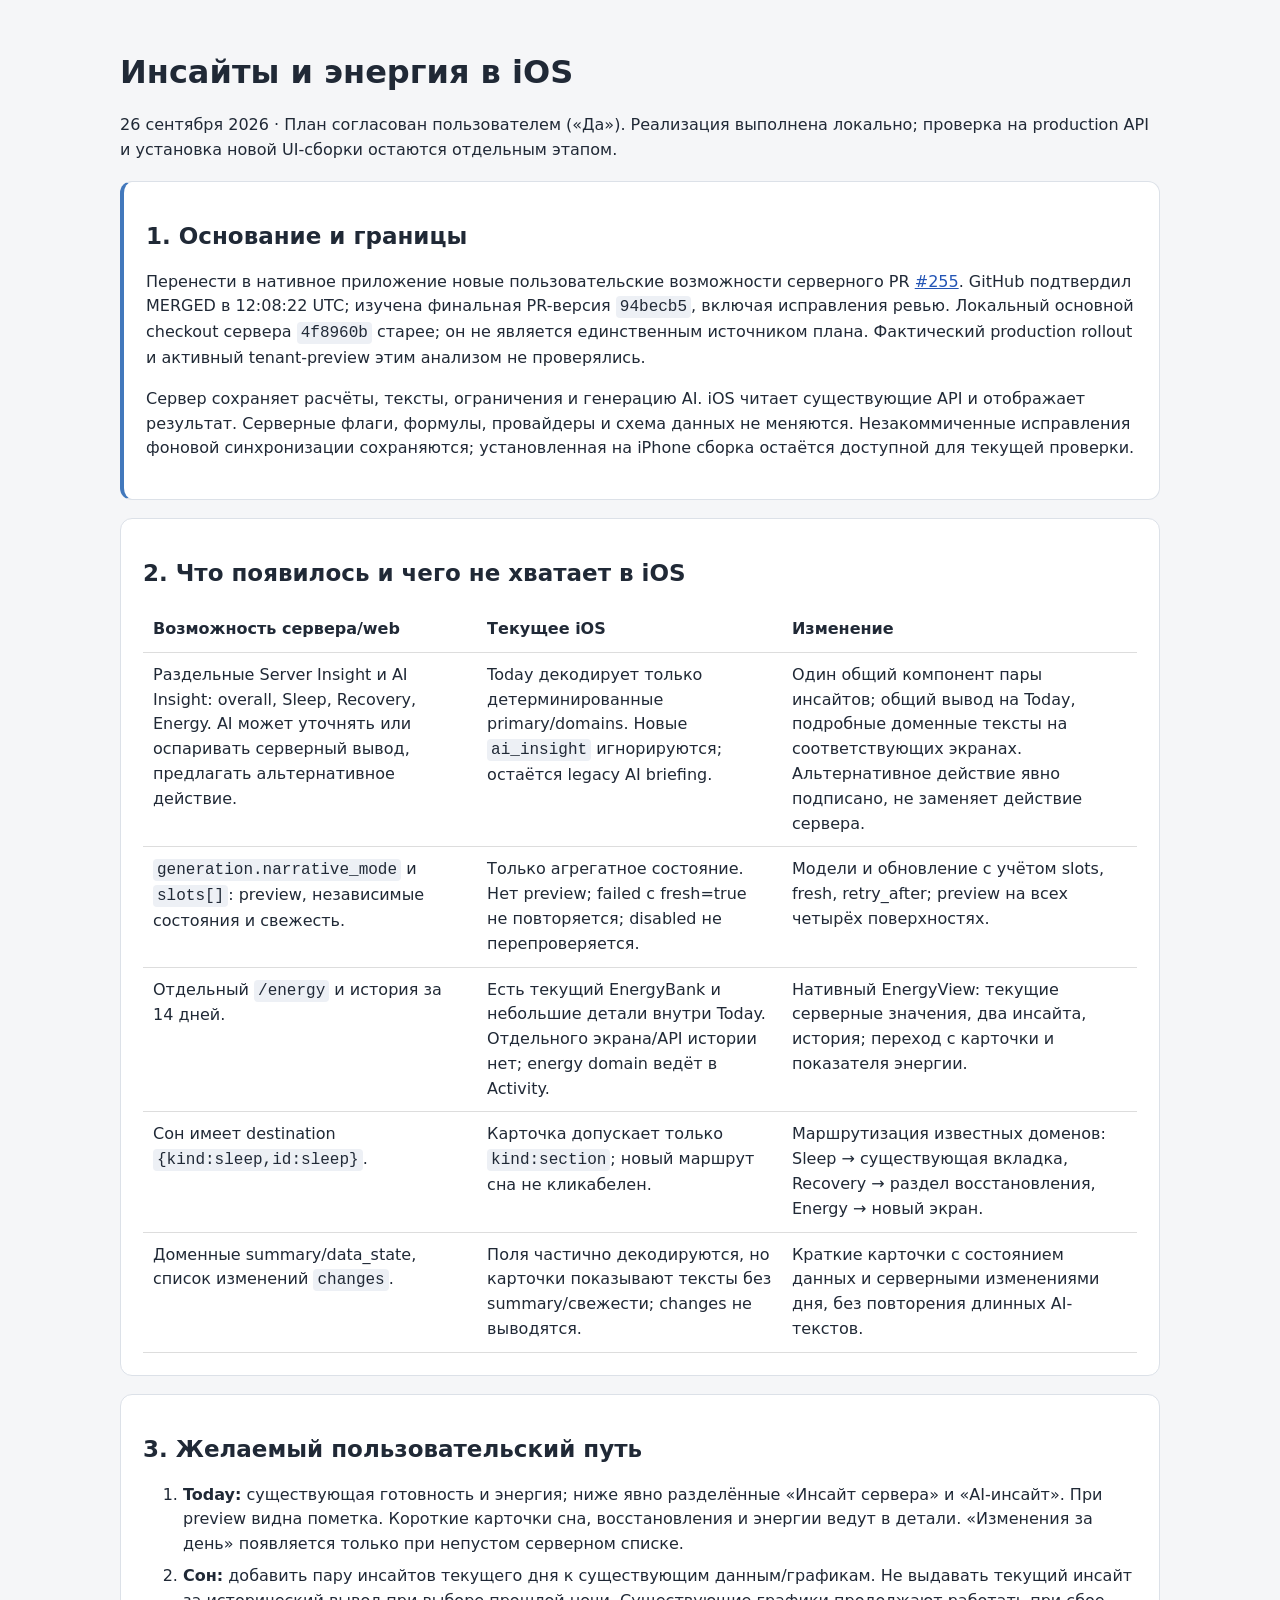
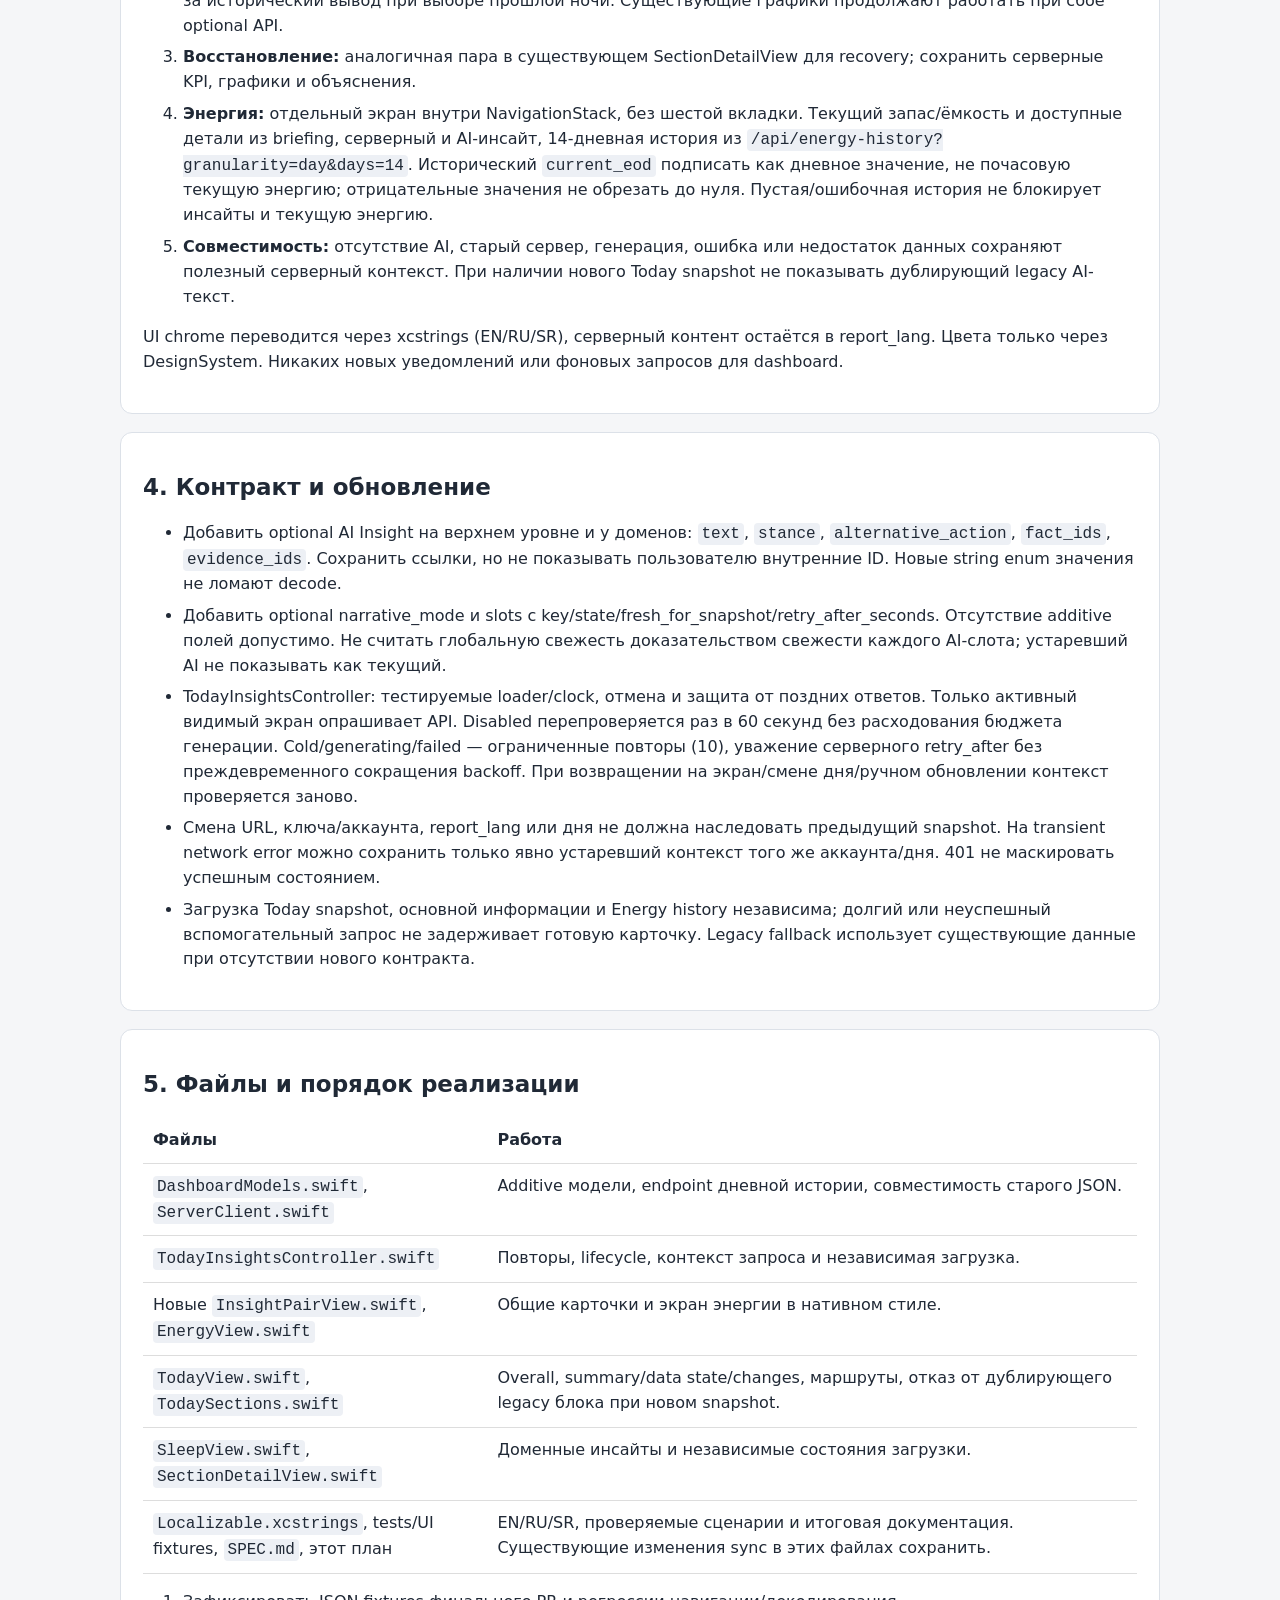
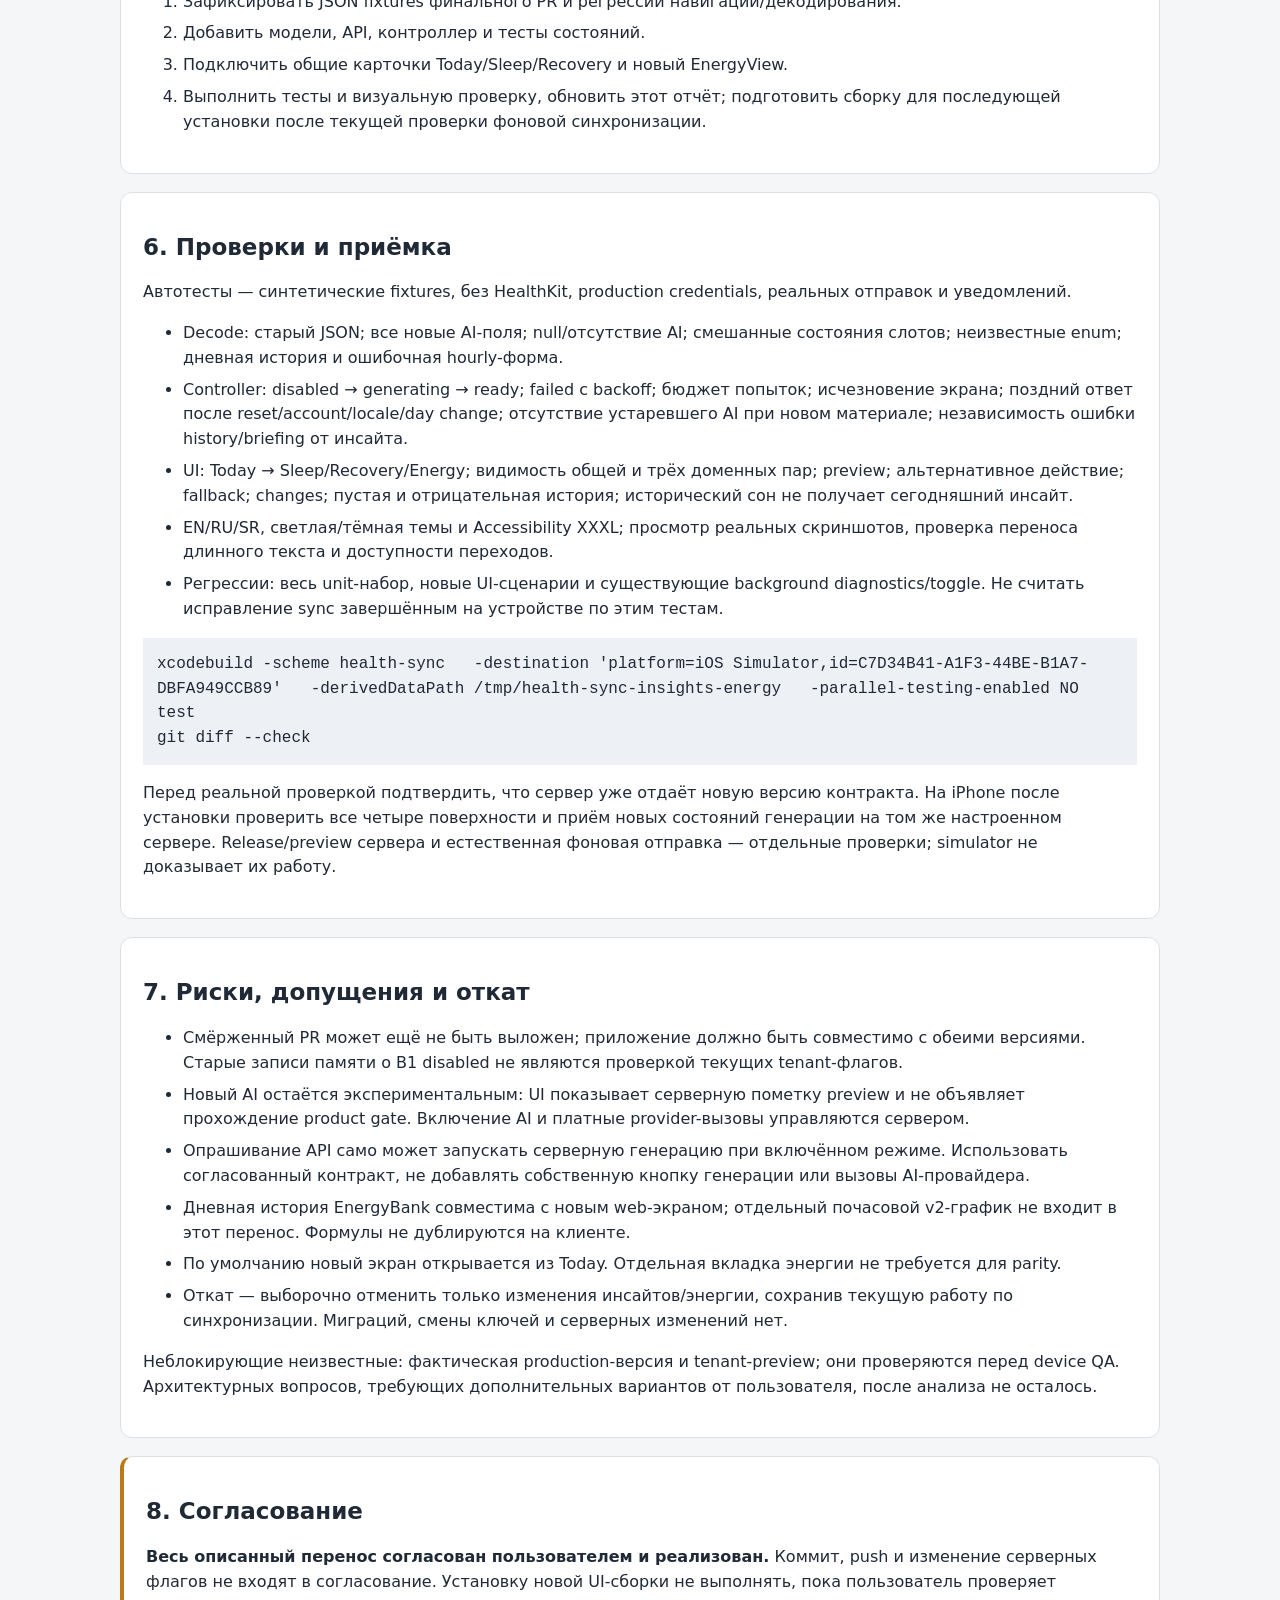
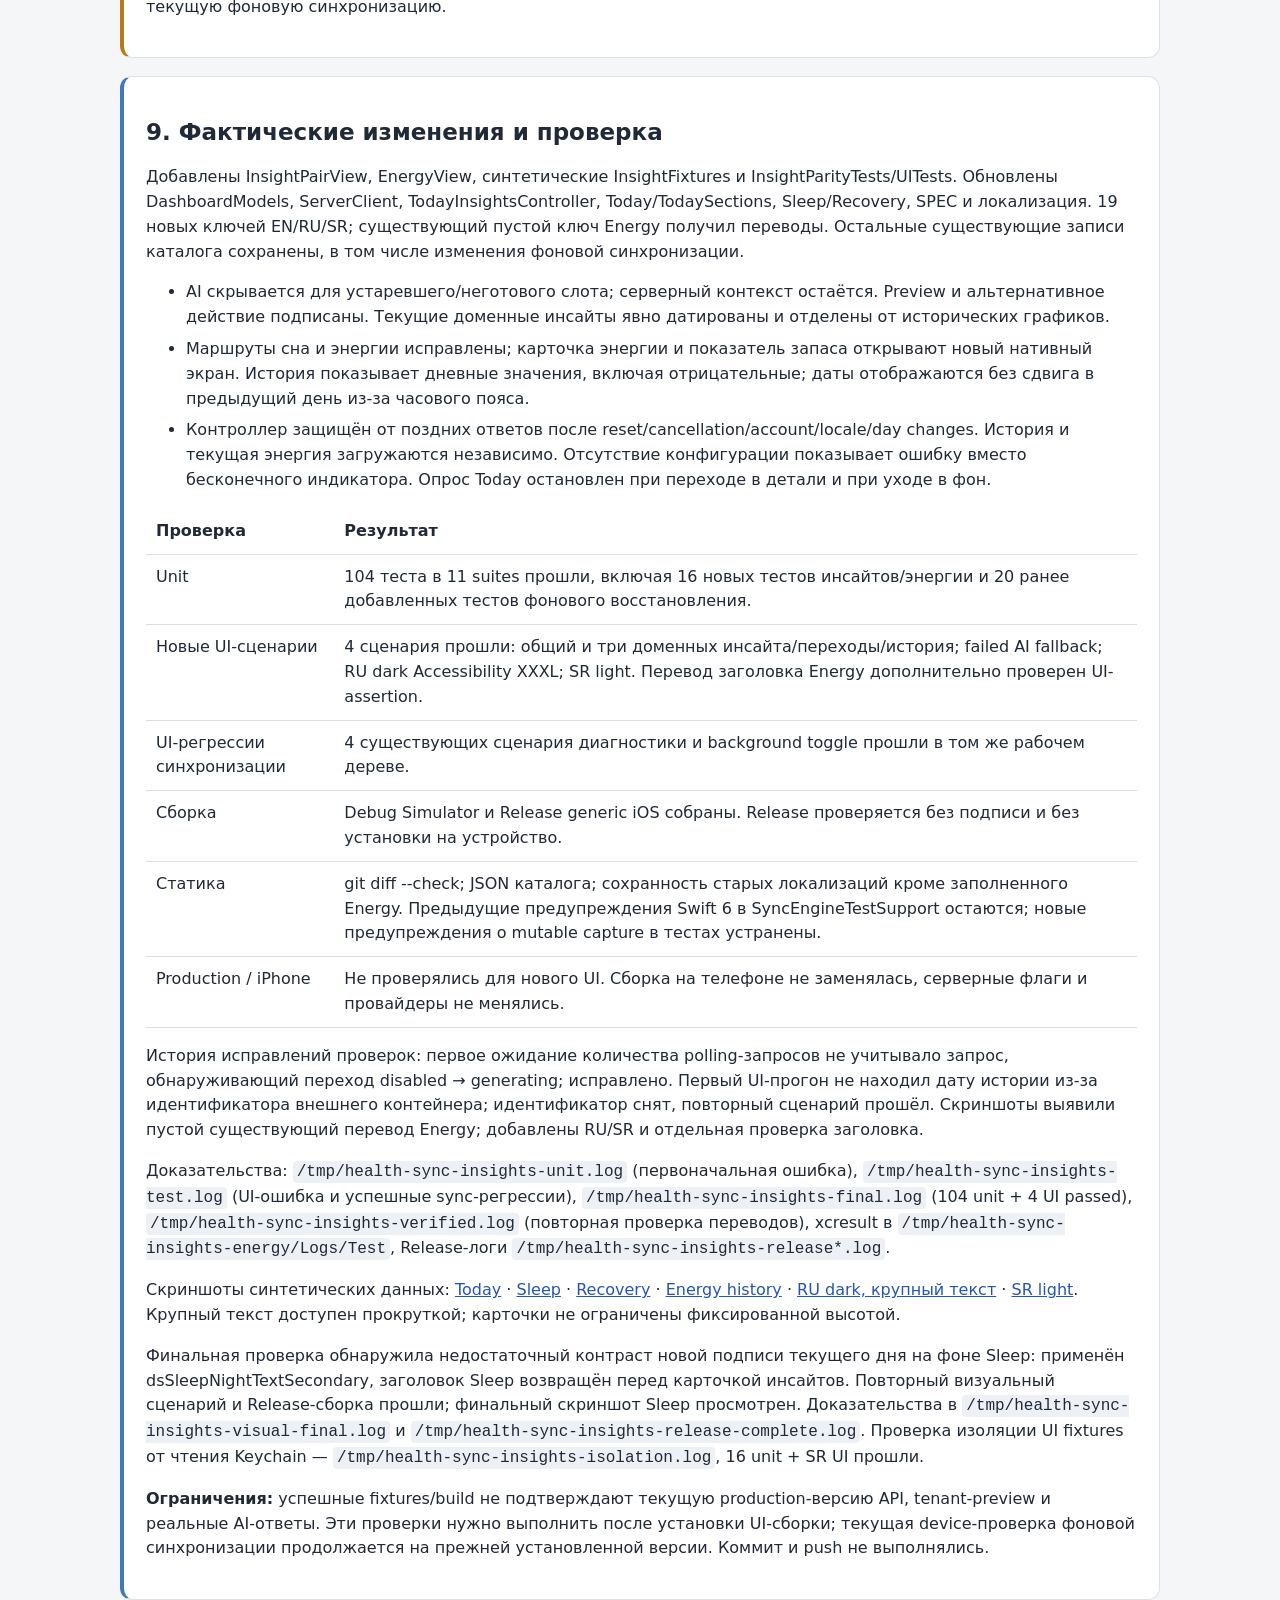
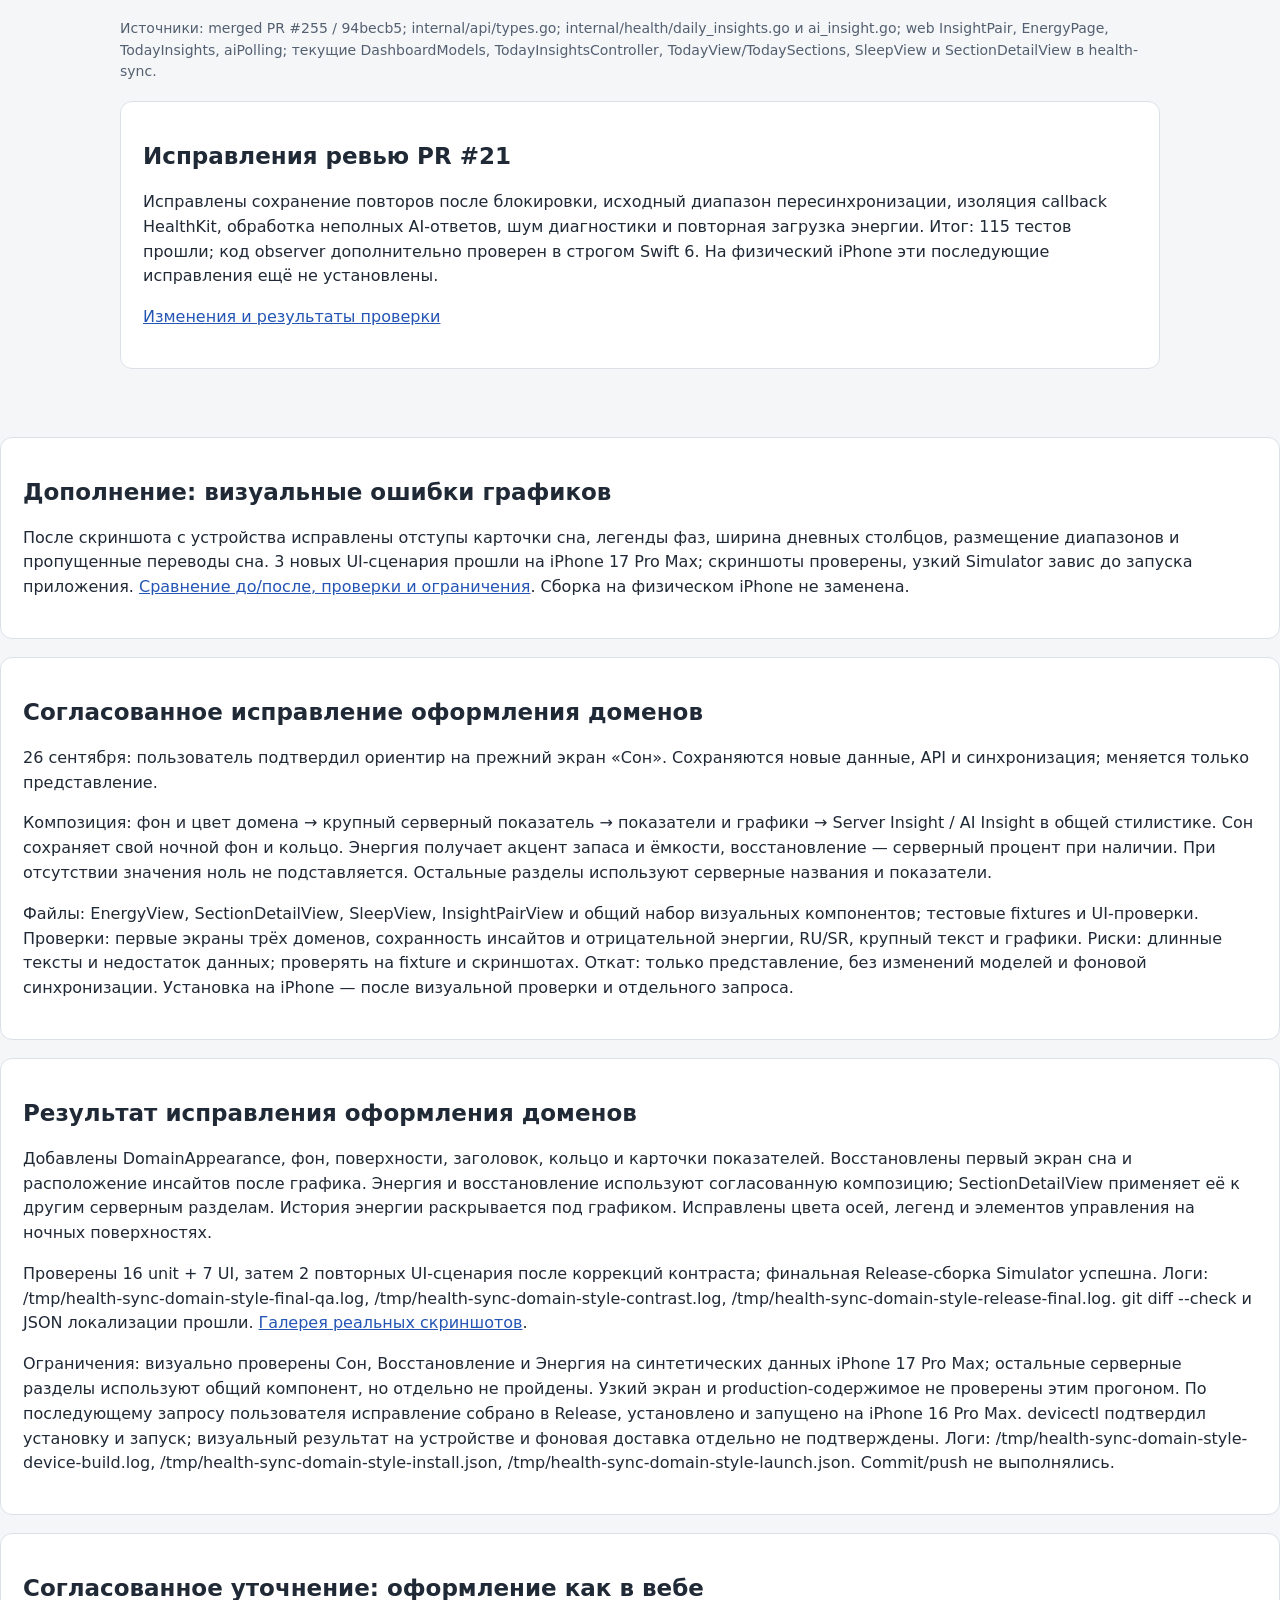
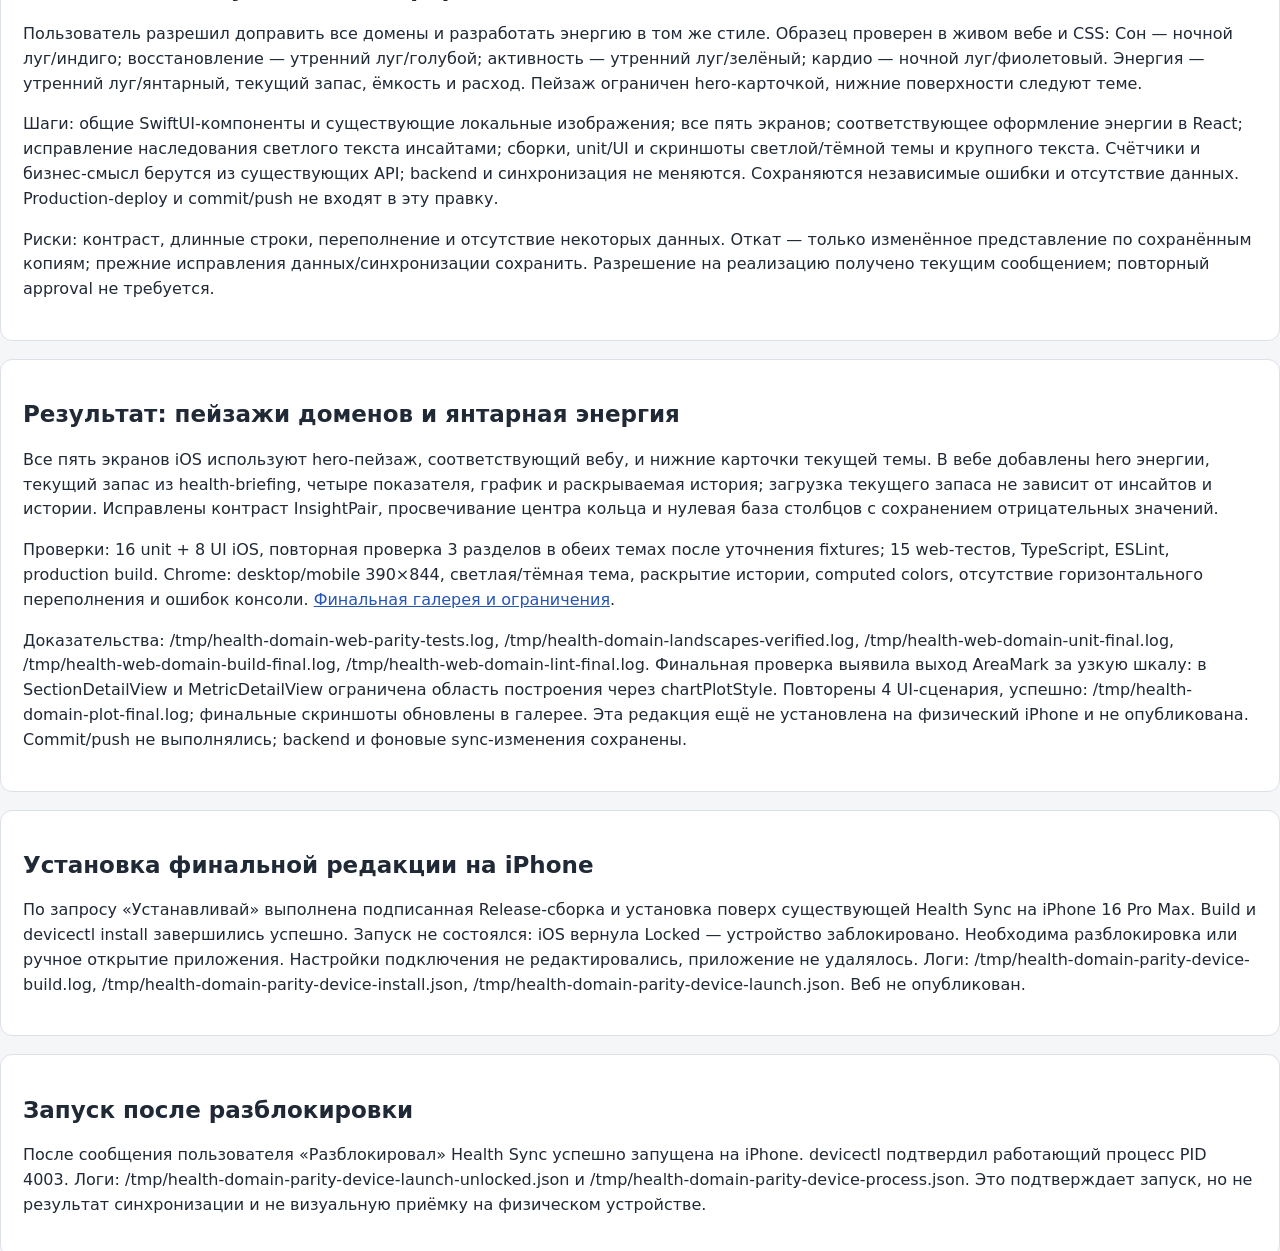
<file: docs/ai-plans/2026-09-26-ios-insights-energy-parity.html>
<!doctype html>
<html lang="ru"><head><meta charset="utf-8"><meta name="viewport" content="width=device-width,initial-scale=1"><title>iOS: инсайты и энергия</title><style>
body{margin:0;background:#f5f6f8;color:#202936;font:16px/1.55 system-ui,sans-serif}main{max-width:1040px;margin:auto;padding:32px 20px}section{background:white;border:1px solid #dce1e8;border-radius:12px;padding:22px;margin:18px 0}h1,h2{line-height:1.2}h2{font-size:23px}table{width:100%;border-collapse:collapse}th,td{text-align:left;vertical-align:top;border-bottom:1px solid #ddd;padding:10px}code{background:#edf0f5;border-radius:4px;padding:2px 4px;overflow-wrap:anywhere}pre{white-space:pre-wrap;background:#edf0f5;padding:14px}a{color:#2455b5}.note{border-left:4px solid #4278bc}.gate{border-left:4px solid #ba7a18}li{margin:7px 0}.small{font-size:14px;color:#536071}</style></head><body><main>
<h1>Инсайты и энергия в iOS</h1><p>26 сентября 2026 · План согласован пользователем («Да»). Реализация выполнена локально; проверка на production API и установка новой UI-сборки остаются отдельным этапом.</p>
<section class="note"><h2>1. Основание и границы</h2><p>Перенести в нативное приложение новые пользовательские возможности серверного PR <a href="https://github.com/Dzarlax-AI/health_dashboard/pull/255">#255</a>. GitHub подтвердил MERGED в 12:08:22 UTC; изучена финальная PR-версия <code>94becb5</code>, включая исправления ревью. Локальный основной checkout сервера <code>4f8960b</code> старее; он не является единственным источником плана. Фактический production rollout и активный tenant-preview этим анализом не проверялись.</p><p>Сервер сохраняет расчёты, тексты, ограничения и генерацию AI. iOS читает существующие API и отображает результат. Серверные флаги, формулы, провайдеры и схема данных не меняются. Незакоммиченные исправления фоновой синхронизации сохраняются; установленная на iPhone сборка остаётся доступной для текущей проверки.</p></section>
<section><h2>2. Что появилось и чего не хватает в iOS</h2><table><thead><tr><th>Возможность сервера/web</th><th>Текущее iOS</th><th>Изменение</th></tr></thead><tbody>
<tr><td>Раздельные Server Insight и AI Insight: overall, Sleep, Recovery, Energy. AI может уточнять или оспаривать серверный вывод, предлагать альтернативное действие.</td><td>Today декодирует только детерминированные primary/domains. Новые <code>ai_insight</code> игнорируются; остаётся legacy AI briefing.</td><td>Один общий компонент пары инсайтов; общий вывод на Today, подробные доменные тексты на соответствующих экранах. Альтернативное действие явно подписано, не заменяет действие сервера.</td></tr>
<tr><td><code>generation.narrative_mode</code> и <code>slots[]</code>: preview, независимые состояния и свежесть.</td><td>Только агрегатное состояние. Нет preview; failed с fresh=true не повторяется; disabled не перепроверяется.</td><td>Модели и обновление с учётом slots, fresh, retry_after; preview на всех четырёх поверхностях.</td></tr>
<tr><td>Отдельный <code>/energy</code> и история за 14 дней.</td><td>Есть текущий EnergyBank и небольшие детали внутри Today. Отдельного экрана/API истории нет; energy domain ведёт в Activity.</td><td>Нативный EnergyView: текущие серверные значения, два инсайта, история; переход с карточки и показателя энергии.</td></tr>
<tr><td>Сон имеет destination <code>{kind:sleep,id:sleep}</code>.</td><td>Карточка допускает только <code>kind:section</code>; новый маршрут сна не кликабелен.</td><td>Маршрутизация известных доменов: Sleep → существующая вкладка, Recovery → раздел восстановления, Energy → новый экран.</td></tr>
<tr><td>Доменные summary/data_state, список изменений <code>changes</code>.</td><td>Поля частично декодируются, но карточки показывают тексты без summary/свежести; changes не выводятся.</td><td>Краткие карточки с состоянием данных и серверными изменениями дня, без повторения длинных AI-текстов.</td></tr>
</tbody></table></section>
<section><h2>3. Желаемый пользовательский путь</h2><ol>
<li><strong>Today:</strong> существующая готовность и энергия; ниже явно разделённые «Инсайт сервера» и «AI-инсайт». При preview видна пометка. Короткие карточки сна, восстановления и энергии ведут в детали. «Изменения за день» появляется только при непустом серверном списке.</li>
<li><strong>Сон:</strong> добавить пару инсайтов текущего дня к существующим данным/графикам. Не выдавать текущий инсайт за исторический вывод при выборе прошлой ночи. Существующие графики продолжают работать при сбое optional API.</li>
<li><strong>Восстановление:</strong> аналогичная пара в существующем SectionDetailView для recovery; сохранить серверные KPI, графики и объяснения.</li>
<li><strong>Энергия:</strong> отдельный экран внутри NavigationStack, без шестой вкладки. Текущий запас/ёмкость и доступные детали из briefing, серверный и AI-инсайт, 14-дневная история из <code>/api/energy-history?granularity=day&amp;days=14</code>. Исторический <code>current_eod</code> подписать как дневное значение, не почасовую текущую энергию; отрицательные значения не обрезать до нуля. Пустая/ошибочная история не блокирует инсайты и текущую энергию.</li>
<li><strong>Совместимость:</strong> отсутствие AI, старый сервер, генерация, ошибка или недостаток данных сохраняют полезный серверный контекст. При наличии нового Today snapshot не показывать дублирующий legacy AI-текст.</li>
</ol><p>UI chrome переводится через xcstrings (EN/RU/SR), серверный контент остаётся в report_lang. Цвета только через DesignSystem. Никаких новых уведомлений или фоновых запросов для dashboard.</p></section>
<section><h2>4. Контракт и обновление</h2><ul>
<li>Добавить optional AI Insight на верхнем уровне и у доменов: <code>text</code>, <code>stance</code>, <code>alternative_action</code>, <code>fact_ids</code>, <code>evidence_ids</code>. Сохранить ссылки, но не показывать пользователю внутренние ID. Новые string enum значения не ломают decode.</li>
<li>Добавить optional narrative_mode и slots с key/state/fresh_for_snapshot/retry_after_seconds. Отсутствие additive полей допустимо. Не считать глобальную свежесть доказательством свежести каждого AI-слота; устаревший AI не показывать как текущий.</li>
<li>TodayInsightsController: тестируемые loader/clock, отмена и защита от поздних ответов. Только активный видимый экран опрашивает API. Disabled перепроверяется раз в 60 секунд без расходования бюджета генерации. Cold/generating/failed — ограниченные повторы (10), уважение серверного retry_after без преждевременного сокращения backoff. При возвращении на экран/смене дня/ручном обновлении контекст проверяется заново.</li>
<li>Смена URL, ключа/аккаунта, report_lang или дня не должна наследовать предыдущий snapshot. На transient network error можно сохранить только явно устаревший контекст того же аккаунта/дня. 401 не маскировать успешным состоянием.</li>
<li>Загрузка Today snapshot, основной информации и Energy history независима; долгий или неуспешный вспомогательный запрос не задерживает готовую карточку. Legacy fallback использует существующие данные при отсутствии нового контракта.</li>
</ul></section>
<section><h2>5. Файлы и порядок реализации</h2><table><thead><tr><th>Файлы</th><th>Работа</th></tr></thead><tbody>
<tr><td><code>DashboardModels.swift</code>, <code>ServerClient.swift</code></td><td>Additive модели, endpoint дневной истории, совместимость старого JSON.</td></tr>
<tr><td><code>TodayInsightsController.swift</code></td><td>Повторы, lifecycle, контекст запроса и независимая загрузка.</td></tr>
<tr><td>Новые <code>InsightPairView.swift</code>, <code>EnergyView.swift</code></td><td>Общие карточки и экран энергии в нативном стиле.</td></tr>
<tr><td><code>TodayView.swift</code>, <code>TodaySections.swift</code></td><td>Overall, summary/data state/changes, маршруты, отказ от дублирующего legacy блока при новом snapshot.</td></tr>
<tr><td><code>SleepView.swift</code>, <code>SectionDetailView.swift</code></td><td>Доменные инсайты и независимые состояния загрузки.</td></tr>
<tr><td><code>Localizable.xcstrings</code>, tests/UI fixtures, <code>SPEC.md</code>, этот план</td><td>EN/RU/SR, проверяемые сценарии и итоговая документация. Существующие изменения sync в этих файлах сохранить.</td></tr>
</tbody></table><ol><li>Зафиксировать JSON fixtures финального PR и регрессии навигации/декодирования.</li><li>Добавить модели, API, контроллер и тесты состояний.</li><li>Подключить общие карточки Today/Sleep/Recovery и новый EnergyView.</li><li>Выполнить тесты и визуальную проверку, обновить этот отчёт; подготовить сборку для последующей установки после текущей проверки фоновой синхронизации.</li></ol></section>
<section><h2>6. Проверки и приёмка</h2><p>Автотесты — синтетические fixtures, без HealthKit, production credentials, реальных отправок и уведомлений.</p><ul>
<li>Decode: старый JSON; все новые AI-поля; null/отсутствие AI; смешанные состояния слотов; неизвестные enum; дневная история и ошибочная hourly-форма.</li>
<li>Controller: disabled → generating → ready; failed с backoff; бюджет попыток; исчезновение экрана; поздний ответ после reset/account/locale/day change; отсутствие устаревшего AI при новом материале; независимость ошибки history/briefing от инсайта.</li>
<li>UI: Today → Sleep/Recovery/Energy; видимость общей и трёх доменных пар; preview; альтернативное действие; fallback; changes; пустая и отрицательная история; исторический сон не получает сегодняшний инсайт.</li>
<li>EN/RU/SR, светлая/тёмная темы и Accessibility XXXL; просмотр реальных скриншотов, проверка переноса длинного текста и доступности переходов.</li>
<li>Регрессии: весь unit-набор, новые UI-сценарии и существующие background diagnostics/toggle. Не считать исправление sync завершённым на устройстве по этим тестам.</li>
</ul><pre>xcodebuild -scheme health-sync   -destination 'platform=iOS Simulator,id=C7D34B41-A1F3-44BE-B1A7-DBFA949CCB89'   -derivedDataPath /tmp/health-sync-insights-energy   -parallel-testing-enabled NO test
git diff --check</pre><p>Перед реальной проверкой подтвердить, что сервер уже отдаёт новую версию контракта. На iPhone после установки проверить все четыре поверхности и приём новых состояний генерации на том же настроенном сервере. Release/preview сервера и естественная фоновая отправка — отдельные проверки; simulator не доказывает их работу.</p></section>
<section><h2>7. Риски, допущения и откат</h2><ul>
<li>Смёрженный PR может ещё не быть выложен; приложение должно быть совместимо с обеими версиями. Старые записи памяти о B1 disabled не являются проверкой текущих tenant-флагов.</li>
<li>Новый AI остаётся экспериментальным: UI показывает серверную пометку preview и не объявляет прохождение product gate. Включение AI и платные provider-вызовы управляются сервером.</li>
<li>Опрашивание API само может запускать серверную генерацию при включённом режиме. Использовать согласованный контракт, не добавлять собственную кнопку генерации или вызовы AI-провайдера.</li>
<li>Дневная история EnergyBank совместима с новым web-экраном; отдельный почасовой v2-график не входит в этот перенос. Формулы не дублируются на клиенте.</li>
<li>По умолчанию новый экран открывается из Today. Отдельная вкладка энергии не требуется для parity.</li>
<li>Откат — выборочно отменить только изменения инсайтов/энергии, сохранив текущую работу по синхронизации. Миграций, смены ключей и серверных изменений нет.</li>
</ul><p>Неблокирующие неизвестные: фактическая production-версия и tenant-preview; они проверяются перед device QA. Архитектурных вопросов, требующих дополнительных вариантов от пользователя, после анализа не осталось.</p></section>
<section class="gate"><h2>8. Согласование</h2><p><strong>Весь описанный перенос согласован пользователем и реализован.</strong> Коммит, push и изменение серверных флагов не входят в согласование. Установку новой UI-сборки не выполнять, пока пользователь проверяет текущую фоновую синхронизацию.</p></section>
<section class="note"><h2>9. Фактические изменения и проверка</h2>
<p>Добавлены InsightPairView, EnergyView, синтетические InsightFixtures и InsightParityTests/UITests. Обновлены DashboardModels, ServerClient, TodayInsightsController, Today/TodaySections, Sleep/Recovery, SPEC и локализация. 19 новых ключей EN/RU/SR; существующий пустой ключ Energy получил переводы. Остальные существующие записи каталога сохранены, в том числе изменения фоновой синхронизации.</p>
<ul><li>AI скрывается для устаревшего/неготового слота; серверный контекст остаётся. Preview и альтернативное действие подписаны. Текущие доменные инсайты явно датированы и отделены от исторических графиков.</li>
<li>Маршруты сна и энергии исправлены; карточка энергии и показатель запаса открывают новый нативный экран. История показывает дневные значения, включая отрицательные; даты отображаются без сдвига в предыдущий день из-за часового пояса.</li>
<li>Контроллер защищён от поздних ответов после reset/cancellation/account/locale/day changes. История и текущая энергия загружаются независимо. Отсутствие конфигурации показывает ошибку вместо бесконечного индикатора. Опрос Today остановлен при переходе в детали и при уходе в фон.</li></ul>
<table><thead><tr><th>Проверка</th><th>Результат</th></tr></thead><tbody>
<tr><td>Unit</td><td>104 теста в 11 suites прошли, включая 16 новых тестов инсайтов/энергии и 20 ранее добавленных тестов фонового восстановления.</td></tr>
<tr><td>Новые UI-сценарии</td><td>4 сценария прошли: общий и три доменных инсайта/переходы/история; failed AI fallback; RU dark Accessibility XXXL; SR light. Перевод заголовка Energy дополнительно проверен UI-assertion.</td></tr>
<tr><td>UI-регрессии синхронизации</td><td>4 существующих сценария диагностики и background toggle прошли в том же рабочем дереве.</td></tr>
<tr><td>Сборка</td><td>Debug Simulator и Release generic iOS собраны. Release проверяется без подписи и без установки на устройство.</td></tr>
<tr><td>Статика</td><td>git diff --check; JSON каталога; сохранность старых локализаций кроме заполненного Energy. Предыдущие предупреждения Swift 6 в SyncEngineTestSupport остаются; новые предупреждения о mutable capture в тестах устранены.</td></tr>
<tr><td>Production / iPhone</td><td>Не проверялись для нового UI. Сборка на телефоне не заменялась, серверные флаги и провайдеры не менялись.</td></tr>
</tbody></table>
<p>История исправлений проверок: первое ожидание количества polling-запросов не учитывало запрос, обнаруживающий переход disabled → generating; исправлено. Первый UI-прогон не находил дату истории из-за идентификатора внешнего контейнера; идентификатор снят, повторный сценарий прошёл. Скриншоты выявили пустой существующий перевод Energy; добавлены RU/SR и отдельная проверка заголовка.</p>
<p>Доказательства: <code>/tmp/health-sync-insights-unit.log</code> (первоначальная ошибка), <code>/tmp/health-sync-insights-test.log</code> (UI-ошибка и успешные sync-регрессии), <code>/tmp/health-sync-insights-final.log</code> (104 unit + 4 UI passed), <code>/tmp/health-sync-insights-verified.log</code> (повторная проверка переводов), xcresult в <code>/tmp/health-sync-insights-energy/Logs/Test</code>, Release-логи <code>/tmp/health-sync-insights-release*.log</code>.</p>
<p>Скриншоты синтетических данных: <a href="../reviews/2026-09-26-ios-insights-energy/today-en.png">Today</a> · <a href="../reviews/2026-09-26-ios-insights-energy/sleep-en.png">Sleep</a> · <a href="../reviews/2026-09-26-ios-insights-energy/recovery-en.png">Recovery</a> · <a href="../reviews/2026-09-26-ios-insights-energy/energy-history.png">Energy history</a> · <a href="../reviews/2026-09-26-ios-insights-energy/energy-ru-dark-large.png">RU dark, крупный текст</a> · <a href="../reviews/2026-09-26-ios-insights-energy/energy-sr.png">SR light</a>. Крупный текст доступен прокруткой; карточки не ограничены фиксированной высотой.</p>
<p>Финальная проверка обнаружила недостаточный контраст новой подписи текущего дня на фоне Sleep: применён dsSleepNightTextSecondary, заголовок Sleep возвращён перед карточкой инсайтов. Повторный визуальный сценарий и Release-сборка прошли; финальный скриншот Sleep просмотрен. Доказательства в <code>/tmp/health-sync-insights-visual-final.log</code> и <code>/tmp/health-sync-insights-release-complete.log</code>. Проверка изоляции UI fixtures от чтения Keychain — <code>/tmp/health-sync-insights-isolation.log</code>, 16 unit + SR UI прошли.</p>
<p><strong>Ограничения:</strong> успешные fixtures/build не подтверждают текущую production-версию API, tenant-preview и реальные AI-ответы. Эти проверки нужно выполнить после установки UI-сборки; текущая device-проверка фоновой синхронизации продолжается на прежней установленной версии. Коммит и push не выполнялись.</p>
</section>
<p class="small">Источники: merged PR #255 / 94becb5; internal/api/types.go; internal/health/daily_insights.go и ai_insight.go; web InsightPair, EnergyPage, TodayInsights, aiPolling; текущие DashboardModels, TodayInsightsController, TodayView/TodaySections, SleepView и SectionDetailView в health-sync.</p>
<section><h2>Исправления ревью PR #21</h2><p>Исправлены сохранение повторов после блокировки, исходный диапазон пересинхронизации, изоляция callback HealthKit, обработка неполных AI-ответов, шум диагностики и повторная загрузка энергии. Итог: 115 тестов прошли; код observer дополнительно проверен в строгом Swift 6. На физический iPhone эти последующие исправления ещё не установлены.</p><p><a href="../reviews/2026-09-26-pr-21-follow-up.md">Изменения и результаты проверки</a></p></section></main><section><h2>Дополнение: визуальные ошибки графиков</h2><p>После скриншота с устройства исправлены отступы карточки сна, легенды фаз, ширина дневных столбцов, размещение диапазонов и пропущенные переводы сна. 3 новых UI-сценария прошли на iPhone 17 Pro Max; скриншоты проверены, узкий Simulator завис до запуска приложения. <a href="../reviews/2026-09-26-chart-layout/index.html">Сравнение до/после, проверки и ограничения</a>. Сборка на физическом iPhone не заменена.</p></section><section id="domain-style-recovery"><h2>Согласованное исправление оформления доменов</h2><p>26 сентября: пользователь подтвердил ориентир на прежний экран «Сон». Сохраняются новые данные, API и синхронизация; меняется только представление.</p><p>Композиция: фон и цвет домена → крупный серверный показатель → показатели и графики → Server Insight / AI Insight в общей стилистике. Сон сохраняет свой ночной фон и кольцо. Энергия получает акцент запаса и ёмкости, восстановление — серверный процент при наличии. При отсутствии значения ноль не подставляется. Остальные разделы используют серверные названия и показатели.</p><p>Файлы: EnergyView, SectionDetailView, SleepView, InsightPairView и общий набор визуальных компонентов; тестовые fixtures и UI-проверки. Проверки: первые экраны трёх доменов, сохранность инсайтов и отрицательной энергии, RU/SR, крупный текст и графики. Риски: длинные тексты и недостаток данных; проверять на fixture и скриншотах. Откат: только представление, без изменений моделей и фоновой синхронизации. Установка на iPhone — после визуальной проверки и отдельного запроса.</p></section><section><h2>Результат исправления оформления доменов</h2><p>Добавлены DomainAppearance, фон, поверхности, заголовок, кольцо и карточки показателей. Восстановлены первый экран сна и расположение инсайтов после графика. Энергия и восстановление используют согласованную композицию; SectionDetailView применяет её к другим серверным разделам. История энергии раскрывается под графиком. Исправлены цвета осей, легенд и элементов управления на ночных поверхностях.</p><p>Проверены 16 unit + 7 UI, затем 2 повторных UI-сценария после коррекций контраста; финальная Release-сборка Simulator успешна. Логи: /tmp/health-sync-domain-style-final-qa.log, /tmp/health-sync-domain-style-contrast.log, /tmp/health-sync-domain-style-release-final.log. git diff --check и JSON локализации прошли. <a href="../reviews/2026-09-26-domain-style/index.html">Галерея реальных скриншотов</a>.</p><p>Ограничения: визуально проверены Сон, Восстановление и Энергия на синтетических данных iPhone 17 Pro Max; остальные серверные разделы используют общий компонент, но отдельно не пройдены. Узкий экран и production-содержимое не проверены этим прогоном. По последующему запросу пользователя исправление собрано в Release, установлено и запущено на iPhone 16 Pro Max. devicectl подтвердил установку и запуск; визуальный результат на устройстве и фоновая доставка отдельно не подтверждены. Логи: /tmp/health-sync-domain-style-device-build.log, /tmp/health-sync-domain-style-install.json, /tmp/health-sync-domain-style-launch.json. Commit/push не выполнялись.</p></section><section id="web-domain-parity"><h2>Согласованное уточнение: оформление как в вебе</h2><p>Пользователь разрешил доправить все домены и разработать энергию в том же стиле. Образец проверен в живом вебе и CSS: Сон — ночной луг/индиго; восстановление — утренний луг/голубой; активность — утренний луг/зелёный; кардио — ночной луг/фиолетовый. Энергия — утренний луг/янтарный, текущий запас, ёмкость и расход. Пейзаж ограничен hero-карточкой, нижние поверхности следуют теме.</p><p>Шаги: общие SwiftUI-компоненты и существующие локальные изображения; все пять экранов; соответствующее оформление энергии в React; исправление наследования светлого текста инсайтами; сборки, unit/UI и скриншоты светлой/тёмной темы и крупного текста. Счётчики и бизнес-смысл берутся из существующих API; backend и синхронизация не меняются. Сохраняются независимые ошибки и отсутствие данных. Production-deploy и commit/push не входят в эту правку.</p><p>Риски: контраст, длинные строки, переполнение и отсутствие некоторых данных. Откат — только изменённое представление по сохранённым копиям; прежние исправления данных/синхронизации сохранить. Разрешение на реализацию получено текущим сообщением; повторный approval не требуется.</p></section><section><h2>Результат: пейзажи доменов и янтарная энергия</h2><p>Все пять экранов iOS используют hero-пейзаж, соответствующий вебу, и нижние карточки текущей темы. В вебе добавлены hero энергии, текущий запас из health-briefing, четыре показателя, график и раскрываемая история; загрузка текущего запаса не зависит от инсайтов и истории. Исправлены контраст InsightPair, просвечивание центра кольца и нулевая база столбцов с сохранением отрицательных значений.</p><p>Проверки: 16 unit + 8 UI iOS, повторная проверка 3 разделов в обеих темах после уточнения fixtures; 15 web-тестов, TypeScript, ESLint, production build. Chrome: desktop/mobile 390×844, светлая/тёмная тема, раскрытие истории, computed colors, отсутствие горизонтального переполнения и ошибок консоли. <a href="../reviews/2026-09-26-domain-web-parity/index.html">Финальная галерея и ограничения</a>.</p><p>Доказательства: /tmp/health-domain-web-parity-tests.log, /tmp/health-domain-landscapes-verified.log, /tmp/health-web-domain-unit-final.log, /tmp/health-web-domain-build-final.log, /tmp/health-web-domain-lint-final.log. Финальная проверка выявила выход AreaMark за узкую шкалу: в SectionDetailView и MetricDetailView ограничена область построения через chartPlotStyle. Повторены 4 UI-сценария, успешно: /tmp/health-domain-plot-final.log; финальные скриншоты обновлены в галерее. Эта редакция ещё не установлена на физический iPhone и не опубликована. Commit/push не выполнялись; backend и фоновые sync-изменения сохранены.</p></section><section><h2>Установка финальной редакции на iPhone</h2><p>По запросу «Устанавливай» выполнена подписанная Release-сборка и установка поверх существующей Health Sync на iPhone 16 Pro Max. Build и devicectl install завершились успешно. Запуск не состоялся: iOS вернула Locked — устройство заблокировано. Необходима разблокировка или ручное открытие приложения. Настройки подключения не редактировались, приложение не удалялось. Логи: /tmp/health-domain-parity-device-build.log, /tmp/health-domain-parity-device-install.json, /tmp/health-domain-parity-device-launch.json. Веб не опубликован.</p></section><section><h2>Запуск после разблокировки</h2><p>После сообщения пользователя «Разблокировал» Health Sync успешно запущена на iPhone. devicectl подтвердил работающий процесс PID 4003. Логи: /tmp/health-domain-parity-device-launch-unlocked.json и /tmp/health-domain-parity-device-process.json. Это подтверждает запуск, но не результат синхронизации и не визуальную приёмку на физическом устройстве.</p></section></body></html>
</file>
<file: site.css>
*{box-sizing:border-box}:root{color-scheme:light dark;--bg:#f5f6f8;--paper:#fff;--ink:#202d38;--muted:#4e5d6d;--accent:#6550a4;--line:#dce2e8}body{margin:0;background:var(--bg);color:var(--ink);font:17px/1.65 system-ui,-apple-system,sans-serif}header,main,footer{max-width:880px;margin:auto;padding:24px}header{display:flex;align-items:center;justify-content:space-between;gap:20px;flex-wrap:wrap}header>a{font-weight:700;text-decoration:none}nav{display:flex;gap:20px;flex-wrap:wrap}a{color:var(--accent);text-underline-offset:.2em}h1,h2,h3{line-height:1.22;letter-spacing:-.02em}h1{font-size:clamp(32px,6vw,48px)}h2{font-size:24px;margin-top:32px}article{background:var(--paper);border:1px solid var(--line);border-radius:20px;padding:clamp(20px,5vw,40px);margin:24px 0;scroll-margin-top:20px}p,li{overflow-wrap:anywhere}.meta{color:var(--muted);font-size:15px}.languages{padding:12px 0;border-top:1px solid var(--line);border-bottom:1px solid var(--line)}footer{border-top:1px solid var(--line);font-size:15px;color:var(--muted)}@media(prefers-color-scheme:dark){:root{--bg:#1c222c;--paper:#292f3f;--ink:#eff2f8;--muted:#b4becf;--accent:#b9a7f2;--line:#444d61}}
</file>
